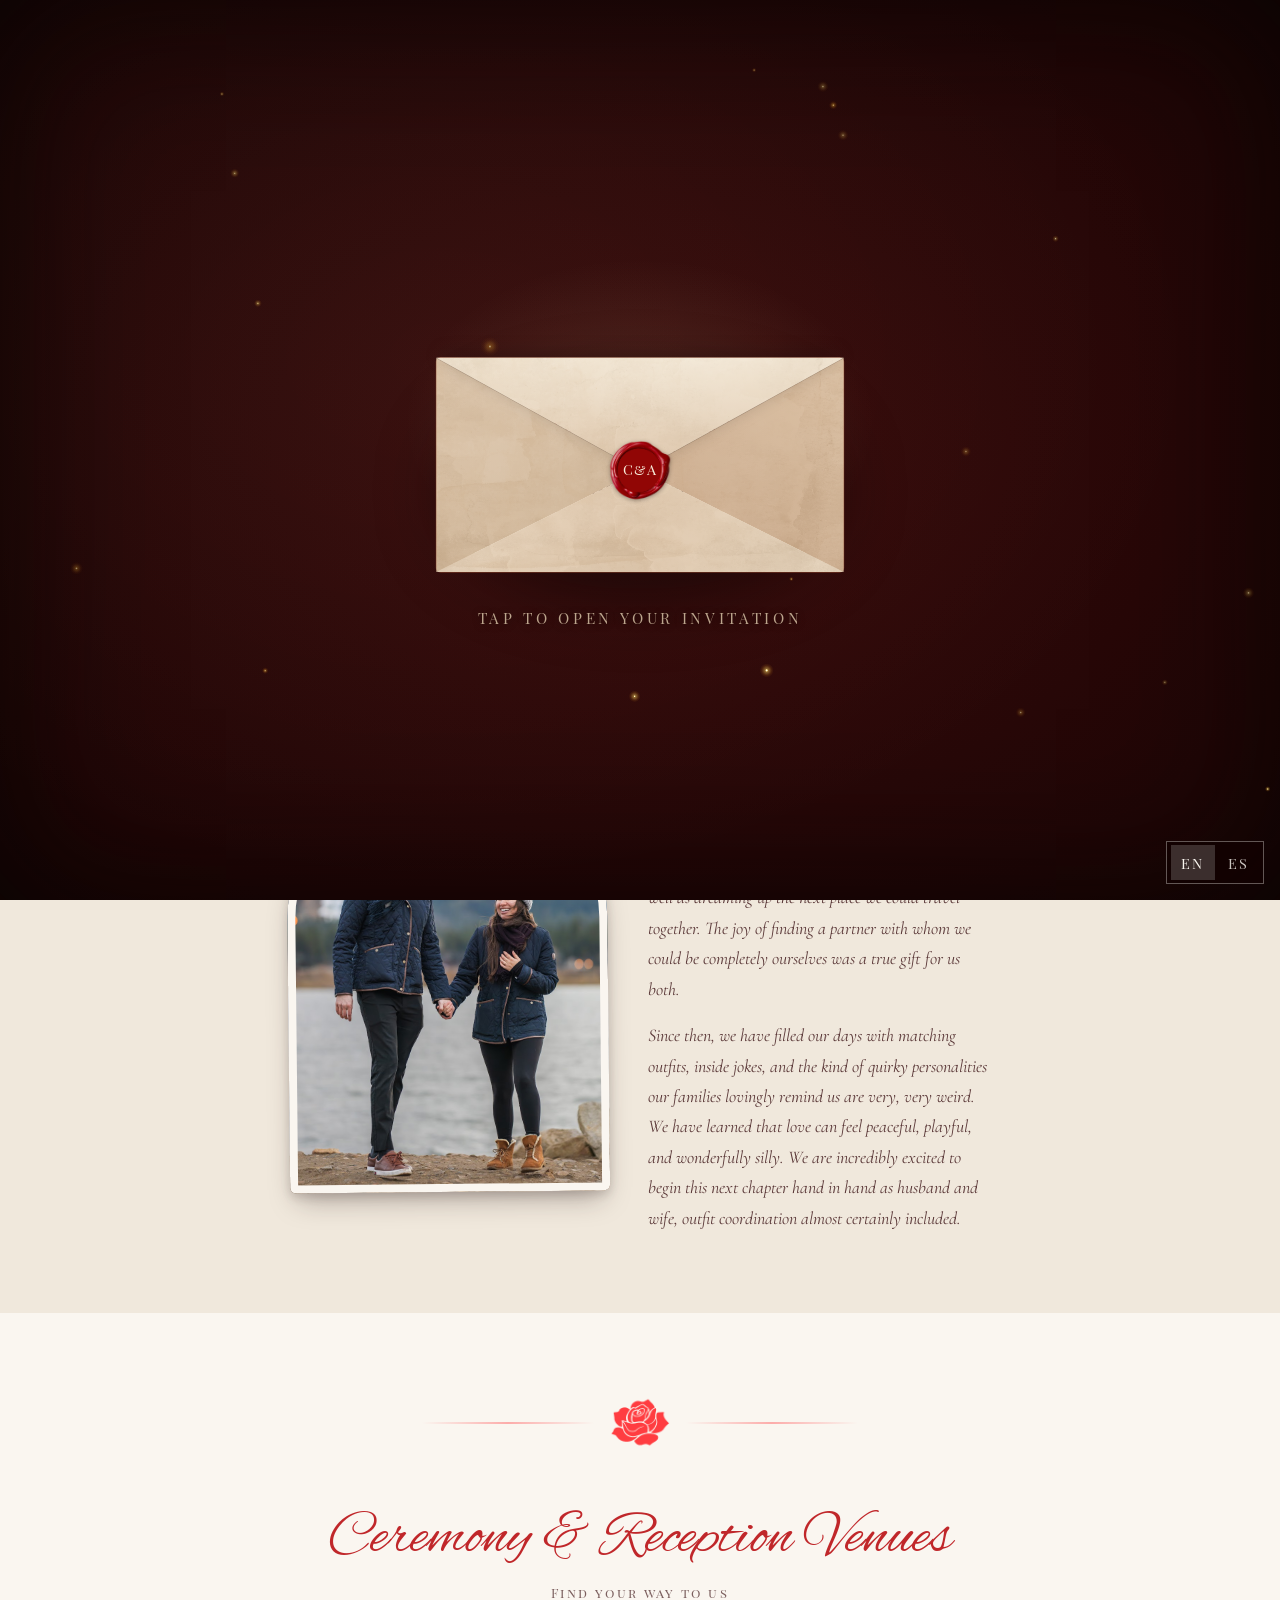
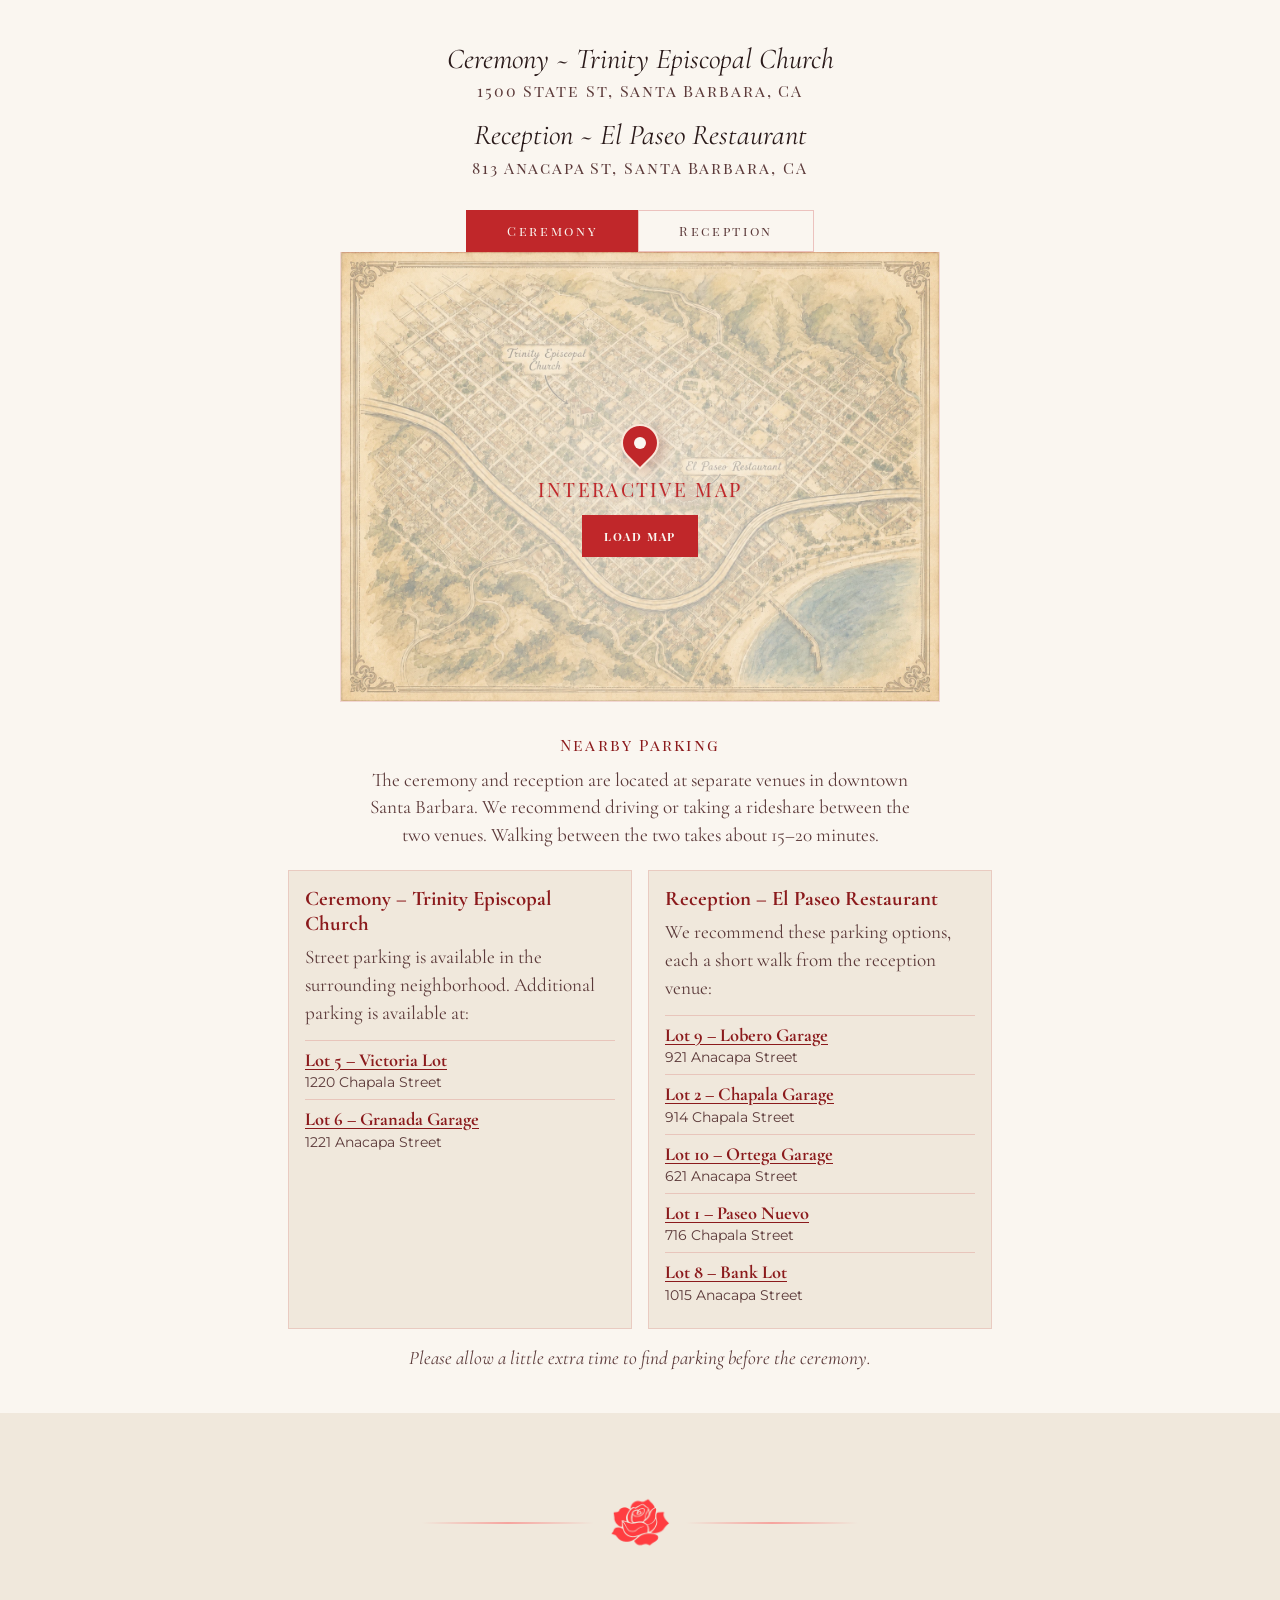
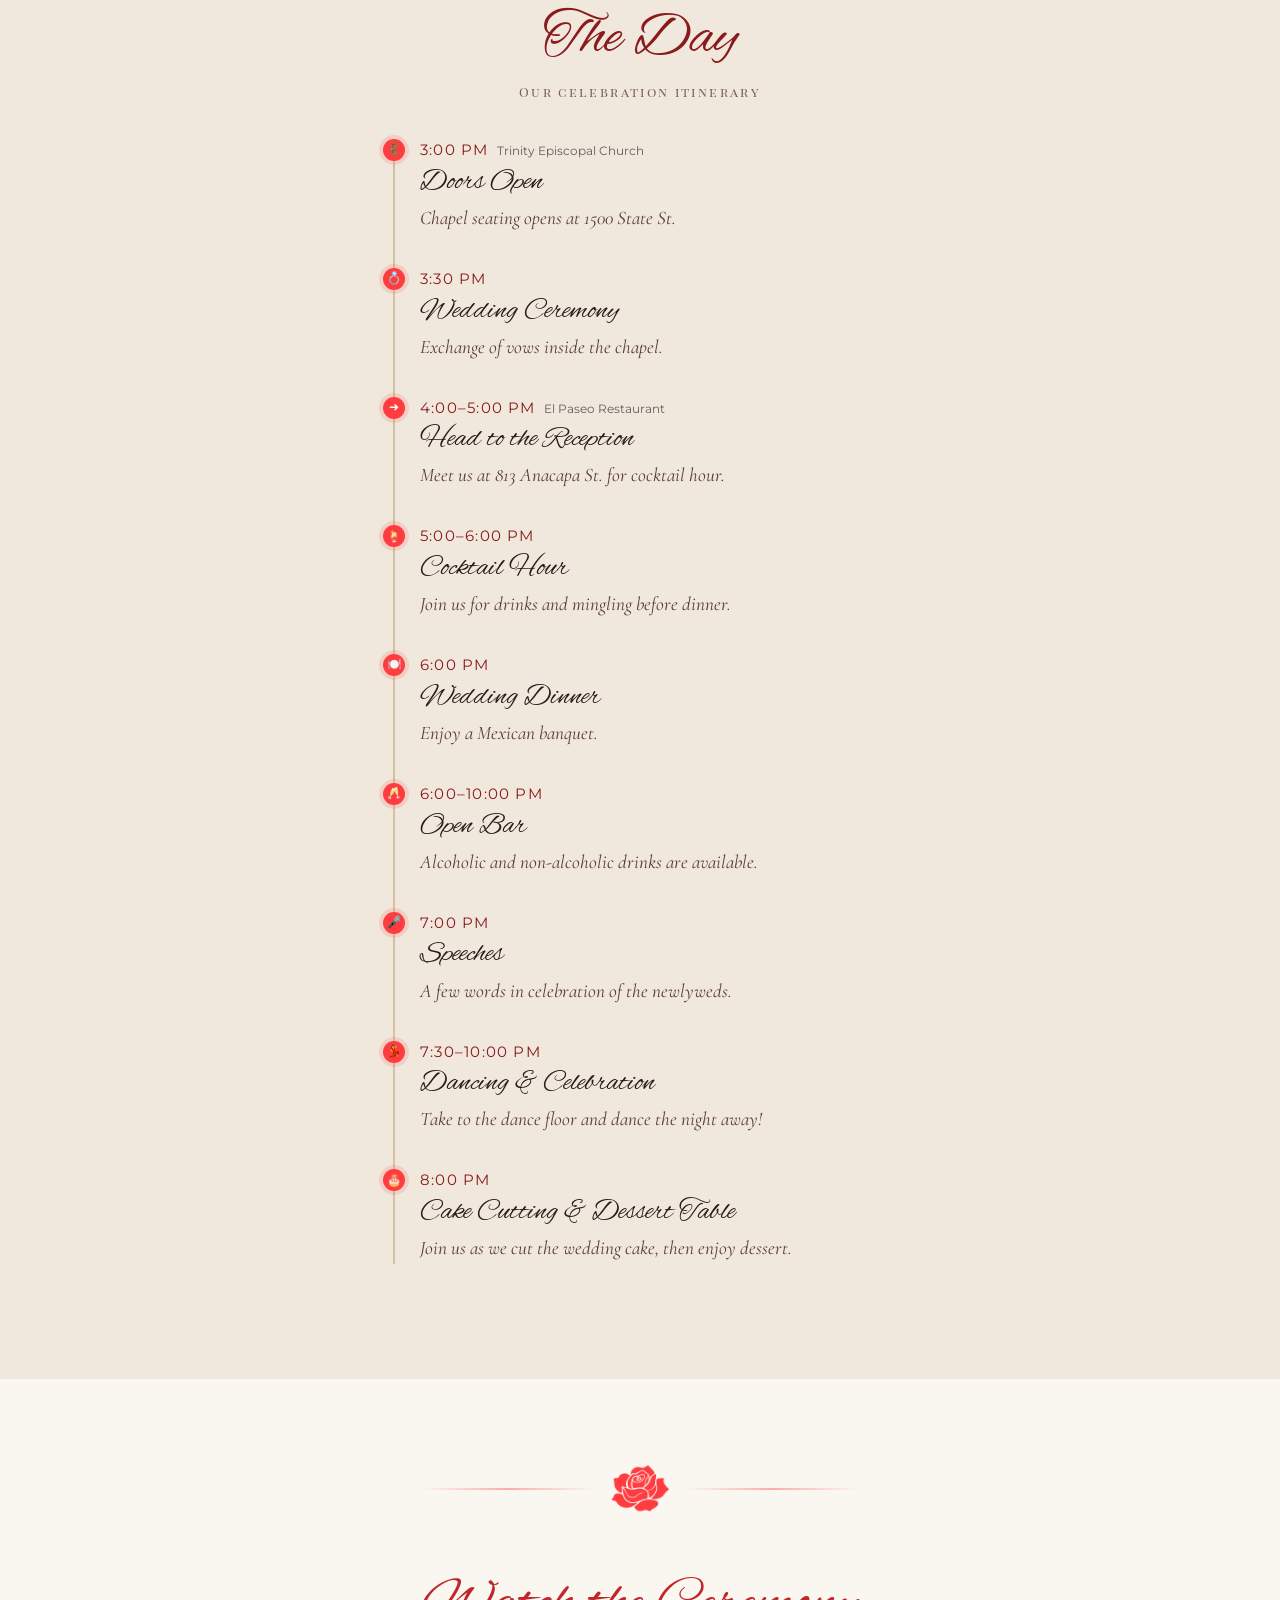
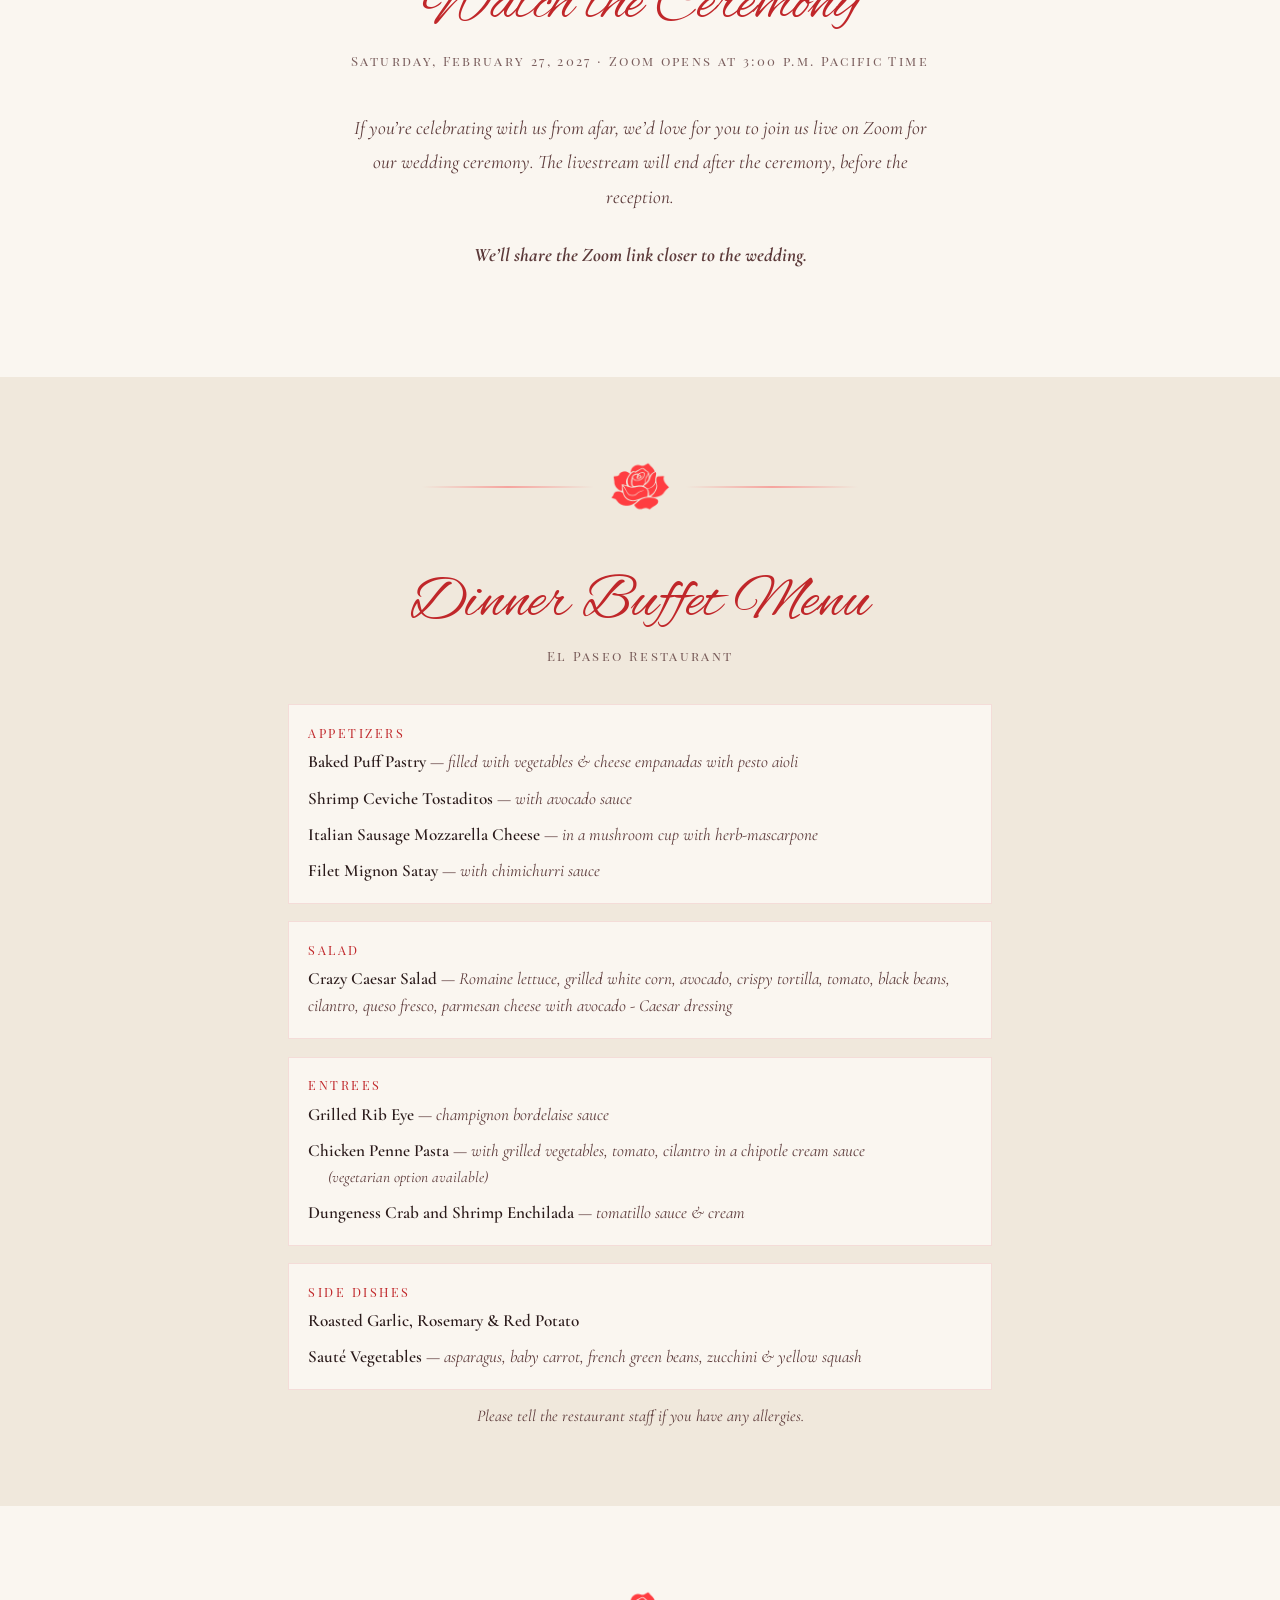
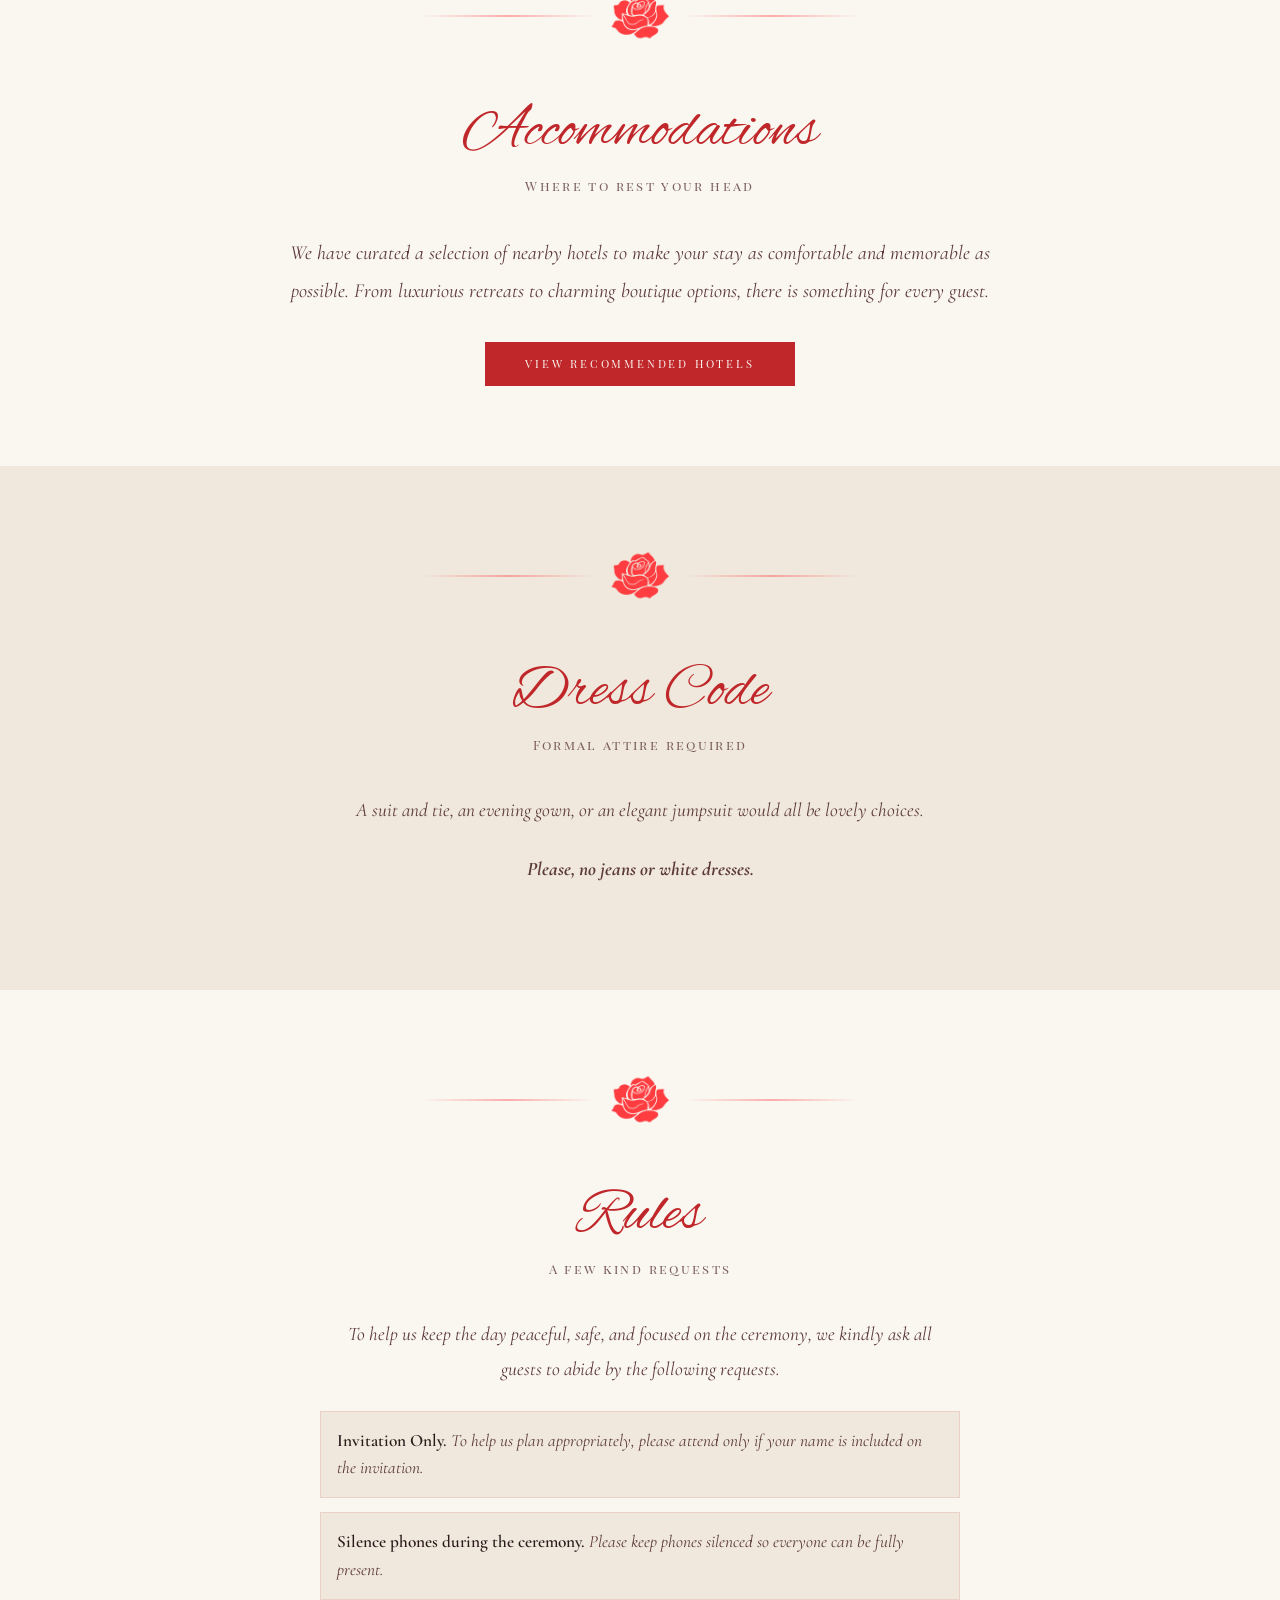
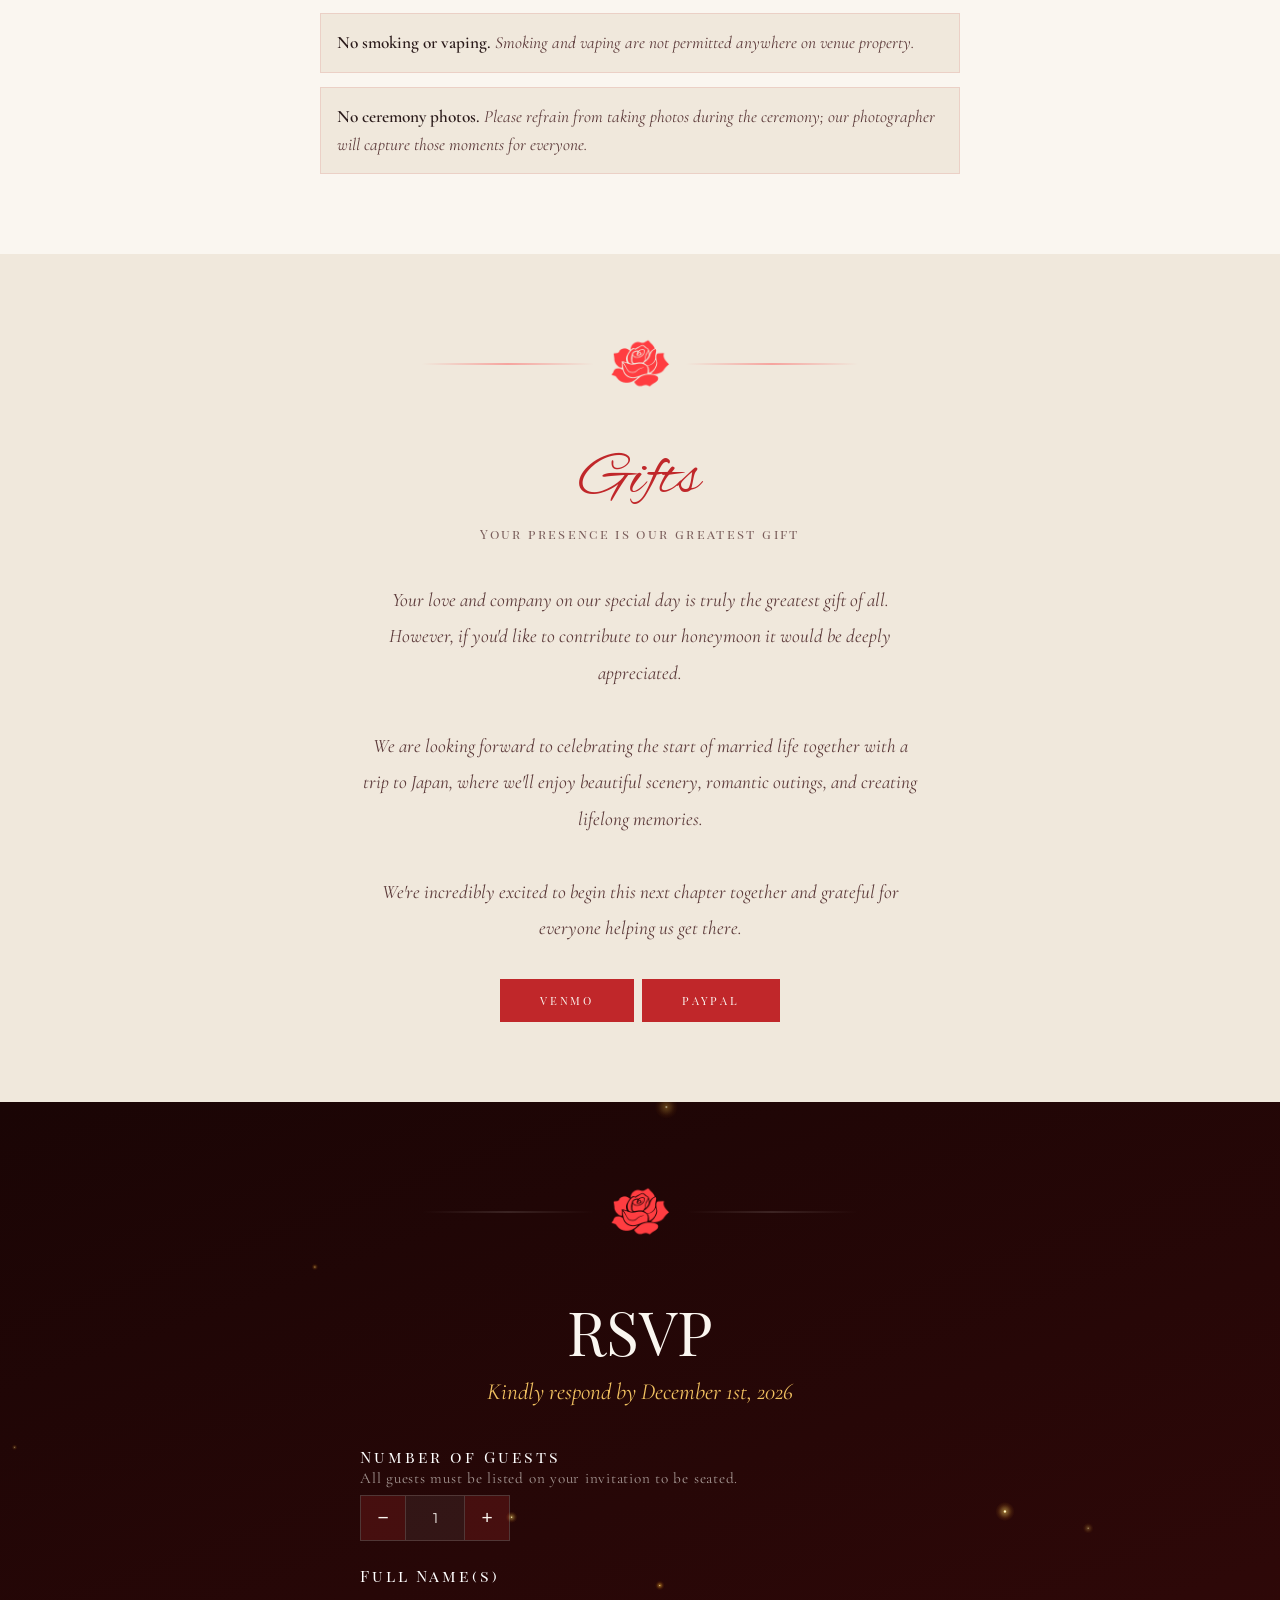
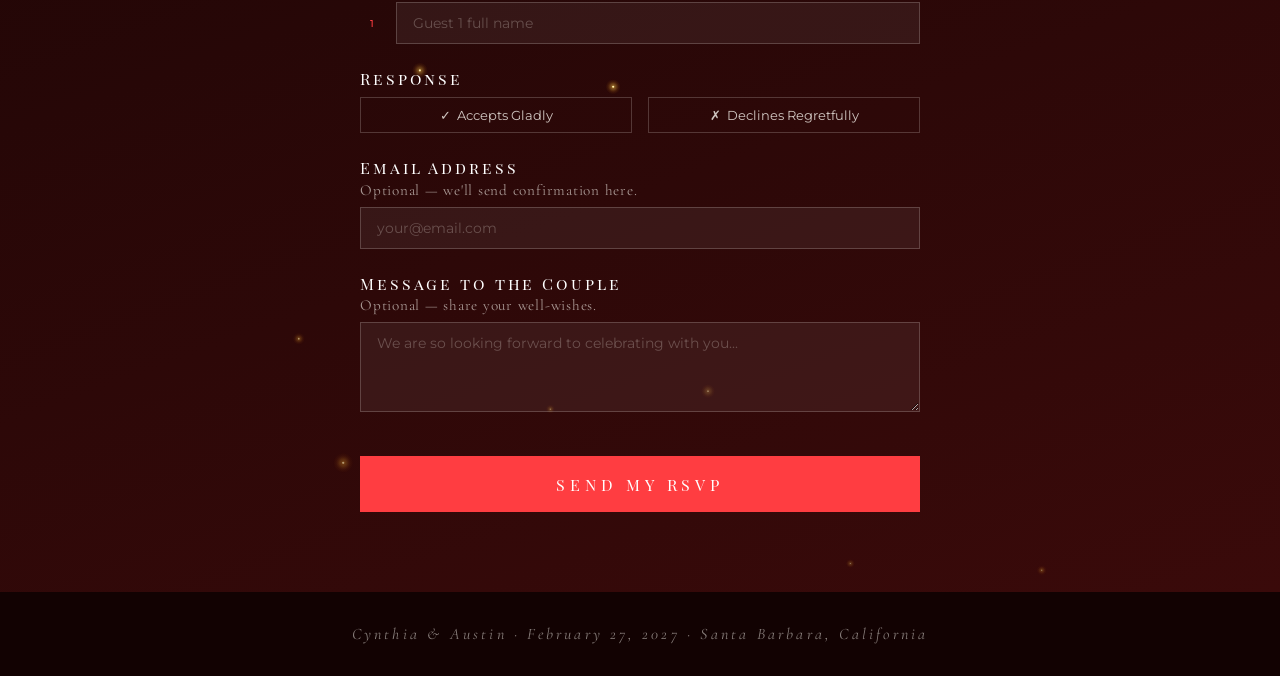
<file: index.html>
<!DOCTYPE html>
<html lang="en">
  <head>
  <meta charset="UTF-8">
  <meta name="viewport" content="width=device-width, initial-scale=1.0">
  <meta name="robots" content="noindex">
  <title>The Wedding of Cynthia & Austin</title>
  <link rel="icon" type="image/png" href="img/rose-icon-red.png">

  <script>
    // Chromium exposes wasDiscarded. Firefox and WebKit do not, so retain the
    // last lifecycle state and scroll position in this tab's session storage.
    (() => {
      const keys = {
        opened: 'weddingInvitationOpened',
        lifecycle: 'weddingInvitationLifecycle',
        scrollY: 'weddingInvitationScrollY',
      };
      let resumingOpenedInvitation = false;
      let resumedScrollY = null;

      try {
        const navigationEntry = performance.getEntriesByType('navigation')[0];
        const navigationType = navigationEntry?.type;
        const wasDiscarded = document.wasDiscarded === true;
        const explicitReload = navigationType === 'reload' && !wasDiscarded;
        const invitationWasOpened = sessionStorage.getItem(keys.opened) === 'true';
        const storedLifecycle = sessionStorage.getItem(keys.lifecycle);

        resumingOpenedInvitation =
          !explicitReload &&
          invitationWasOpened &&
          (wasDiscarded || storedLifecycle === 'hidden');

        if (!resumingOpenedInvitation) {
          sessionStorage.removeItem(keys.opened);
        }

        const savedScrollValue = sessionStorage.getItem(keys.scrollY);
        const savedScrollY = Number(savedScrollValue);
        if (savedScrollValue !== null && Number.isFinite(savedScrollY) && savedScrollY >= 0) {
          resumedScrollY = savedScrollY;
        }
      } catch (_) {}

      window.__resumingOpenedInvitation = resumingOpenedInvitation;
      window.__resumedInvitationScrollY = resumedScrollY;
      window.__weddingInvitationStorageKeys = keys;

      if (resumingOpenedInvitation) {
        document.documentElement.classList.add('resume-opened-invitation');
        document.documentElement.classList.add('invitation-opened');
      }
    })();
  </script>

  <!-- Fonts -->
  <link rel="preconnect" href="https://fonts.googleapis.com">
  <link rel="preconnect" href="https://fonts.gstatic.com" crossorigin>
  <link href="https://fonts.googleapis.com/css2?family=Alex+Brush&family=Cormorant+Garamond:ital,wght@0,300..700;1,300..700&family=Montserrat:ital,wght@0,100..900;1,100..900&family=Playfair+Display+SC:ital,wght@0,400;0,700;0,900;1,400;1,700;1,900&display=swap" rel="stylesheet">

  <!-- Shared styles -->
  <link rel="stylesheet" href="css/styles.css">

  <!-- Page-specific styles -->
  <style>
    /* Keep the document pinned behind the initial fixed overlay. A fixed
       element does not stop its underlying page from scrolling, especially
       with touch/trackpad input. The class is already applied in <head> when
       an opened invitation is being resumed, so those visits remain
       scrollable and can restore their previous position. */
    html:not(.invitation-opened),
    html:not(.invitation-opened) body {
      overflow: hidden;
      overscroll-behavior: none;
    }
    html:not(.invitation-opened) #envelope-screen {
      touch-action: none;
    }

    /* ══════════════════════════════════════
      ENVELOPE SCREEN
    ══════════════════════════════════════ */
    #envelope-screen {
      position: fixed; inset: 0; z-index: 100;
      background:
        radial-gradient(ellipse at center, #3a0a0a 0%, #1a0505 100%);
      display: flex; flex-direction: column;
      align-items: center; justify-content: center;
      cursor: pointer;
      transition: opacity 0.9s ease, visibility 0.9s ease;
      overflow: hidden;
      -webkit-tap-highlight-color: transparent;
    }
    #envelope-screen::before {
      content: '';
      position: absolute;
      inset: 0;
      pointer-events: none;
      background:
        radial-gradient(80% 80% at 35% 40%, rgba(255, 235, 195, 0.04), transparent 75%);
    }
    #envelope-screen::after {
      content: '';
      position: absolute;
      inset: 0;
      pointer-events: none;
      box-shadow: inset 0 0 160px rgba(8, 3, 2, 0.85);
    }
    #envelope-screen.hide { opacity: 0; visibility: hidden; pointer-events: none; }

    .env-hint {
      font-family: 'Playfair Display SC', serif;
      color: rgba(250, 232, 198, 0.7);
      font-size: clamp(0.72rem, 2.3vw, 0.95rem);
      letter-spacing: 0.24em;
      text-transform: uppercase;
      margin-top: 2.2rem;
      text-shadow: 0 1px 8px rgba(0, 0, 0, 0.45);
      animation: pulse 3.2s ease-in-out infinite;
      position: relative;
      z-index: 2;
    }
    @keyframes pulse { 0%,100%{opacity:0.45} 50%{opacity:0.95} }
    #envelope-screen.opening .env-hint {
      animation: none;
      opacity: 0;
      transition: opacity 0.45s ease;
    }

    /* SVG envelope */
    .envelope-wrap {
      position: relative;
      width: clamp(270px, 62vw, 450px);
      aspect-ratio: 420 / 280;
      z-index: 2;
      perspective: 1400px;
    }
    .envelope-wrap::before {
      content: '';
      position: absolute;
      inset: -20px;
      background: radial-gradient(ellipse at center, rgba(241, 207, 157, 0.2) 0%, transparent 68%);
      opacity: 0.7;
      z-index: -1;
    }
    .envelope-wrap::after {
      content: '';
      position: absolute;
      left: 8%; right: 8%;
      bottom: -18px; top: 40%;
      background: rgba(10, 3, 2, 0.65);
      filter: blur(36px);
      border-radius: 50%;
      z-index: -1;
    }

    /* iOS Safari clips transformed SVG children to the root viewBox even with
       overflow: visible. The SVG has 155 units of real headroom above y=0 for
       the pulled-out letter; these dimensions map the original 420x280 art
       back onto the wrapper so the resting envelope layout is unchanged. */
    svg.env {
      position: absolute;
      left: 0;
      top: -55.357142857%;
      width: 100%;
      height: 155.357142857%;
      overflow: visible;
      display: block;
    }

    /* envelope body */
    .env-body { fill: url(#envBodyGrad); filter: url(#roughPaper); }
    .env-side-l { fill: url(#envLeftGrad); filter: url(#roughPaper); }
    .env-side-r { fill: url(#envRightGrad); filter: url(#roughPaper); }
    .env-bottom { fill: url(#envBottomGrad); filter: url(#roughPaper); }
    .env-paper-overlay {
      fill: url(#paperTexture);
      opacity: 0.22;
    }

    /* flap */
    .flap-group {
      transform-origin: 210px 80px;
    }
    /* Static transform is the resting pose; the keyframes override it while
       running and settle on the same value (skipEnvelopeInstantly suppresses
       the animation so the pose applies instantly). Slight overshoot past
       -152° so the paper feels like it has weight. */
    .flap-group.open {
      transform: rotateX(-152deg) translateY(-2px);
      animation: flapFold 1.45s forwards;
    }
    @keyframes flapFold {
      0%   { transform: rotateX(0deg) translateY(0); animation-timing-function: cubic-bezier(0.5, 0.05, 0.55, 0.95); }
      38%  { transform: rotateX(-90deg) translateY(-1px); animation-timing-function: cubic-bezier(0.3, 0.4, 0.35, 1); }
      74%  { transform: rotateX(-159deg) translateY(-2px); animation-timing-function: cubic-bezier(0.4, 0, 0.5, 1); }
      100% { transform: rotateX(-152deg) translateY(-2px); }
    }

    .env-flap {
      fill: url(#envFlapGrad);
      filter: drop-shadow(0 -4px 8px rgba(0,0,0,0.2));
    }
    .env-flap-back {
      fill: #b08f72;
      backface-visibility: visible;
    }
    .flap-front-layer {
      opacity: 1;
    }
    .flap-back-layer {
      opacity: 0;
    }
    .flap-back-static {
      fill: #b08f72;
    }
    .envelope-wrap.past-fold .flap-front-layer { opacity: 0; }
    .envelope-wrap.past-fold .flap-back-layer { opacity: 1; }

    /* wax seal */
    .seal-group {
      transform-box: fill-box;
      transform-origin: center;
      backface-visibility: visible;
    }
    .seal-img {
      filter: drop-shadow(0 1px 2px rgba(0, 0, 0, 0.35));
    }
    .seal-monogram {
      font-family: 'Playfair Display SC', serif;
      font-size: 13.5px;
      fill: #f8ecda;
      letter-spacing: 0.8px;
      text-anchor: middle;
      dominant-baseline: middle;
      pointer-events: none;
    }
    /* On tap the seal pops, cracks free, and falls out of frame; the monogram
       goes with it. seal-gone is the instant version for the skip path. */
    .envelope-wrap.seal-cracked .seal-group {
      animation: sealBreak 0.95s forwards;
    }
    .envelope-wrap.seal-gone .seal-group {
      animation: none;
      opacity: 0;
    }
    @keyframes sealBreak {
      0%   { transform: translateY(0) rotate(0deg) scale(1); opacity: 1; animation-timing-function: cubic-bezier(0.2, 0.7, 0.3, 1.35); }
      30%  { transform: translateY(-3px) rotate(-6deg) scale(1.14); opacity: 1; animation-timing-function: cubic-bezier(0.55, 0, 0.75, 0.4); }
      70%  { transform: translateY(64px) rotate(20deg) scale(1.08); opacity: 0.92; animation-timing-function: cubic-bezier(0.35, 0, 0.7, 0.55); }
      100% { transform: translateY(160px) rotate(44deg) scale(1.04); opacity: 0; }
    }

    /* letter sliding out. -150px lifts the card fully clear of the envelope
       pocket (card bottom y222 → 72, above the front triangles' top edge), so
       the match-cut twin swap happens with no part of the card hidden — the
       swap would otherwise pop the tucked-in lower third in front of the
       envelope in a single frame. */
    .env-letter {
      transform: translateY(55px);
      transition: transform 1.45s cubic-bezier(0.33, 0, 0.22, 1);
    }
    .env-letter.released {
      clip-path: none;
    }
    .env-letter.open {
      transform: translateY(-150px);
    }

    /* Match-cut letter twin: an HTML copy of the SVG letter, positioned over
       it by JS, that zooms toward the viewer until its paper fills the screen.
       All geometry is in --lu (letter units, 1/310th of the letter's on-screen
       width) so it scales with the envelope; the SVG letter's coordinates map
       1:1 onto --lu multiples. */
    .letter-twin {
      position: absolute;
      z-index: 3;
      background: #f9f0e2;
      border-radius: calc(var(--lu) * 3);
      transform-origin: center;
      will-change: transform;
      overflow: hidden;
    }
    /* The scale target only slightly overshoots cover and the paper starts
       fading early, so the transition reaches the hero before the invitation
       does a heavy push-in. */
    .letter-twin.zoom {
      animation: letterZoom 1.45s cubic-bezier(0.5, 0, 0.4, 1) forwards;
    }
    @keyframes letterZoom {
      0%   { transform: scale(1); opacity: 1; }
      38%  { opacity: 1; }
      100% { transform: scale(calc(var(--letter-cover-scale, 8) * 1.08)); opacity: 0; }
    }
    .letter-twin .lt-border {
      position: absolute;
      inset: calc(var(--lu) * 10);
      border: calc(var(--lu) * 0.8) solid rgba(207, 173, 121, 0.7);
    }
    .letter-twin .lt-rule {
      position: absolute;
      left: calc(var(--lu) * 29);
      right: calc(var(--lu) * 29);
      height: calc(var(--lu) * 0.55);
      background: #ceb79a;
    }
    .letter-twin .lt-text {
      position: absolute;
      left: 0;
      width: 100%;
      text-align: center;
      line-height: 1;
      white-space: nowrap;
    }
    .letter-twin .lt-invited {
      top: calc(var(--lu) * 51);
      font-family: 'Cormorant Garamond', serif;
      font-style: italic;
      font-size: calc(var(--lu) * 19);
      color: #8b2a1d;
    }
    .letter-twin .lt-wedding-of {
      top: calc(var(--lu) * 83);
      font-family: 'Playfair Display SC', serif;
      font-size: calc(var(--lu) * 10.5);
      letter-spacing: calc(var(--lu) * 2.2);
      color: #735847;
    }
    .letter-twin .lt-names {
      top: calc(var(--lu) * 103);
      font-family: 'Alex Brush', cursive;
      font-size: calc(var(--lu) * 27);
      color: #2f1b12;
    }
    .letter-twin .lt-divider {
      position: absolute;
      top: calc(var(--lu) * 140);
      left: calc(var(--lu) * 71);
      width: calc(var(--lu) * 168);
      height: calc(var(--lu) * 0.85);
      background: rgba(175, 124, 52, 0.65);
    }
    .letter-twin .lt-date {
      top: calc(var(--lu) * 154);
      font-family: 'Playfair Display SC', serif;
      font-size: calc(var(--lu) * 9.4);
      letter-spacing: calc(var(--lu) * 3.2);
      color: #614837;
    }

    /* Warm light bloom over the envelope→hero crossover. */
    .reveal-flash {
      position: fixed;
      inset: 0;
      z-index: 150;
      pointer-events: none;
      opacity: 0;
      background: radial-gradient(ellipse 90% 75% at 50% 42%,
        rgba(255, 243, 214, 0.98) 0%,
        rgba(255, 219, 156, 0.55) 46%,
        rgba(255, 200, 120, 0) 78%);
    }
    .reveal-flash.on {
      animation: revealFlash 1.35s ease-out forwards;
    }
    @keyframes revealFlash {
      0%   { opacity: 0; }
      16%  { opacity: 1; }
      100% { opacity: 0; }
    }

    /* ══════════════════════════════════════
      HERO SECTION
    ══════════════════════════════════════ */
    #hero-story-transition {
      position: relative;
      height: calc(var(--hero-h, 100svh) * 1.5);
      z-index: 2;
    }
    .hero-story-sticky {
      position: sticky;
      top: 0;
      height: var(--hero-h, 100svh);
      overflow: hidden;
      isolation: isolate;
      background: var(--ivory-dark);
      will-change: opacity;
    }
    #hero {
      position: relative;
      width: 100%; height: var(--hero-h, 100svh);
      display: flex; flex-direction: column;
      align-items: center; justify-content: center;
      overflow: hidden;
      opacity: 0;
      transition: opacity 1.2s ease;
    }
    #hero.visible { opacity: 1; }
    .hero-story-sticky #hero {
      position: absolute;
      inset: 0;
      height: 100%;
      z-index: 1;
    }
    .hero-story-real {
      position: relative;
      z-index: 1;
      margin-top: calc(var(--hero-h, 100svh) * -1);
    }

    .hero-parallax {
      position: absolute;
      inset: 0;
      z-index: 1;
    }

    /* Each layer is oversized so JS parallax never exposes gaps. */
    .hero-layer {
      position: absolute;
      width: 135%;
      height: 135%;
      left: -17.5%;
      top: -17.5%;
      background-repeat: no-repeat;
      transform: translateZ(0);
      /* Stops WebKit re-rasterizing the layer mid-transform (the classic
         iOS/old-Android parallax flicker). No visual change. */
      backface-visibility: hidden;
      -webkit-backface-visibility: hidden;
    }
    /* Promote the layers that move every frame to their own compositor tile.
       Sky is intentionally NOT here: it no longer scroll-parallaxes (scrollMult
       0) and its old filter was removed, so it only animates once at entrance —
       JS demotes it to a 2D transform at rest (frozenAlways) so the largest
       layer never holds a resident tile. Arches are included because they are
       transformed every frame; bare translateZ(0) is treated as a hint, not a
       guarantee, on mobile WebKit. */
    .hero-layer.bushes,
    .hero-layer.church,
    .hero-layer.arch-left,
    .hero-layer.arch-right { will-change: transform; }
    /* Low-power devices: these layers are frozen (no scroll motion) in degraded
       mode, so don't keep them permanently promoted — holding oversized scaled
       tiles resident is what makes weak GPUs drop/mis-place them (the church
       rendering off-centre). Bushes still parallaxes, so it keeps its hint. */
    html.hero-degraded .hero-layer.church,
    html.hero-degraded .hero-layer.arch-left,
    html.hero-degraded .hero-layer.arch-right { will-change: auto; }
    .hero-layer.sky {
      background-position: center top;
      background-size: cover;
      z-index: 0;
      /* Brightness darkening absorbed into .hero-overlay so the compositor
         doesn't run a filter pass on the largest transformed layer. */
    }
    .hero-layer.church {
      background-size: 1024px auto;
      background-position: center bottom;
      z-index: 1;
      /* Same as sky — darkening lives on .hero-overlay now. */
    }
    .hero-layer.arch-left,
    .hero-layer.arch-right {
      width: 58%;
      height: 135%;
      top: -17.5%;
      left: auto;
      right: auto;
      background: none;
      overflow: visible;
      z-index: 3;
    }
    .hero-layer.arch-left { left: -3%; }
    .hero-layer.arch-right { right: -3%; left: auto; }

    .hero-layer.arch-left::before,
    .hero-layer.arch-right::before {
      content: "";
      position: absolute;
      left: 50%;
      top: 50%;
      height: 100%;
      aspect-ratio: 1 / 1;
      transform: translate(-50%, -50%);
      background-repeat: no-repeat;
      background-size: 100% 100%;
      background-position: center center;
    }
    .hero-layer.bushes {
      background-repeat: repeat-x;
      background-size: auto 42vh;
      background-position: center 100%;
      z-index: 4;
      transform-origin: center bottom;
    }
    html.hero-assets-priority .hero-layer.sky,
    html.hero-assets-ready .hero-layer.sky {
      background-image: url('img/sky-clouds.webp');
    }
    html.hero-assets-priority .hero-layer.church,
    html.hero-assets-ready .hero-layer.church {
      background-image: url('img/bg-church.webp');
    }
    html.hero-assets-priority .hero-layer.arch-left::before,
    html.hero-assets-ready .hero-layer.arch-left::before {
      background-image: url('img/garden-arch-left.webp');
    }
    html.hero-assets-priority .hero-layer.arch-right::before,
    html.hero-assets-ready .hero-layer.arch-right::before {
      background-image: url('img/garden-arch-right.webp');
    }
    html.hero-assets-priority .hero-layer.bushes,
    html.hero-assets-ready .hero-layer.bushes {
      background-image: url('img/bushes.webp');
    }

    .hero-overlay {
      position: absolute; inset: 0;
      /* Half the strength of the post-filter-removal gradient — enough to
         keep the white hero text legible without re-darkening the scene. */
      background: linear-gradient(to bottom,
        rgba(9, 2, 2, 0.18) 0%,
        rgba(9, 2, 2, 0.08) 30%,
        rgba(9, 2, 2, 0.15) 60%,
        rgba(9, 2, 2, 0.31) 100%);
      z-index: 2;
    }

    .hero-content {
      position: relative; z-index: 5;
      text-align: center;
      width: min(92vw, 760px);
      padding: 2rem;
      isolation: isolate;
    }
    .hero-content::before {
      content: '';
      position: absolute;
      left: 50%;
      top: 46%;
      width: min(110vw, 780px);
      height: 78%;
      min-height: 340px;
      transform: translate(-50%, -50%);
      border-radius: 50%;
      background:
        radial-gradient(ellipse at center,
          rgba(18, 6, 4, 0.43) 0%,
          rgba(18, 6, 4, 0.31) 34%,
          rgba(18, 6, 4, 0.12) 66%,
          transparent 100%);
      filter: blur(14px);
      opacity: 0.88;
      z-index: -1;
      pointer-events: none;
    }
    .hero-copy-fade {
      opacity: 0;
      transform: translateY(24px);
    }
    #hero.visible .hero-copy-fade {
      animation: fadeUp 0.95s ease 1.25s both;
    }
    @keyframes fadeUp { from{opacity:0;transform:translateY(30px)} to{opacity:1;transform:none} }

    .hero-eyebrow {
      font-family: 'Playfair Display SC', serif;
      font-size: clamp(0.8rem, 2vw, 1.0rem);
      font-weight: 700;
      letter-spacing: 0.2em;
      color: #fff;
      margin-bottom: 0.75rem;
      text-shadow:
        0 1px 2px rgba(0,0,0,0.68),
        0 4px 12px rgba(0,0,0,0.62),
        0 12px 30px rgba(0,0,0,0.48),
        0 0 18px rgba(255,235,198,0.18);
    }

    .hero-wedding-of {
      font-family: 'Playfair Display SC', serif;
      font-size: clamp(1rem, 3vw, 1.4rem);
      font-weight: 700;
      color: #fff;
      display: block;
      margin-bottom: 0.3em;
      letter-spacing: 0.1em;
      text-transform: uppercase;
      text-shadow:
        0 1px 2px rgba(0,0,0,0.68),
        0 4px 12px rgba(0,0,0,0.62),
        0 12px 30px rgba(0,0,0,0.48),
        0 0 18px rgba(255,235,198,0.18);
    }

    .hero-names {
      font-family: 'Alex Brush', cursive;
      font-size: clamp(3rem, 12vw, 7rem);
      font-weight: 300;
      color: var(--ivory);
      line-height: 1;
      text-shadow:
        0 2px 3px rgba(0,0,0,0.72),
        0 6px 18px rgba(0,0,0,0.66),
        0 16px 42px rgba(0,0,0,0.55),
        0 0 22px rgba(255,238,204,0.2);
    }

    .hero-ampersand {
      color: var(--red);
      font-style: italic;
      display: block;
      font-size: clamp(2.5rem, 10vw, 5.5rem);
      margin: 0.1em 0;
    }
    .letter-span {
      display: inline-block;
      opacity: 0;
      transform: translateY(14px);
      transition: opacity 0.42s ease, transform 0.42s ease;
    }
    .letter-span.revealed {
      opacity: 1;
      transform: translateY(0);
    }

    .hero-divider {
      width: 80px; height: 1px;
      background: linear-gradient(to right, transparent, var(--gold), transparent);
      margin: 1.5rem auto;
    }

    .hero-date {
      font-family: 'Cormorant Garamond', serif;
      font-size: clamp(1.1rem, 3.5vw, 1.6rem);
      color: #fff;
      font-weight: 700;
      font-style: italic;
      letter-spacing: 0.05em;
      text-shadow:
        0 1px 2px rgba(0,0,0,0.68),
        0 4px 12px rgba(0,0,0,0.62),
        0 12px 30px rgba(0,0,0,0.48),
        0 0 18px rgba(255,235,198,0.18);
    }

    .hero-location {
      font-family: 'Playfair Display SC', serif;
      font-size: clamp(0.8rem, 2vw, 1.0rem);
      font-weight: 700;
      letter-spacing: 0.3em;
      color: #fff;
      margin-top: 0.75rem;
      text-shadow:
        0 1px 2px rgba(0,0,0,0.68),
        0 4px 12px rgba(0,0,0,0.62),
        0 12px 30px rgba(0,0,0,0.48),
        0 0 18px rgba(255,235,198,0.18);
    }

    .hero-countdown {
      display: grid;
      grid-template-columns: repeat(4, minmax(52px, 1fr));
      gap: clamp(0.3rem, 1vw, 0.55rem);
      width: min(100%, 390px);
      margin: 1.25rem auto 0;
      color: var(--ivory);
      text-shadow:
        0 1px 2px rgba(0,0,0,0.68),
        0 4px 12px rgba(0,0,0,0.62),
        0 12px 30px rgba(0,0,0,0.48),
        0 0 18px rgba(255,235,198,0.18);
    }
    .countdown-unit {
      min-width: 0;
      padding: 0.65rem 0.5rem 0.7rem;
    }
    .countdown-value {
      display: block;
      font-family: 'Playfair Display SC', serif;
      font-size: clamp(2.175rem, 6vw, 3rem);
      font-weight: 700;
      line-height: 1;
      color: #fff;
    }
    .countdown-label {
      display: block;
      margin-top: 0.5rem;
      font-family: 'Cormorant Garamond', serif;
      font-size: clamp(0.78rem, 2.55vw, 1.02rem);
      font-weight: 700;
      letter-spacing: 0.12em;
      color: #fff;
    }

    /* scroll indicator */
    .scroll-hint {
      position: absolute;
      bottom: 2.5rem;
      z-index: 6;
      text-align: center;
      opacity: 0;
      transform: translateY(12px);
      padding: 0.65rem 1.35rem 0.85rem;
      isolation: isolate;
    }
    .scroll-hint::before {
      content: '';
      position: absolute;
      left: 50%;
      top: 52%;
      width: 190%;
      height: 150%;
      transform: translate(-50%, -50%);
      border-radius: 50%;
      background:
        radial-gradient(ellipse at center,
          rgba(18, 6, 4, 0.36) 0%,
          rgba(18, 6, 4, 0.24) 42%,
          rgba(18, 6, 4, 0.08) 72%,
          transparent 100%);
      filter: blur(10px);
      z-index: -1;
      pointer-events: none;
    }
    #hero.visible .scroll-hint {
      animation: fadeUp 0.85s ease 1.65s both;
    }
    .scroll-hint span {
      display: block;
      font-size: 0.9rem;
      letter-spacing: 0.18em;
      text-transform: uppercase;
      color: rgba(250,246,240,0.78);
      margin-bottom: 0.65rem;
      font-weight: 600;
      text-shadow:
        0 1px 2px rgba(0,0,0,0.45),
        0 5px 14px rgba(0,0,0,0.45);
    }
    .scroll-chevrons { display: flex; flex-direction: column; align-items: center; gap: 3px; }
    .scroll-chevrons i {
      display: block; width: 14px; height: 14px;
      border-right: 2px solid rgba(250,246,240,0.58);
      border-bottom: 2px solid rgba(250,246,240,0.58);
      transform: rotate(45deg);
      animation: chevron 1.5s ease-in-out infinite;
    }
    .scroll-chevrons i:nth-child(2) { animation-delay: 0.15s; }
    .scroll-chevrons i:nth-child(3) { animation-delay: 0.3s; }
    @keyframes chevron { 0%,100%{opacity:0.2} 50%{opacity:1} }

    /* hero RSVP CTA */
    .hero-cta {
      display: inline-block;
      margin-top: 1.75rem;
      padding: 1.05rem 3rem;
      font-family: 'Playfair Display SC', serif;
      font-size: 1rem;
      letter-spacing: 0.3em;
      text-transform: uppercase;
      color: var(--ivory);
      background: rgba(192, 39, 42, 0.92);
      border: 1px solid rgba(250, 246, 240, 0.35);
      text-decoration: none;
      backdrop-filter: blur(2px);
      -webkit-backdrop-filter: blur(2px);
      transition: background 0.25s ease, transform 0.2s ease, border-color 0.25s ease;
    }
    .hero-cta:hover {
      background: var(--red-deep);
      border-color: rgba(250, 246, 240, 0.6);
      transform: translateY(-2px);
    }
    .hero-cta:focus-visible {
      outline: 2px solid var(--gold);
      outline-offset: 3px;
    }
    @media (max-width: 480px) {
      .hero-content {
        width: min(94vw, 420px);
        padding: 1.35rem 1rem 1.6rem;
      }
      .hero-content::before {
        width: 118vw;
        height: 86%;
        min-height: 410px;
        background:
          radial-gradient(ellipse at center,
            rgba(18, 6, 4, 0.58) 0%,
            rgba(18, 6, 4, 0.4) 38%,
            rgba(18, 6, 4, 0.18) 70%,
            transparent 100%);
        filter: blur(16px);
        opacity: 0.95;
      }
      .hero-location { letter-spacing: 0.22em; }
      .hero-countdown {
        grid-template-columns: repeat(4, minmax(42px, 1fr));
        gap: 0.25rem;
        width: min(100%, 318px);
        margin-top: 1rem;
      }
      .countdown-unit {
        padding: 0.55rem 0.3rem 0.6rem;
      }
      .countdown-label {
        font-size: 0.75rem;
        letter-spacing: 0.08em;
      }
      .scroll-hint {
        bottom: 1.75rem;
        padding: 0.7rem 1.15rem 0.9rem;
      }
      .scroll-hint::before {
        width: 220%;
        height: 165%;
        background:
          radial-gradient(ellipse at center,
            rgba(18, 6, 4, 0.48) 0%,
            rgba(18, 6, 4, 0.32) 44%,
            rgba(18, 6, 4, 0.12) 74%,
            transparent 100%);
      }
      .hero-cta { font-size: 0.9rem; padding: 0.9rem 2.4rem; margin-top: 1.25rem; letter-spacing: 0.28em; }
    }

    @media (min-width: 769px) and (pointer: fine) {
      body { --hero-h: 100svh; }

      #hero {
        display: grid;
        /* Keep the invitation centered when there is room, and reserve the
           hint's full height in the bottom row on shorter screens. */
        grid-template: minmax(0, 1fr) auto minmax(max-content, 1fr) / minmax(0, 1fr);
        justify-items: center;
      }
      .hero-content { grid-row: 2; }
      .scroll-hint {
        grid-row: 3;
        position: relative;
        bottom: auto;
        align-self: end;
        margin: 0.75rem 0 2.5rem;
        pointer-events: none;
      }

      @media (max-height: 60em) {
        .hero-content { padding-block: 1.25rem; }
        .hero-names { font-size: clamp(3rem, min(12vw, 12svh), 7rem); }
        .hero-ampersand { font-size: clamp(2.5rem, min(10vw, 9svh), 5.5rem); }
        .hero-countdown { margin-top: 0.75rem; }
        .hero-cta { margin-top: 1rem; }
        .scroll-hint { margin-bottom: 1rem; }
      }

      @media (max-height: 48em) {
        /* Let the page scroll through the full invitation on very short screens. */
        #hero-story-transition, .hero-story-sticky { height: auto; }
        .hero-story-sticky, .hero-story-sticky #hero { position: relative; }
        .hero-story-sticky #hero { height: auto; min-height: var(--hero-h); }
        .hero-story-real { margin-top: 0; }
      }
    }

    /* ── OUR STORY ─────────────────────────────────────── */
    .ourstory-layout {
      display: grid;
      grid-template-columns: minmax(220px, 320px) 1fr;
      gap: clamp(1.5rem, 4vw, 2.5rem);
      align-items: center;
      margin-top: 1rem;
    }
    .ourstory-photo-frame {
      position: relative;
      margin: 0;
      border-radius: 50% 50% 6px 6px / 35% 35% 6px 6px;
      overflow: hidden;
      background: var(--ivory);
      padding: 8px;
      box-shadow:
        0 1px 0 rgba(255,255,255,0.5) inset,
        0 14px 28px -8px rgba(42, 26, 26, 0.35),
        0 4px 10px rgba(42, 26, 26, 0.15);
      transform: rotate(-0.6deg);
    }
    .ourstory-photo-frame::after {
      content: '';
      position: absolute;
      inset: 0;
      border-radius: inherit;
      box-shadow: inset 0 0 0 8px var(--ivory);
      pointer-events: none;
      z-index: 1;
    }
    .ourstory-photo {
      display: block;
      width: 100%;
      height: auto;
      aspect-ratio: 3 / 4;
      object-fit: cover;
      object-position: 45% center;
      transform: scale(1.15) translateY(-3%);
      transform-origin: center;
      border-radius: 50% 50% 4px 4px / 35% 35% 4px 4px;
    }
    .ourstory-copy {
      display: flex;
      flex-direction: column;
      gap: 1rem;
    }
    .ourstory-text {
      margin: 0;
      font-size: clamp(1rem, 1.4vw, 1.15rem);
      line-height: 1.7;
      color: var(--text-mid);
      font-style: italic;
    }
    @media (max-width: 720px) {
      .ourstory-layout {
        grid-template-columns: 1fr;
        justify-items: center;
        text-align: center;
      }
      .ourstory-photo-frame {
        max-width: 280px;
        width: 100%;
        transform: none;
      }
      .ourstory-text { text-align: left; }
    }

    @media (max-width: 768px) {
      /* Smaller overscan on the two largest full-bleed layers so their scaled
         backing-store textures stay under older GPUs' max-texture-size. Both
         stay centred (left/top = -(width-100)/2); the reduced margin still
         covers their entrance/scroll travel without exposing edges. */
      .hero-layer.sky,
      .hero-layer.church { width: 124%; height: 124%; left: -12%; top: -12%; }
      .hero-layer.church { background-size: 90vw auto; background-position: center 50%; }
      .hero-layer.arch-left,
      .hero-layer.arch-right {
        width: 64%;
        height: 124%;
        top: -12%;
      }
      .hero-layer.arch-left { left: -9%; }
      .hero-layer.arch-right { right: -9%; }
      .hero-layer.arch-left::before,
      .hero-layer.arch-right::before { height: 92%; }
      .hero-layer.bushes { background-size: auto 34vh; }
    }

    /* ══════════════════════════════════════
      PINNED HERO → OUR STORY TRANSITION
      JS scales this container while the sticky stage holds the viewport, then
      fades the hero into the real Our Story section below.
    ══════════════════════════════════════ */
    html.hero-exit-on .hero-parallax {
      transform-origin: center 42%;
    }
    html.hero-exit-on .hero-layer.arch-left::before {
      transform: translate(calc(-50% - var(--arch-exit-x, 0px)), -50%);
    }
    html.hero-exit-on .hero-layer.arch-right::before {
      transform: translate(calc(-50% + var(--arch-exit-x, 0px)), -50%);
    }

    /* ══════════════════════════════════════
      PETAL CANVAS
    ══════════════════════════════════════ */
    #petalCanvas {
      position: absolute; inset: 0; width: 100%; height: 100%; z-index: 3;
      pointer-events: none;
      mix-blend-mode: screen;
    }
    /* Degraded devices: drop the blend mode (it forces a backdrop-compositing
       pass every frame — a flicker amplifier on weak GPUs, audit item #6).
       The canvas already brightens internally via `lighter`, so the dust
       still glows, just without brightening the layers beneath. */
    html.hero-degraded #petalCanvas { mix-blend-mode: normal; }
    /* Candlelit dust behind the envelope (above the screen's bg, below the
       envelope itself at z2). */
    #envMoteCanvas {
      position: absolute; inset: 0; width: 100%; height: 100%; z-index: 1;
      pointer-events: none;
    }
    /* Sparse dust over the dark RSVP finale. The canvas is positioned, which
       would paint it above the section's static content, so the section is
       lifted onto its own layer. */
    #rsvp-motes-wrap { position: relative; }
    #rsvpMoteCanvas {
      position: absolute; inset: 0; width: 100%; height: 100%;
      pointer-events: none;
    }
    #rsvp-motes-wrap .section { position: relative; z-index: 1; }
    /* ══════════════════════════════════════
      ACCOMMODATIONS
    ══════════════════════════════════════ */
    #accommodations { background: var(--ivory); }

    .accomm-text {
      font-family: 'Cormorant Garamond', serif;
      font-size: clamp(1rem, 3vw, 1.25rem);
      font-style: italic;
      line-height: 1.9;
      color: var(--text-mid);
      text-align: center;
      margin-bottom: 2rem;
    }

    /* ══════════════════════════════════════
      VENUE / MAP
    ══════════════════════════════════════ */
    #venue { background: var(--ivory-dark); }
    #sec-venue { padding-bottom: clamp(1.5rem, 4vw, 2.5rem); }

    .venue-details {
      text-align: center; margin-bottom: 2rem;
    }
    .venue-name {
      font-family: 'Cormorant Garamond', serif;
      font-size: clamp(1.3rem, 4vw, 1.8rem);
      font-style: italic;
      color: var(--text-dark);
      margin-bottom: 0.3rem;
    }
    .venue-addr {
      font-family: 'Playfair Display SC', serif;
      font-size: 1.0rem;
      letter-spacing: 0.12em;
      color: var(--text-mid);
    }

    /* map tabs */
    .map-tabs {
      display: flex;
      justify-content: center;
      gap: 0;
      margin-bottom: 0;
    }
    .map-tab {
      font-family: 'Playfair Display SC', serif;
      font-size: 0.82rem;
      letter-spacing: 0.2em;
      padding: 0.7rem 2.5rem;
      border: 1px solid rgba(192,39,42,0.25);
      background: transparent;
      color: var(--text-mid);
      cursor: pointer;
      transition: all 0.2s ease;
    }
    .map-tab:first-child { border-right: none; }
    .map-tab.active {
      background: var(--red-dark);
      color: var(--ivory);
      border-color: var(--red-dark);
    }
    .map-tab:not(.active):hover {
      background: rgba(192,39,42,0.07);
      color: var(--red-dark);
    }
    .map-frame {
      width: 100%;
      aspect-ratio: 4 / 3;
      border: 1px solid rgba(192,39,42,0.15);
      display: block;
    }
    .map-frame-wrap {
      display: none;
      position: relative;
      width: min(100%, 600px);
      aspect-ratio: 4 / 3;
      margin: 0 auto;
      overflow: hidden;
      background:
        linear-gradient(rgba(250, 246, 240, 0.44), rgba(250, 246, 240, 0.44)),
        url('img/map-sketch.webp') center/cover no-repeat;
      border: 1px solid rgba(192,39,42,0.15);
    }
    .map-frame-wrap.active {
      display: block;
    }
    .map-frame-wrap iframe {
      position: absolute;
      inset: 0;
      width: 100%;
      height: 100%;
      display: block;
      opacity: 0;
    }
    .map-frame-wrap iframe[hidden] { display: none; }
    .map-frame-wrap.map-ready iframe {
      animation: mapReveal 0.65s ease forwards;
    }
    @keyframes mapReveal {
      to { opacity: 1; }
    }
    .map-placeholder {
      position: absolute;
      inset: 0;
      z-index: 2;
      display: grid;
      place-items: center;
      padding: 1.5rem;
      background:
        radial-gradient(circle at center, rgba(250,246,240,0.54), rgba(250,246,240,0.24) 56%, rgba(250,246,240,0.04));
      transition: opacity 0.45s ease, visibility 0.45s ease;
    }
    .map-placeholder.is-loading .map-load-button {
      cursor: wait;
      opacity: 0.72;
    }
    .map-placeholder.is-leaving {
      opacity: 0;
      visibility: hidden;
      pointer-events: none;
    }
    .map-card-copy {
      width: min(84%, 340px);
      padding: 1.2rem 1.3rem;
      display: flex;
      flex-direction: column;
      align-items: center;
      justify-content: center;
      gap: 0.85rem;
      text-align: center;
      transform: translateY(14px);
    }
    .map-marker-icon {
      position: relative;
      width: 38px;
      height: 38px;
      background: var(--red-dark);
      border: 2px solid rgba(255, 248, 233, 0.92);
      border-radius: 50% 50% 50% 0;
      box-shadow: 0 7px 14px rgba(92, 0, 4, 0.22);
      transform: rotate(-45deg);
    }
    .map-marker-icon::after {
      content: '';
      position: absolute;
      width: 12px;
      height: 12px;
      top: 50%;
      left: 50%;
      background: var(--ivory);
      border-radius: 50%;
      transform: translate(-50%, -50%);
    }
    .map-card-title {
      color: var(--red-dark);
      font-family: 'Playfair Display SC', serif;
      font-size: clamp(1rem, 2.2vw, 1.2rem);
      letter-spacing: 0.12em;
      text-shadow: 0 2px 10px rgba(255, 251, 244, 0.95), 0 1px 2px rgba(55, 31, 18, 0.18);
      text-transform: uppercase;
    }
    .map-load-button {
      border: 1px solid var(--red-dark);
      background: var(--red-dark);
      color: var(--ivory);
      cursor: pointer;
      font-family: 'Playfair Display SC', serif;
      font-size: 0.7rem;
      font-weight: 700;
      letter-spacing: 0.14em;
      padding: 0.78rem 1.3rem;
      text-transform: uppercase;
      transition: background 0.2s ease, border-color 0.2s ease, transform 0.2s ease;
    }
    .map-load-button:hover {
      background: var(--red-deep);
      border-color: var(--red-deep);
      transform: translateY(-1px);
    }
    .map-load-button:focus-visible {
      outline: 3px solid var(--gold);
      outline-offset: 4px;
    }
    @media (max-width: 520px) {
      .map-placeholder { padding: 1rem; }
      .map-card-copy { width: min(88%, 300px); padding: 1rem; }
      .map-marker-icon { width: 34px; height: 34px; }
    }
    @media (prefers-reduced-motion: reduce) {
      .map-card-copy,
      .map-frame-wrap.map-ready iframe {
        transition: none;
      }
    }

    /* parking guidance */
    .parking {
      margin-top: 2rem;
    }
    .parking-title {
      margin-bottom: 0.75rem;
      font-size: 1rem;
      font-weight: 400;
      letter-spacing: 0.14em;
      color: var(--red-deep);
      opacity: 1;
    }
    .parking-copy {
      color: var(--text-mid);
      font-family: 'Cormorant Garamond', serif;
      font-size: 1.2rem;
      line-height: 1.45;
    }
    .parking-intro,
    .parking-note {
      max-width: 60ch;
      margin-inline: auto;
      text-align: center;
    }
    .parking-groups {
      display: grid;
      gap: 1rem;
      margin-top: 1.25rem;
    }
    @media (min-width: 640px) {
      .parking-groups { grid-template-columns: repeat(2, minmax(0, 1fr)); }
    }
    .parking-group {
      padding: 1rem;
      border: 1px solid rgba(192,39,42,0.15);
      background: var(--ivory-dark);
    }
    .parking-venue {
      color: var(--red-deep);
      font-family: 'Cormorant Garamond', serif;
      font-size: 1.3rem;
      font-weight: 700;
      line-height: 1.2;
      margin-bottom: 0.45rem;
    }
    .parking-list {
      list-style: none;
      margin-top: 0.75rem;
    }
    .parking-link {
      display: block;
      padding: 0.5rem 0;
      border-top: 1px solid rgba(192,39,42,0.18);
      text-decoration: none;
    }
    .parking-name {
      font-family: 'Cormorant Garamond', serif;
      font-size: 1.15rem;
      font-weight: 700;
      color: var(--red-deep);
      text-decoration: underline;
      text-underline-offset: 0.16em;
    }
    .parking-addr {
      display: block;
      font-family: 'Montserrat', sans-serif;
      font-size: 0.875rem;
      color: var(--text-mid);
      margin-top: 0.15rem;
    }
    .parking-link:hover .parking-name { color: var(--red-dark); }
    .parking-link:focus-visible {
      outline: 2px solid var(--red-deep);
      outline-offset: 3px;
    }
    .parking-note {
      margin-top: 1rem;
      font-style: italic;
    }

    #map-container {
      width: 100%;
      height: clamp(300px, 55vw, 440px);
      border: 1px solid rgba(192,39,42,0.15);
    }

    /* ══════════════════════════════════════
      ITINERARY
    ══════════════════════════════════════ */
    #itinerary { background: var(--ivory); }
    #sec-itinerary .section-title { color: var(--red-deep); }

    .timeline {
      --timeline-gutter: 2.5rem;
      --timeline-axis: 0.875rem;
      position: relative;
      padding-left: var(--timeline-gutter);
      max-width: 520px; margin: 0 auto;
    }
    .timeline::before {
      content: '';
      position: absolute; left: var(--timeline-axis); top: 0; bottom: 0;
      transform: translateX(-50%);
      width: 1px;
      background: #b69a6c;
    }

    .tl-item {
      position: relative; margin-bottom: 2.2rem;
      opacity: 0; transform: translateX(-20px);
      transition: opacity 0.5s ease, transform 0.5s ease;
    }
    .tl-item.in-view { opacity: 1; transform: none; }

    .tl-icon {
      position: absolute; left: calc(var(--timeline-axis) - var(--timeline-gutter)); top: 0.625rem;
      transform: translate(-50%, -50%);
      width: 22px; height: 22px;
      display: grid;
      place-items: center;
      font-size: 0.72rem;
      line-height: 1;
      color: white;
      background: var(--red);
      border-radius: 50%;
      box-shadow: 0 0 0 4px rgba(255,61,65,0.15);
    }

    .tl-meta {
      display: flex;
      align-items: baseline;
      gap: 0.55rem;
      margin-bottom: 0.2rem;
    }
    .tl-time {
      font-family: 'Montserrat', sans-serif;
      font-size: 0.95rem;
      letter-spacing: 0.08em;
      line-height: 1.35;
      color: var(--red-deep);
      white-space: nowrap;
    }
    .tl-location {
      color: #625e59;
      font-size: 0.75rem;
      line-height: 1.35;
    }
    @media (max-width: 480px) {
      .tl-time { font-size: 0.875rem; letter-spacing: 0.04em; }
    }
    .tl-event {
      font-family: 'Alex Brush', cursive;
      font-size: clamp(1.4rem, 3.5vw, 1.8rem);
      color: var(--text-dark);
    }
    .tl-desc {
      font-family: 'Cormorant Garamond', serif;
      font-size: 1.2rem;
      font-style: italic;
      color: var(--text-mid);
      margin-top: 0.2rem;
      line-height: 1.6;
    }

    #sec-zoom .section-sub {
      line-height: 1.6;
    }

    /* ══════════════════════════════════════
      DINNER MENU
    ══════════════════════════════════════ */
    .menu-wrap {
      display: grid;
      gap: 1.1rem;
    }
    .menu-block {
      background: var(--ivory);
      border: 1px solid rgba(192,39,42,0.12);
      padding: 1.15rem 1.2rem;
    }
    .menu-block-title {
      font-family: 'Playfair Display SC', serif;
      font-size: 0.78rem;
      letter-spacing: 0.2em;
      color: var(--red-dark);
      margin-bottom: 0.55rem;
      text-transform: uppercase;
    }
    .menu-list {
      list-style: none;
      display: grid;
      gap: 0.6rem;
      margin: 0;
      padding: 0;
    }
    .menu-item {
      font-family: 'Cormorant Garamond', serif;
      font-size: 1.07rem;
      color: var(--text-mid);
      line-height: 1.55;
      font-style: italic;
    }
    .menu-item strong {
      color: var(--text-dark);
      font-style: normal;
      font-weight: 600;
    }
    .menu-subtext {
      display: block;
      margin: 0.12rem 0 0 1.25rem;
      font-size: 0.96rem;
      color: var(--text-mid);
    }
    .menu-note {
      margin-top: 1rem;
      text-align: center;
      font-family: 'Cormorant Garamond', serif;
      font-style: italic;
      color: var(--text-mid);
      font-size: 1.02rem;
    }

    /* ══════════════════════════════════════
      RULES
    ══════════════════════════════════════ */
    .rules-text {
      font-family: 'Cormorant Garamond', serif;
      font-size: clamp(1rem, 3vw, 1.2rem);
      font-style: italic;
      line-height: 1.8;
      color: var(--text-mid);
      text-align: center;
      margin: 0 auto 1.5rem;
      max-width: 600px;
    }
    .rules-list {
      list-style: none;
      display: grid;
      gap: 0.85rem;
      max-width: 640px;
      margin: 0 auto;
      padding: 0;
    }
    .rules-item {
      border: 1px solid rgba(192,39,42,0.12);
      background: var(--ivory-dark);
      padding: 0.95rem 1rem;
      font-family: 'Cormorant Garamond', serif;
      font-size: 1.08rem;
      line-height: 1.6;
      color: var(--text-mid);
      font-style: italic;
    }
    .rules-item strong {
      color: var(--text-dark);
      font-style: normal;
      font-weight: 600;
    }

    /* ══════════════════════════════════════
      GIFTS
    ══════════════════════════════════════ */
    #gifts { background: var(--ivory-dark); }

    .gifts-text {
      font-family: 'Cormorant Garamond', serif;
      font-size: clamp(1rem, 3vw, 1.2rem);
      font-style: italic;
      line-height: 1.9;
      color: var(--text-mid);
      text-align: center;
      margin-bottom: 2rem;
      max-width: 560px; margin-left: auto; margin-right: auto;
    }
    #giftingGroup {
      display: flex;
      justify-content: center;
      align-items: center;
      gap: 0.5rem;
      flex-wrap: wrap;
    }
    #giftingGroup .btn-primary {
      margin: 0;
    }
    @media (max-width: 480px) {
      #giftingGroup {
        flex-direction: row;
      }
    }

    /* ══════════════════════════════════════
      RSVP
    ══════════════════════════════════════ */
    #rsvp {
      background: linear-gradient(160deg, #1a0505 0%, #3a0a0a 100%);
      color: var(--ivory);
    }
    #rsvp-title { font-family: 'Playfair Display SC', serif; font-style: normal; color: var(--ivory); }
    #rsvp .section-sub { color: rgba(250,246,240,0.5); }

    .rsvp-deadline {
      text-align: center;
      font-family: 'Cormorant Garamond', serif;
      font-size: clamp(1.2rem, 3.125vw, 1.45rem);
      color: var(--gold);
      font-style: italic;
      margin-bottom: 2.5rem;
    }

    .rsvp-form { max-width: 560px; margin: 0 auto; }

    .form-group { margin-bottom: 1.5rem; }

    label.form-label {
      display: block;
      font-family: 'Playfair Display SC', serif;
      font-size: 1.0rem;
      letter-spacing: 0.18em;
      color: #fff;
      margin-bottom: 0.5rem;
    }
    .form-label .form-note {
      display: block;
      font-family: 'Cormorant Garamond', serif;
      font-size: 0.95rem;
      letter-spacing: 0.05em;
      text-transform: none;
      color: rgba(250,246,240,0.6);
      margin-top: 0.15rem;
    }

    input[type=text], input[type=email], input[type=number], textarea, select {
      width: 100%;
      background: rgba(250,246,240,0.06);
      border: 1px solid rgba(250,246,240,0.2);
      color: var(--ivory);
      font-family: 'Montserrat', sans-serif;
      font-size: 0.85rem;
      padding: 0.75rem 1rem;
      outline: none;
      transition: border-color 0.2s;
      -webkit-appearance: none;
      border-radius: 0;
    }
    input[type=number] {
      appearance: textfield;
      -moz-appearance: textfield;
    }
    input[type=number]::-webkit-outer-spin-button,
    input[type=number]::-webkit-inner-spin-button {
      -webkit-appearance: none;
      margin: 0;
    }
    input:focus, textarea:focus { border-color: var(--red); }
    textarea { resize: vertical; min-height: 90px; }
    ::placeholder { color: rgba(250,246,240,0.25); }

    /* number stepper */
    .stepper {
      display: flex;
      align-items: center;
      gap: 0;
      border: 1px solid rgba(250,246,240,0.2);
      width: fit-content;
    }
    .stepper button {
      width: 44px; height: 44px;
      background: rgba(255,61,65,0.15);
      border: none; color: var(--ivory);
      font-size: 1.2rem; cursor: pointer;
      transition: background 0.2s;
    }
    .stepper button:hover { background: rgba(255,61,65,0.35); }
    .stepper input {
      width: 60px; border: none;
      border-left: 1px solid rgba(250,246,240,0.15);
      border-right: 1px solid rgba(250,246,240,0.15);
      text-align: center; height: 44px;
      padding: 0;
    }

    /* dynamic name fields */
    #name-fields { margin-top: 1rem; }
    .name-row { display: flex; gap: 0.75rem; margin-bottom: 0.75rem; align-items: center; }
    .name-row .person-num {
      font-size: 0.65rem; color: var(--red); min-width: 1.5rem;
      text-align: center; font-weight: 500;
    }

    /* radio */
    .radio-group { display: flex; gap: 1rem; flex-wrap: wrap; }
    .radio-label {
      display: flex; align-items: center; gap: 0.5rem;
      cursor: pointer; font-size: 0.8rem;
      color: rgba(250,246,240,0.8);
      padding: 0.6rem 1.2rem;
      border: 1px solid rgba(250,246,240,0.2);
      transition: border-color 0.2s, background 0.2s;
      flex: 1; min-width: 160px; justify-content: center;
    }
    .radio-label input { display: none; }
    .radio-label.selected-accept { border-color: #4caf82; background: rgba(76,175,130,0.1); color: #7de0b0; }
    .radio-label.selected-decline { border-color: rgba(255,61,65,0.5); background: rgba(255,61,65,0.07); color: #ff8a8c; }

    .btn-submit {
      width: 100%;
      background: var(--red);
      color: white;
      border: none;
      padding: 1.1rem;
      font-family: 'Playfair Display SC', serif;
      font-size: 1.0rem;
      letter-spacing: 0.3em;
	  text-transform: uppercase;
      cursor: pointer;
      transition: background 0.25s, transform 0.2s;
      margin-top: 1rem;
    }
    .btn-submit:hover { background: var(--red-dark); transform: translateY(-2px); }

    /* success */
    #rsvp-success {
      display: none; text-align: center; padding: 3rem 1rem;
    }
    #rsvp-success .check {
      font-size: 3rem; margin-bottom: 1rem;
    }
    #rsvp-success h3 {
      font-family: 'Cormorant Garamond', serif;
      font-size: 2rem; color: var(--ivory); font-weight: 300;
      margin-bottom: 0.5rem;
    }
    #rsvp-success p { color: rgba(250,246,240,0.55); font-size: 0.85rem; }

    /* Avoid replaying or briefly flashing the intro after a discarded tab reloads. */
    html.resume-opened-invitation #envelope-screen {
      opacity: 0;
      visibility: hidden;
      pointer-events: none;
      transition: none;
    }
    html.resume-opened-invitation #hero {
      opacity: 1;
      transition: none;
    }
    html.resume-opened-invitation #hero .hero-copy-fade,
    html.resume-opened-invitation #hero .scroll-hint {
      opacity: 1;
      transform: none;
      animation: none;
    }
    html.resume-opened-invitation .letter-span {
      opacity: 1;
      transform: none;
      transition: none;
    }
  </style>
</head>
<body>

<!-- ═══════════════════════════════════
     ENVELOPE SCREEN
═══════════════════════════════════ -->
<div id="envelope-screen" onclick="openEnvelope()">
  <canvas id="envMoteCanvas" aria-hidden="true"></canvas>
  <div class="envelope-wrap" id="envWrap">
    <svg class="env" viewBox="0 -155 420 435" xmlns="http://www.w3.org/2000/svg">
      <defs>
        <filter id="roughPaper" x="-20%" y="-20%" width="140%" height="140%">
          <feTurbulence type="fractalNoise" baseFrequency="0.95" numOctaves="1" seed="8" result="noise"/>
          <feDisplacementMap in="SourceGraphic" in2="noise" scale="1.25"/>
        </filter>

        <linearGradient id="envBodyGrad" x1="0" y1="0" x2="0" y2="1">
          <stop offset="0%" stop-color="#efe3cf"/>
          <stop offset="100%" stop-color="#dec7aa"/>
        </linearGradient>
        <linearGradient id="envLeftGrad" x1="0" y1="0" x2="1" y2="1">
          <stop offset="0%" stop-color="#d8bea0"/>
          <stop offset="100%" stop-color="#c8aa87"/>
        </linearGradient>
        <linearGradient id="envRightGrad" x1="1" y1="0" x2="0" y2="1">
          <stop offset="0%" stop-color="#d3b390"/>
          <stop offset="100%" stop-color="#c19974"/>
        </linearGradient>
        <linearGradient id="envBottomGrad" x1="0" y1="0" x2="1" y2="0">
          <stop offset="0%" stop-color="#e6d1b7"/>
          <stop offset="50%" stop-color="#dcc1a2"/>
          <stop offset="100%" stop-color="#e3ceb2"/>
        </linearGradient>
        <linearGradient id="envFlapGrad" x1="0" y1="0" x2="0" y2="1">
          <stop offset="0%" stop-color="#f1e4cf"/>
          <stop offset="100%" stop-color="#d9bd9d"/>
        </linearGradient>
        <radialGradient id="sealGrad" cx="35%" cy="30%" r="75%">
          <stop offset="0%" stop-color="#d04b45"/>
          <stop offset="70%" stop-color="#8d1b1b"/>
          <stop offset="100%" stop-color="#611111"/>
        </radialGradient>
        <pattern id="paperTexture" patternUnits="userSpaceOnUse" width="420" height="280">
          <image href="img/watercolor-paper.jpg" x="0" y="0" width="420" height="280" preserveAspectRatio="xMidYMid slice"/>
        </pattern>
        <clipPath id="envLetterStartClip">
          <rect x="55" y="28" width="310" height="194" rx="3"/>
        </clipPath>
      </defs>

      <!-- envelope body -->
      <g id="envBack">
        <rect class="env-body" x="20" y="80" width="380" height="200" rx="4"/>
        <rect class="env-paper-overlay" x="20" y="80" width="380" height="200" rx="4"/>
        <rect x="20" y="80" width="380" height="200" rx="4" fill="none" stroke="#9a4e30" stroke-width="1.3" opacity="0.56"/>
        <rect x="24" y="84" width="372" height="192" rx="3" fill="none" stroke="#f0d8b9" stroke-width="0.6" opacity="0.5"/>
      </g>

      <!-- top flap behind the letter after the fold crossover. No seal here:
           the seal cracks off and falls before the flap folds. -->
      <g class="flap-group flap-back-layer" id="envFlapBackGroup">
        <polygon class="flap-back-static" points="20,80 210,185 400,80"/>
        <polygon class="env-paper-overlay" points="20,80 210,185 400,80"/>
      </g>

      <!-- invitation starts inside envelope -->
      <g class="env-letter" id="envLetter" clip-path="url(#envLetterStartClip)">
        <rect x="55" y="28" width="310" height="194" fill="#f9f0e2" rx="3"/>
        <rect x="65" y="38" width="290" height="174" fill="none" stroke="#cfad79" stroke-width="0.8" opacity="0.7"/>
        <line x1="84" y1="86" x2="336" y2="86" stroke="#ceb79a" stroke-width="0.55" opacity="0.45"/>
        <line x1="84" y1="106" x2="336" y2="106" stroke="#ceb79a" stroke-width="0.55" opacity="0.35"/>
        <line x1="84" y1="126" x2="336" y2="126" stroke="#ceb79a" stroke-width="0.55" opacity="0.32"/>
        <text x="210" y="94" text-anchor="middle" font-family="Cormorant Garamond, serif" font-size="19" fill="#8b2a1d" font-style="italic">You are cordially invited</text>
        <text x="210" y="119" text-anchor="middle" font-family="Playfair Display SC, serif" font-size="10.5" fill="#735847" letter-spacing="2.2">to the wedding of</text>
        <text x="210" y="152" text-anchor="middle" font-family="Alex Brush, cursive" font-size="27" fill="#2f1b12">Cynthia &amp; Austin</text>
        <line x1="126" y1="168" x2="294" y2="168" stroke="#af7c34" stroke-width="0.85" opacity="0.65"/>
        <text x="210" y="189" text-anchor="middle" font-family="Playfair Display SC, serif" font-size="9.4" fill="#614837" letter-spacing="3.2">FEBRUARY 27, 2027</text>
      </g>

      <g id="envFront">
        <!-- left triangle -->
        <polygon class="env-side-l" points="20,80 210,185 20,280"/>
        <polygon class="env-paper-overlay" points="20,80 210,185 20,280"/>
        <!-- right triangle -->
        <polygon class="env-side-r" points="400,80 210,185 400,280"/>
        <polygon class="env-paper-overlay" points="400,80 210,185 400,280"/>
        <!-- bottom triangle -->
        <polygon class="env-bottom" points="20,280 210,185 400,280"/>
        <polygon class="env-paper-overlay" points="20,280 210,185 400,280"/>

        <!-- inner envelope lines for depth -->
        <line x1="20" y1="80" x2="210" y2="185" stroke="rgba(57,30,19,0.24)" stroke-width="1.1"/>
        <line x1="400" y1="80" x2="210" y2="185" stroke="rgba(57,30,19,0.24)" stroke-width="1.1"/>

      </g>

      <!-- top flap -->
      <g class="flap-group flap-front-layer" id="envFlapFrontGroup">
        <polygon class="env-flap" id="envFlap" points="20,80 210,185 400,80"/>
        <polygon class="env-paper-overlay" points="20,80 210,185 400,80"/>
      </g>

      <!-- wax seal. A sibling of the flap (not a child) so that when it
           cracks off and falls, the flap folding underneath it doesn't sweep
           it along with the rotateX. -->
      <g class="seal-group" id="sealGroup">
        <circle cx="210" cy="185" r="24" fill="#8a1c1c"/>
        <image class="seal-img" href="img/wax-seal.webp" x="181" y="156" width="58" height="58" preserveAspectRatio="xMidYMid meet"/>
        <text class="seal-monogram" x="210" y="186">C&amp;A</text>
      </g>
    </svg>
  </div>

  <p class="env-hint">Tap to open your invitation</p>
</div>

<!-- ═══════════════════════════════════
     HERO / VENUE SECTION
═══════════════════════════════════ -->
<div id="hero-story-transition">
  <div class="hero-story-sticky">
    <div id="hero">
      <div class="hero-parallax" aria-hidden="true">
        <div class="hero-layer sky" id="pl-sky"></div>
        <div class="hero-layer church" id="pl-church"></div>
        <div class="hero-layer arch-left" id="pl-arch-left"></div>
        <div class="hero-layer arch-right" id="pl-arch-right"></div>
        <div class="hero-layer bushes" id="pl-bushes"></div>
      </div>
      <div class="hero-overlay"></div>
      <canvas id="petalCanvas"></canvas>

      <div class="hero-content" id="pl-hero-content">
        <p class="hero-eyebrow hero-copy-fade">You are cordially invited to</p>
        <span class="hero-wedding-of hero-copy-fade">The Wedding of</span>
        <h1 class="hero-names script">
          <span id="name-cynthia"></span>
          <span class="hero-ampersand" id="name-ampersand"></span>
          <span id="name-austin"></span>
        </h1>
        <p class="hero-date fancy hero-copy-fade">Saturday, February 27th, 2027</p>
        <p class="hero-location caps hero-copy-fade">Santa Barbara, California</p>
        <div class="hero-countdown hero-copy-fade" id="hero-countdown" aria-live="polite">
          <div class="countdown-unit">
            <span class="countdown-value" data-countdown-value="days">0</span>
            <span class="countdown-label" data-countdown-label="days">Days</span>
          </div>
          <div class="countdown-unit">
            <span class="countdown-value" data-countdown-value="hours">0</span>
            <span class="countdown-label" data-countdown-label="hours">Hours</span>
          </div>
          <div class="countdown-unit">
            <span class="countdown-value" data-countdown-value="minutes">0</span>
            <span class="countdown-label" data-countdown-label="minutes">Minutes</span>
          </div>
          <div class="countdown-unit">
            <span class="countdown-value" data-countdown-value="seconds">0</span>
            <span class="countdown-label" data-countdown-label="seconds">Seconds</span>
          </div>
        </div>
        <a href="#sec-rsvp" class="hero-cta hero-copy-fade" id="hero-rsvp-cta">RSVP</a>
      </div>

      <div class="scroll-hint">
        <span>Scroll to continue</span>
        <div class="scroll-chevrons">
          <i></i><i></i><i></i>
        </div>
      </div>
    </div>

  </div>
</div>

<!-- ═══════════════════════════════════
     OUR STORY
═══════════════════════════════════ -->
<div class="section-bg-ivory-dark hero-story-real">
  <div class="section" id="sec-ourstory">
    <div class="section-sep">
      <div class="sep-line"></div>
      <div class="sep-img"></div>
      <div class="sep-line"></div>
    </div>
    <h2 class="section-title fancy">Our Story</h2>

    <div class="ourstory-layout">
      <figure class="ourstory-photo-frame">
        <img src="img/Proposal-18.jpg"
             alt="Cynthia and Austin at the proposal"
             class="ourstory-photo"
             loading="lazy"
             width="1959" height="1306" />
      </figure>
      <div class="ourstory-copy">
        <p class="ourstory-text fancy">
          In the summer of 2023, our story began along the quiet, sun-soaked
          coast of Santa Barbara. Through God's grace, we found each other at
          just the right time. We instantly bonded through our nerdy interests
          of anime, fantasy worlds, theme parks, and classical music, as well as
          dreaming up the next place we could travel together. The joy of finding
          a partner with whom we could be completely ourselves was a true gift
          for us both.
        </p>
        <p class="ourstory-text fancy">
          Since then, we have filled our days with matching outfits, inside
          jokes, and the kind of quirky personalities our families lovingly
          remind us are very, very weird. We have learned that love can feel
          peaceful, playful, and wonderfully silly. We are incredibly excited to
          begin this next chapter hand in hand as husband and wife, outfit
          coordination almost certainly included.
        </p>
      </div>
    </div>
  </div>
</div>

<!-- ═══════════════════════════════════
     VENUE / MAP
═══════════════════════════════════ -->
<div class="section-bg-ivory">
  <div class="section" id="sec-venue">
    <div class="section-sep">
      <div class="sep-line"></div>
      <div class="sep-img"></div>
      <div class="sep-line"></div>
    </div>
    <h2 class="section-title fancy">Ceremony &amp; Reception Venues</h2>
    <p class="section-sub">Find your way to us</p>
    <div class="venue-details">
      <p class="venue-name fancy">Ceremony ~ Trinity Episcopal Church</p>
      <p class="venue-addr">1500 State St, Santa Barbara, CA</p>
      <p class="venue-name fancy" style="margin-top:1rem">Reception ~ El Paseo Restaurant</p>
      <p class="venue-addr">813 Anacapa St, Santa Barbara, CA</p>
    </div>
    <div class="map-tabs">
      <button class="map-tab active" onclick="switchMapTab('wedding', this)">Ceremony</button>
      <button class="map-tab" onclick="switchMapTab('reception', this)">Reception</button>
    </div>

    <div id="map-wedding" class="map-frame-wrap active" title="Google Map of Trinity Episcopal Church">
      <div class="map-placeholder" data-map-index="0">
        <div class="map-card-copy">
          <div class="map-marker-icon" aria-hidden="true"></div>
          <div class="map-card-title">Interactive Map</div>
          <button type="button" class="map-load-button" onclick="loadInteractiveMaps()">Load map</button>
        </div>
      </div>
      <iframe title="Google Map of Trinity Episcopal Church" data-src="https://www.google.com/maps/embed?pb=!1m18!1m12!1m3!1d3106.3457917521864!2d-119.70654053176312!3d34.425271484346574!2m3!1f0!2f0!3f0!3m2!1i1024!2i768!4f13.1!3m3!1m2!1s0x80e914889b2cf9dd%3A0xf6d0e25843e2e6e3!2sTrinity%20Episcopal%20Church!5e0!3m2!1sen!2sus!4v1772444078360!5m2!1sen!2sus" width="600" height="450" style="border:0;" allowfullscreen="" referrerpolicy="no-referrer-when-downgrade" hidden></iframe>
    </div>

    <div id="map-reception" class="map-frame-wrap" title="Google Map of El Paseo Restaurant">
      <div class="map-placeholder" data-map-index="1">
        <div class="map-card-copy">
          <div class="map-marker-icon" aria-hidden="true"></div>
          <div class="map-card-title">Interactive Map</div>
          <button type="button" class="map-load-button" onclick="loadInteractiveMaps()">Load map</button>
        </div>
      </div>
      <iframe title="Google Map of El Paseo Restaurant" data-src="https://www.google.com/maps/embed?pb=!1m18!1m12!1m3!1d4654.400933571741!2d-119.70137990620107!3d34.422736718076784!2m3!1f0!2f0!3f0!3m2!1i1024!2i768!4f13.1!3m3!1m2!1s0x80e914792568f3cb%3A0xf7fc42c2808e0523!2sEl%20Paseo%20Restaurant!5e0!3m2!1sen!2sus!4v1772444115865!5m2!1sen!2sus" width="600" height="450" style="border:0;" allowfullscreen="" referrerpolicy="no-referrer-when-downgrade" hidden></iframe>
    </div>

    <section class="parking" aria-labelledby="parking-title">
      <h3 class="section-sub parking-title" id="parking-title">Nearby Parking</h3>
      <p class="parking-copy parking-intro" id="parking-intro">The ceremony and reception are located at separate venues in downtown Santa Barbara. We recommend driving or taking a rideshare between the two venues. Walking between the two takes about 15–20 minutes.</p>
      <div class="parking-groups">
        <div class="parking-group">
          <h4 class="parking-venue" id="parking-ceremony-title">Ceremony – Trinity Episcopal Church</h4>
          <p class="parking-copy" id="parking-ceremony-copy">Street parking is available in the surrounding neighborhood. Additional parking is available at:</p>
          <ul class="parking-list">
            <li>
              <a class="parking-link" href="https://maps.app.goo.gl/mmrfs7J9JaGqy9gB9" target="_blank" rel="noopener">
                <span class="parking-name">Lot 5 – Victoria Lot</span>
                <span class="parking-addr">1220 Chapala Street</span>
              </a>
            </li>
            <li>
              <a class="parking-link" href="https://www.google.com/maps/place/City+of+Santa+Barbara+Downtown+Parking+Lot+%236+(Granada+Garage)/@34.424553,-119.7040369,709m/data=!3m2!1e3!4b1!4m6!3m5!1s0x80e9147d88032bdf:0xbbfeb1aaba39b79d!8m2!3d34.424553!4d-119.7040369!16s%2Fg%2F1tfpvky4" target="_blank" rel="noopener">
                <span class="parking-name">Lot 6 – Granada Garage</span>
                <span class="parking-addr">1221 Anacapa Street</span>
              </a>
            </li>
          </ul>
        </div>
        <div class="parking-group">
          <h4 class="parking-venue" id="parking-reception-title">Reception – El Paseo Restaurant</h4>
          <p class="parking-copy" id="parking-reception-copy">We recommend these parking options, each a short walk from the reception venue:</p>
          <ul class="parking-list">
            <li>
              <a class="parking-link" href="https://www.google.com/maps/place/Lobero+Garage/@34.4211669,-119.7008268,709m/data=!3m2!1e3!4b1!4m6!3m5!1s0x80e9147eb893a773:0x5bed30d0609683c5!8m2!3d34.4211669!4d-119.7008268!16s%2Fg%2F11f2gsl307" target="_blank" rel="noopener">
                <span class="parking-name">Lot 9 – Lobero Garage</span>
                <span class="parking-addr">921 Anacapa Street</span>
              </a>
            </li>
            <li>
              <a class="parking-link" href="https://maps.app.goo.gl/m72BiqQSVAoHAp8R9" target="_blank" rel="noopener">
                <span class="parking-name">Lot 2 – Chapala Garage</span>
                <span class="parking-addr">914 Chapala Street</span>
              </a>
            </li>
            <li>
              <a class="parking-link" href="https://www.google.com/maps/place/Ortega+Garage/@34.4191094,-119.6968145,709m/data=!3m2!1e3!4b1!4m6!3m5!1s0x80e9147887a83a51:0xbbeee6058d2a11d0!8m2!3d34.4191094!4d-119.6968145!16s%2Fg%2F11gd67kct8" target="_blank" rel="noopener">
                <span class="parking-name">Lot 10 – Ortega Garage</span>
                <span class="parking-addr">621 Anacapa Street</span>
              </a>
            </li>
            <li>
              <a class="parking-link" href="https://maps.app.goo.gl/9xhLY3ika5FMZ5eG9" target="_blank" rel="noopener">
                <span class="parking-name">Lot 1 – Paseo Nuevo</span>
                <span class="parking-addr">716 Chapala Street</span>
              </a>
            </li>
            <li>
              <a class="parking-link" href="https://www.google.com/maps/place/Public+Parking+Lot+8/@34.4229109,-119.7013456,709m/data=!3m2!1e3!4b1!4m6!3m5!1s0x80e9153598183b1f:0x89c0e3f26a29a394!8m2!3d34.4229109!4d-119.7013456!16s%2Fg%2F11ns2hn1mb" target="_blank" rel="noopener">
                <span class="parking-name">Lot 8 – Bank Lot</span>
                <span class="parking-addr">1015 Anacapa Street</span>
              </a>
            </li>
          </ul>
        </div>
      </div>
      <p class="parking-copy parking-note" id="parking-note">Please allow a little extra time to find parking before the ceremony.</p>
    </section>
  </div>
</div>

<!-- ═══════════════════════════════════
     ITINERARY
═══════════════════════════════════ -->
<div class="section-bg-ivory-dark">
  <div class="section" id="sec-itinerary">
    <div class="section-sep">
      <div class="sep-line"></div>
      <div class="sep-img"></div>
      <div class="sep-line"></div>
    </div>
    <h2 class="section-title fancy">The Day</h2>
    <p class="section-sub">Our celebration itinerary</p>

    <div class="timeline" id="timeline">
      <div class="tl-item">
        <span class="tl-icon" aria-hidden="true">🚪</span>
        <p class="tl-meta"><span class="tl-time">3:00 PM</span> <span class="tl-location">Trinity Episcopal Church</span></p>
        <p class="tl-event fancy">Doors Open</p>
        <p class="tl-desc">Chapel seating opens at 1500 State St.</p>
      </div>
      <div class="tl-item">
        <span class="tl-icon" aria-hidden="true">💍</span>
        <p class="tl-meta"><span class="tl-time">3:30 PM</span></p>
        <p class="tl-event fancy">Wedding Ceremony</p>
        <p class="tl-desc">Exchange of vows inside the chapel.</p>
      </div>

      <div class="tl-item">
        <span class="tl-icon" aria-hidden="true">➜</span>
        <p class="tl-meta">
          <span class="tl-time">4:00–5:00 PM</span>
          <span class="tl-location">El Paseo Restaurant</span>
        </p>
        <p class="tl-event fancy">Head to the Reception</p>
        <p class="tl-desc">Meet us at 813 Anacapa St. for cocktail hour.</p>
      </div>
      <div class="tl-item">
        <span class="tl-icon" aria-hidden="true">🍹</span>
        <p class="tl-meta"><span class="tl-time">5:00–6:00 PM</span></p>
        <p class="tl-event fancy">Cocktail Hour</p>
        <p class="tl-desc">Join us for drinks and mingling before dinner.</p>
      </div>
      <div class="tl-item">
        <span class="tl-icon" aria-hidden="true">🍽️</span>
        <p class="tl-meta"><span class="tl-time">6:00 PM</span></p>
        <p class="tl-event fancy">Wedding Dinner</p>
        <p class="tl-desc">Enjoy a Mexican banquet.</p>
      </div>
      <div class="tl-item">
        <span class="tl-icon" aria-hidden="true">🥂</span>
        <p class="tl-meta"><span class="tl-time">6:00–10:00 PM</span></p>
        <p class="tl-event fancy">Open Bar</p>
        <p class="tl-desc">Alcoholic and non-alcoholic drinks are available.</p>
      </div>
      <div class="tl-item">
        <span class="tl-icon" aria-hidden="true">🎤</span>
        <p class="tl-meta"><span class="tl-time">7:00 PM</span></p>
        <p class="tl-event fancy">Speeches</p>
        <p class="tl-desc">A few words in celebration of the newlyweds.</p>
      </div>
      <div class="tl-item">
        <span class="tl-icon" aria-hidden="true">💃</span>
        <p class="tl-meta"><span class="tl-time">7:30–10:00 PM</span></p>
        <p class="tl-event fancy">Dancing & Celebration</p>
        <p class="tl-desc">Take to the dance floor and dance the night away!</p>
      </div>
      <div class="tl-item">
        <span class="tl-icon" aria-hidden="true">🎂</span>
        <p class="tl-meta"><span class="tl-time">8:00 PM</span></p>
        <p class="tl-event fancy">Cake Cutting & Dessert Table</p>
        <p class="tl-desc">Join us as we cut the wedding cake, then enjoy dessert.</p>
      </div>
    </div>
  </div>
</div>

<!-- WATCH THE CEREMONY -->
<div class="section-bg-ivory">
  <section class="section" id="sec-zoom" aria-labelledby="zoom-title">
    <div class="section-sep" aria-hidden="true">
      <div class="sep-line"></div>
      <div class="sep-img"></div>
      <div class="sep-line"></div>
    </div>
    <h2 class="section-title fancy" id="zoom-title">Watch the Ceremony</h2>
    <p class="section-sub">
      <time id="zoom-time" datetime="2027-02-27T15:00:00-08:00">Saturday, February 27, 2027 · Zoom opens at 3:00 p.m. Pacific Time</time>
    </p>
    <p class="rules-text fancy" id="zoom-text">
      If you’re celebrating with us from afar, we’d love for you to join us live on Zoom for our wedding ceremony.
      The livestream will end after the ceremony, before the reception.
    </p>
    <p class="rules-text fancy"><strong id="zoom-link-note">We’ll share the Zoom link closer to the wedding.</strong></p>
  </section>
</div>

<!-- ═══════════════════════════════════
     DINNER MENU
═══════════════════════════════════ -->
<div class="section-bg-ivory-dark">
  <div class="section" id="sec-menu">
    <div class="section-sep">
      <div class="sep-line"></div>
      <div class="sep-img"></div>
      <div class="sep-line"></div>
    </div>
    <h2 class="section-title fancy">Dinner Buffet Menu</h2>
    <p class="section-sub">El Paseo Restaurant</p>

    <div class="menu-wrap">
      <div class="menu-block">
        <p class="menu-block-title">Appetizers</p>
        <ul class="menu-list">
          <li class="menu-item"><strong>Baked Puff Pastry</strong> — filled with vegetables &amp; cheese empanadas with pesto aioli</li>
          <li class="menu-item"><strong>Shrimp Ceviche Tostaditos</strong> — with avocado sauce</li>
          <li class="menu-item"><strong>Italian Sausage Mozzarella Cheese</strong> — in a mushroom cup with herb-mascarpone</li>
          <li class="menu-item"><strong>Filet Mignon Satay</strong> — with chimichurri sauce</li>
        </ul>
      </div>

      <div class="menu-block">
        <p class="menu-block-title">Salad</p>
        <ul class="menu-list">
          <li class="menu-item"><strong>Crazy Caesar Salad</strong> — Romaine lettuce, grilled white corn, avocado, crispy tortilla, tomato, black beans, cilantro, queso fresco, parmesan cheese with avocado - Caesar dressing</li>
        </ul>
      </div>

      <div class="menu-block">
        <p class="menu-block-title">Entrees</p>
        <ul class="menu-list">
          <li class="menu-item"><strong>Grilled Rib Eye</strong> — champignon bordelaise sauce</li>
          <li class="menu-item"><strong>Chicken Penne Pasta</strong> — with grilled vegetables, tomato, cilantro in a chipotle cream sauce<span class="menu-subtext">(vegetarian option available)</span></li>
          <li class="menu-item"><strong>Dungeness Crab and Shrimp Enchilada</strong> — tomatillo sauce &amp; cream</li>
        </ul>
      </div>

      <div class="menu-block">
        <p class="menu-block-title">Side Dishes</p>
        <ul class="menu-list">
          <li class="menu-item"><strong>Roasted Garlic, Rosemary &amp; Red Potato</strong></li>
          <li class="menu-item"><strong>Sauté Vegetables</strong> — asparagus, baby carrot, french green beans, zucchini &amp; yellow squash</li>
        </ul>
      </div>
    </div>
    <p class="menu-note">Please tell the restaurant staff if you have any allergies.</p>
  </div>
</div>

<!-- ═══════════════════════════════════
     ACCOMMODATIONS
═══════════════════════════════════ -->
<div class="section-bg-ivory">
  <div class="section" id="sec-accomm">
    <div class="section-sep">
      <div class="sep-line"></div>
      <div class="sep-img"></div>
      <div class="sep-line"></div>
    </div>
    <h2 class="section-title fancy">Accommodations</h2>
    <p class="section-sub">Where to rest your head</p>
    <p class="accomm-text fancy">
      We have curated a selection of nearby hotels to make your stay as comfortable and memorable as possible.
      From luxurious retreats to charming boutique options, there is something for every guest.
    </p>
    <a href="hotels.html" class="btn-primary">View Recommended Hotels</a>
  </div>
</div>

<!-- ═══════════════════════════════════
     DRESS CODE
═══════════════════════════════════ -->
<div class="section-bg-ivory-dark">
  <section class="section" id="sec-dress-code" aria-labelledby="dress-code-title">
    <div class="section-sep" aria-hidden="true">
      <div class="sep-line"></div>
      <div class="sep-img"></div>
      <div class="sep-line"></div>
    </div>
    <h2 class="section-title fancy" id="dress-code-title">Dress Code</h2>
    <p class="section-sub">Formal attire required</p>
    <p class="rules-text fancy" id="dress-code-examples">
      A suit and tie, an evening gown, or an elegant jumpsuit would all be lovely choices.
    </p>
    <p class="rules-text fancy"><strong id="dress-code-restrictions">Please, no jeans or white dresses.</strong></p>
  </section>
</div>

<!-- ═══════════════════════════════════
     RULES
═══════════════════════════════════ -->
<div class="section-bg-ivory">
  <div class="section" id="sec-rules">
    <div class="section-sep">
      <div class="sep-line"></div>
      <div class="sep-img"></div>
      <div class="sep-line"></div>
    </div>
    <h2 class="section-title fancy">Rules</h2>
    <p class="section-sub">A few kind requests</p>
    <p class="rules-text fancy">
      To help us keep the day peaceful, safe, and focused on the ceremony, we kindly ask all guests to abide by the following requests.
    </p>
    <ul class="rules-list">
      <li class="rules-item"><strong>Invitation Only.</strong> To help us plan appropriately, please attend only if your name is included on the invitation.</li>
      <li class="rules-item"><strong>Silence phones during the ceremony.</strong> Please keep phones silenced so everyone can be fully present.</li>
      <li class="rules-item"><strong>No smoking or vaping.</strong> Smoking and vaping are not permitted anywhere on venue property.</li>
      <li class="rules-item"><strong>No ceremony photos.</strong> Please refrain from taking photos during the ceremony; our photographer will capture those moments for everyone.</li>
    </ul>
  </div>
</div>

<!-- ═══════════════════════════════════
     GIFTS
═══════════════════════════════════ -->
<div class="section-bg-ivory-dark">
  <div class="section" id="sec-gifts">
    <div class="section-sep">
      <div class="sep-line"></div>
      <div class="sep-img"></div>
      <div class="sep-line"></div>
    </div>
    <h2 class="section-title fancy">Gifts</h2>
    <p class="section-sub">Your presence is our greatest gift</p>
    <p class="gifts-text fancy">
      Your love and company on our special day is truly the greatest gift of all. However, if you'd
      like to contribute to our honeymoon it would be deeply appreciated.

      We are looking forward to celebrating the start of married life together with a trip to Japan, where we'll enjoy beautiful scenery, romantic outings, and creating lifelong memories.

      We're incredibly excited to begin this next chapter together and grateful for everyone helping us get there.
    </p>
    <div class="radio-group" id="giftingGroup">
      <a href="https://venmo.com/Austin-Tisor" class="btn-primary">Venmo</a>
      <a href="https://paypal.me/austintisor" class="btn-primary">PayPal</a>
    </div>
  </div>
</div>

<!-- ═══════════════════════════════════
     RSVP
═══════════════════════════════════ -->
<div class="section-bg-dark" id="rsvp-motes-wrap">
  <canvas id="rsvpMoteCanvas" aria-hidden="true"></canvas>
  <div class="section" id="sec-rsvp" style="color: var(--ivory)">
    <div class="section-sep">
      <div class="sep-line" style="background: linear-gradient(to right, transparent, rgba(250,246,240,0.3), transparent)"></div>
      <div class="sep-img"></div>
      <div class="sep-line" style="background: linear-gradient(to right, transparent, rgba(250,246,240,0.3), transparent)"></div>
    </div>
    <h2 class="section-title fancy" id="rsvp-title">RSVP</h2>
    <p class="rsvp-deadline fancy" style="color: #f0c060;">Kindly respond by December 1st, 2026</p>

    <form class="rsvp-form" id="rsvpForm" onsubmit="submitRSVP(event); return false;">

      <!-- Number of guests -->
      <div class="form-group">
        <label class="form-label">
          Number of Guests
          <span class="form-note">All guests must be listed on your invitation to be seated.</span>
        </label>
        <div class="stepper">
          <button type="button" onclick="changeGuests(-1)">−</button>
          <input type="number" id="guestCount" value="1" min="1" max="6" readonly>
          <button type="button" onclick="changeGuests(1)">+</button>
        </div>
      </div>

      <!-- Dynamic name fields -->
      <div class="form-group">
        <label class="form-label">Full Name(s)</label>
        <div id="name-fields"></div>
      </div>

      <!-- Accept / Decline -->
      <div class="form-group">
        <label class="form-label">Response</label>
        <div class="radio-group" id="radioGroup">
          <label class="radio-label" id="lbl-accept" onclick="selectRadio('accept')">
            <input type="radio" name="rsvp" value="accept" id="r-accept">
            <span class="radio-copy">✓ &nbsp;Accepts Gladly</span>
          </label>
          <label class="radio-label" id="lbl-decline" onclick="selectRadio('decline')">
            <input type="radio" name="rsvp" value="decline" id="r-decline">
            <span class="radio-copy">✗ &nbsp;Declines Regretfully</span>
          </label>
        </div>
      </div>

      <!-- Email -->
      <div class="form-group">
        <label class="form-label">
          Email Address
          <span class="form-note">Optional — we'll send confirmation here.</span>
        </label>
        <input type="email" id="rsvpEmail" placeholder="your@email.com" autocomplete="email">
      </div>

      <!-- Message -->
      <div class="form-group">
        <label class="form-label">
          Message to the Couple
          <span class="form-note">Optional — share your well-wishes.</span>
        </label>
        <textarea id="rsvpMessage" placeholder="We are so looking forward to celebrating with you..."></textarea>
      </div>

      <button type="submit" class="btn-submit">Send My RSVP</button>
    </form>

    <div id="rsvp-success">
      <div class="check">🌹</div>
      <h3 class="fancy">Thank you!</h3>
      <p>Your RSVP has been received. We can't wait to celebrate with you.</p>
    </div>
  </div>
</div>

<footer>
  <p>Cynthia &amp; Austin &nbsp;·&nbsp; February 27, 2027 &nbsp;·&nbsp; Santa Barbara, California</p>
</footer>

<audio id="background-music" loop preload="metadata">
  <source src="audio/debussy-arabesque-no-1-piano-short.mp3" type="audio/mpeg">
</audio>

<button type="button"
        class="music-toggle"
        id="music-toggle"
        data-playing="false"
        aria-pressed="false"
        aria-label="Play background music"
        title="Play background music">
  <span class="music-toggle-icon" aria-hidden="true">
    <svg class="music-toggle-note" viewBox="0 0 24 24" focusable="false" aria-hidden="true">
      <path d="M9 18V5l11-2v13" fill="none" stroke="currentColor" stroke-width="2" stroke-linecap="round" stroke-linejoin="round"/>
      <circle cx="6" cy="18" r="3" fill="currentColor"/>
      <circle cx="17" cy="16" r="3" fill="currentColor"/>
    </svg>
    <span class="music-toggle-slash"></span>
  </span>
</button>

<div class="jump-menu" id="jump-menu" data-open="false">
  <button type="button"
          class="jump-menu-trigger"
          id="jump-menu-trigger"
          aria-expanded="false"
          aria-controls="jump-menu-panel"
          aria-label="Jump to section">
    <span class="jump-menu-icon" aria-hidden="true"></span>
  </button>
  <div class="jump-menu-panel" id="jump-menu-panel" role="menu" aria-labelledby="jump-menu-trigger">
    <a role="menuitem" href="#sec-ourstory"  data-jump="ourstory">Our Story</a>
    <a role="menuitem" href="#sec-venue"     data-jump="venue">Venues</a>
    <a role="menuitem" href="#sec-itinerary" data-jump="itinerary">Itinerary</a>
    <a role="menuitem" href="#sec-zoom"      data-jump="zoom">Watch the Ceremony</a>
    <a role="menuitem" href="#sec-menu"      data-jump="menu">Dinner Menu</a>
    <a role="menuitem" href="#sec-accomm"    data-jump="accomm">Accommodations</a>
    <a role="menuitem" href="#sec-dress-code" data-jump="dressCode">Dress Code</a>
    <a role="menuitem" href="#sec-rules"     data-jump="rules">Rules</a>
    <a role="menuitem" href="#sec-gifts"     data-jump="gifts">Gifts</a>
    <a role="menuitem" href="#sec-rsvp"      data-jump="rsvp">RSVP</a>
  </div>
</div>

<div class="language-toggle" id="language-toggle" role="group" aria-label="Language selector">
  <button type="button" class="language-toggle-option" data-lang="en" aria-pressed="true">EN</button>
  <button type="button" class="language-toggle-option" data-lang="es" aria-pressed="false">ES</button>
</div>

<script>
// Lock the hero height to the initial inner height so iOS address-bar
// show/hide (which changes svh) never triggers a relayout of the parallax.
document.documentElement.style.setProperty('--hero-h', window.innerHeight + 'px');

const returningFromHotels = new URLSearchParams(window.location.search).get('from') === 'hotels';
const resumingOpenedInvitation = window.__resumingOpenedInvitation === true;
const resumedInvitationScrollY = window.__resumedInvitationScrollY;
const invitationStorageKeys = window.__weddingInvitationStorageKeys;
const HERO_IMAGE_URLS = [
  'img/sky-clouds.webp',
  'img/bg-church.webp',
  'img/garden-arch-left.webp',
  'img/garden-arch-right.webp',
  'img/bushes.webp',
];

let heroImageElements = [];
let heroImagesReadyPromise = null;

function loadAndDecodeImage(url, priority) {
  return new Promise((resolve) => {
    const img = new Image();
    img.fetchPriority = priority;
    img.decoding = 'async';
    heroImageElements.push(img);
    img.onload = () => {
      if (typeof img.decode === 'function') {
        img.decode().catch(() => {}).finally(resolve);
      } else {
        resolve();
      }
    };
    img.onerror = resolve;
    img.src = url;
  });
}

function prepareHeroImages(priority = 'low') {
  if (heroImagesReadyPromise) {
    if (
      priority === 'high' &&
      !document.documentElement.classList.contains('hero-assets-ready')
    ) {
      heroImageElements.forEach((img) => { img.fetchPriority = 'high'; });
      document.documentElement.classList.add('hero-assets-priority');
    }
    return heroImagesReadyPromise;
  }

  heroImagesReadyPromise = Promise.all(
    HERO_IMAGE_URLS.map((url) => loadAndDecodeImage(url, priority))
  ).finally(() => {
    document.documentElement.classList.remove('hero-assets-priority');
    document.documentElement.classList.add('hero-assets-ready');
  });
  if (priority === 'high') {
    document.documentElement.classList.add('hero-assets-priority');
  }
  return heroImagesReadyPromise;
}

// Give the envelope, seal, paper texture, CSS, and fonts the first pass at the
// network. The hero then warms in the background during the opening animation.
const heroWarmupTimer = setTimeout(() => {
  prepareHeroImages('low');
}, 1000);

if ('scrollRestoration' in history) {
  history.scrollRestoration = 'manual';
}

function clearSectionHash() {
  if (!window.location.hash.startsWith('#sec-')) return;
  history.replaceState(null, '', window.location.pathname + window.location.search);
}

window.addEventListener('load', () => {
  if (returningFromHotels) {
    document.getElementById('sec-accomm')?.scrollIntoView({ behavior: 'instant' });
  } else if (resumingOpenedInvitation && resumedInvitationScrollY !== null) {
    window.scrollTo(0, resumedInvitationScrollY);
  } else if (!resumingOpenedInvitation) {
    window.scrollTo(0, 0);
    clearSectionHash();
  }
});
window.addEventListener('pageshow', () => {
  if (!returningFromHotels && !resumingOpenedInvitation) {
    window.scrollTo(0, 0);
    clearSectionHash();
  }
});

function storeInvitationLifecycle(state) {
  try {
    sessionStorage.setItem(invitationStorageKeys.lifecycle, state);
    sessionStorage.setItem(
      invitationStorageKeys.scrollY,
      String(Math.max(0, window.scrollY || window.pageYOffset || 0))
    );
  } catch (_) {}
}

let invitationLifecycleTerminating = false;

document.addEventListener('visibilitychange', () => {
  if (invitationLifecycleTerminating) return;
  storeInvitationLifecycle(document.visibilityState === 'hidden' ? 'hidden' : 'active');
});

// A regular reload/navigation should not be mistaken for a suspended-tab resume.
window.addEventListener('pagehide', (event) => {
  if (!event.persisted) {
    invitationLifecycleTerminating = true;
    storeInvitationLifecycle('unloading');
  }
});
window.addEventListener('pageshow', () => {
  invitationLifecycleTerminating = false;
  storeInvitationLifecycle('active');
});

// ─────────────────────────────────────
// LANGUAGE TOGGLE (EN/ES)
// ─────────────────────────────────────
const LANGUAGE_STORAGE_KEY = 'preferredLanguage';
const LANGUAGE_RETURN_STORAGE_KEY = 'preferredLanguageFromHotels';
const MUSIC_STORAGE_KEY = 'weddingBackgroundMusic';
let currentLanguage = 'en';
let rsvpSubmitting = false;

const I18N_INDEX = {
  en: {
    languageSelectorLabel: 'Language selector',
    title: 'The Wedding of Cynthia & Austin',
    envHint: 'Tap to open your invitation',
    envCardLine1: 'You are cordially invited',
    envCardLine2: 'to the wedding of',
    heroEyebrow: 'You are cordially invited to',
    heroWeddingOf: 'The Wedding of',
    heroDate: 'Saturday, February 27th, 2027',
    heroLocation: 'Santa Barbara, California',
    scrollHint: 'Scroll to continue',
    musicPlayLabel: 'Play background music',
    musicPauseLabel: 'Pause background music',
    countdownUnits: {
      days: { one: 'Day', other: 'Days' },
      hours: { one: 'Hour', other: 'Hours' },
      minutes: { one: 'Minute', other: 'Minutes' },
      seconds: { one: 'Second', other: 'Seconds' },
    },
    heroCta: 'RSVP',
    jumpMenu: {
      aria: 'Jump to section',
      ourstory: 'Our Story',
      accomm: 'Accommodations',
      venue: 'Venues',
      itinerary: 'Itinerary',
      zoom: 'Watch the Ceremony',
      menu: 'Dinner Menu',
      dressCode: 'Dress Code',
      rules: 'Rules',
      gifts: 'Gifts',
      rsvp: 'RSVP',
    },
    ourstoryTitle: 'Our Story',
    ourstoryText: [
      'In the summer of 2023, our story began along the quiet, sun-soaked coast of Santa Barbara. Through God\'s grace, we found each other at just the right time. We instantly bonded through our nerdy interests of anime, fantasy worlds, theme parks, and classical music, as well as dreaming up the next place we could travel together. The joy of finding a partner with whom we could be completely ourselves was a true gift for us both.',
      'Since then, we have filled our days with matching outfits, inside jokes, and the kind of quirky personalities our families lovingly remind us are very, very weird. We have learned that love can feel peaceful, playful, and wonderfully silly. We are incredibly excited to begin this next chapter hand in hand as husband and wife, outfit coordination almost certainly included.',
    ],
    ourstoryPhotoAlt: 'Cynthia and Austin at the proposal',
    accommodationsTitle: 'Accommodations',
    accommodationsSub: 'Where to rest your head',
    accommodationsText: 'We have curated a selection of nearby hotels to make your stay as comfortable and memorable as possible. From luxurious retreats to charming boutique options, there is something for every guest.',
    accommodationsCta: 'View Recommended Hotels',
    dressCodeTitle: 'Dress Code',
    dressCodeSub: 'Formal attire required',
    dressCodeExamples: 'A suit and tie, an evening gown, or an elegant jumpsuit would all be lovely choices.',
    dressCodeRestrictions: 'Please, no jeans or white dresses.',
    rulesTitle: 'Rules',
    rulesSub: 'A few kind requests',
    rulesText: 'To help us keep the day peaceful, safe, and focused on the ceremony, we kindly ask all guests to abide by the following requests.',
    rulesItems: [
      '<strong>Invitation Only.</strong> To help us plan appropriately, please attend only if your name is included on the invitation.',
      '<strong>Silence phones during the ceremony.</strong> Please keep phones silenced so everyone can be fully present.',
      '<strong>No smoking or vaping.</strong> Smoking and vaping are not permitted anywhere on venue property.',
      '<strong>No ceremony photos.</strong> Please refrain from taking photos during the ceremony; our photographer will capture those moments for everyone.',
    ],
    venuesTitle: 'Ceremony & Reception Venues',
    venuesSub: 'Find your way to us',
    venueNames: ['Ceremony ~ Trinity Episcopal Church', 'Reception ~ El Paseo Restaurant'],
    mapTabs: ['Ceremony', 'Reception'],
    mapTitle: 'Interactive Map',
    mapLoad: 'Load map',
    mapLoading: 'Loading map…',
    parkingTitle: 'Nearby Parking',
    parkingIntro: 'The ceremony and reception are located at separate venues in downtown Santa Barbara. We recommend driving or taking a rideshare between the two venues. Walking between the two takes about 15–20 minutes.',
    parkingCeremonyTitle: 'Ceremony – Trinity Episcopal Church',
    parkingCeremonyCopy: 'Street parking is available in the surrounding neighborhood. Additional parking is available at:',
    parkingReceptionTitle: 'Reception – El Paseo Restaurant',
    parkingReceptionCopy: 'We recommend these parking options, each a short walk from the reception venue:',
    parkingNames: ['Lot 5 – Victoria Lot', 'Lot 6 – Granada Garage', 'Lot 9 – Lobero Garage', 'Lot 2 – Chapala Garage', 'Lot 10 – Ortega Garage', 'Lot 1 – Paseo Nuevo', 'Lot 8 – Bank Lot'],
    parkingNote: 'Please allow a little extra time to find parking before the ceremony.',
    dayTitle: 'The Day',
    daySub: 'Our celebration itinerary',
    timelineEvents: ['Doors Open', 'Wedding Ceremony', 'Head to the Reception', 'Cocktail Hour', 'Wedding Dinner', 'Open Bar', 'Speeches', 'Dancing & Celebration', 'Cake Cutting & Dessert Table'],
    timelineDescs: [
      'Chapel seating opens at 1500 State St.',
      'Exchange of vows inside the chapel.',
      'Meet us at 813 Anacapa St. for cocktail hour.',
      'Join us for drinks and mingling before dinner.',
      'Enjoy a Mexican banquet.',
      'Alcoholic and non-alcoholic drinks are available.',
      'A few words in celebration of the newlyweds.',
      'Take to the dance floor and dance the night away!',
      'Join us as we cut the wedding cake, then enjoy dessert.',
    ],
    zoomTitle: 'Watch the Ceremony',
    zoomTime: 'Saturday, February 27, 2027 · Zoom opens at 3:00 p.m. Pacific Time',
    zoomText: 'If you’re celebrating with us from afar, we’d love for you to join us live on Zoom for our wedding ceremony. The livestream will end after the ceremony, before the reception.',
    zoomLinkNote: 'We’ll share the Zoom link closer to the wedding.',
    menuTitle: 'Dinner Buffet Menu',
    menuSub: 'El Paseo Restaurant',
    menuBlocks: ['Appetizers', 'Salad', 'Entrees', 'Side Dishes'],
    menuItems: [
      '<strong>Baked Puff Pastry</strong> — filled with vegetables &amp; cheese empanadas with pesto aioli',
      '<strong>Shrimp Ceviche Tostaditos</strong> — with avocado sauce',
      '<strong>Italian Sausage Mozzarella Cheese</strong> — in a mushroom cup with herb-mascarpone',
      '<strong>Filet Mignon Satay</strong> — with chimichurri sauce',
      '<strong>Crazy Caesar Salad</strong> — Romaine lettuce, grilled white corn, avocado, crispy tortilla, tomato, black beans, cilantro, queso fresco, parmesan cheese with avocado - Caesar dressing',
      '<strong>Grilled Rib Eye</strong> — champignon bordelaise sauce',
      '<strong>Chicken Penne Pasta</strong> — with grilled vegetables, tomato, cilantro in a chipotle cream sauce<span class="menu-subtext">(vegetarian option available)</span>',
      '<strong>Dungeness Crab and Shrimp Enchilada</strong> — tomatillo sauce &amp; cream',
      '<strong>Roasted Garlic, Rosemary &amp; Red Potato</strong>',
      '<strong>Sauté Vegetables</strong> — asparagus, baby carrot, french green beans, zucchini &amp; yellow squash',
    ],
    menuNote: 'Please tell the restaurant staff if you have any allergies.',
    giftsTitle: 'Gifts',
    giftsSub: 'Your presence is our greatest gift',
    giftsText: "Your love and company on our special day is truly the greatest gift of all. However, if you'd like to contribute to our honeymoon it would be deeply appreciated.\n\nWe are looking forward to celebrating the start of married life together with a trip to Japan, where we'll enjoy beautiful scenery, romantic outings, and creating lifelong memories.\n\nWe're incredibly excited to begin this next chapter together and grateful for everyone helping us get there.",
    rsvpTitle: 'RSVP',
    rsvpDeadline: 'Kindly respond by December 1st, 2026',
    rsvpGuestLabel: 'Number of Guests',
    rsvpGuestNote: 'All guests must be listed on your invitation to be seated.',
    rsvpNamesLabel: 'Full Name(s)',
    rsvpResponseLabel: 'Response',
    rsvpAccept: 'Accepts Gladly',
    rsvpDecline: 'Declines Regretfully',
    rsvpEmailLabel: 'Email Address',
    rsvpEmailNote: "Optional — we'll send confirmation here.",
    rsvpMessageLabel: 'Message to the Couple',
    rsvpMessageNote: 'Optional — share your well-wishes.',
    rsvpEmailPlaceholder: 'your@email.com',
    rsvpMessagePlaceholder: 'We are so looking forward to celebrating with you...',
    rsvpSubmit: 'Send My RSVP',
    rsvpSending: 'Sending…',
    rsvpSuccessTitle: 'Thank you!',
    rsvpSuccessText: "Your RSVP has been received. We can't wait to celebrate with you.",
    footer: 'Cynthia & Austin · February 27, 2027 · Santa Barbara, California',
    guestPlaceholder: 'Guest {n} full name',
    selectResponseAlert: 'Please select Accept or Decline.',
    submitErrorAlert: 'Something went wrong. Please try again or contact us directly.',
  },
  es: {
    languageSelectorLabel: 'Selector de idioma',
    title: 'La boda de Cynthia y Austin',
    envHint: 'Toca para abrir tu invitación',
    envCardLine1: 'Estás cordialmente invitado(a)',
    envCardLine2: 'a la boda de',
    heroEyebrow: 'Estás cordialmente invitado(a) a',
    heroWeddingOf: 'La boda de',
    heroDate: 'Sábado, 27 de febrero de 2027',
    heroLocation: 'Santa Bárbara, California',
    scrollHint: 'Desliza para continuar',
    musicPlayLabel: 'Reproducir música de fondo',
    musicPauseLabel: 'Pausar música de fondo',
    countdownUnits: {
      days: { one: 'Día', other: 'Días' },
      hours: { one: 'Hora', other: 'Horas' },
      minutes: { one: 'Min', other: 'Min' },
      seconds: { one: 'Seg', other: 'Seg' },
    },
    heroCta: 'Confirmar Asistencia',
    jumpMenu: {
      aria: 'Saltar a una sección',
      ourstory: 'Nuestra Historia',
      accomm: 'Hospedaje',
      venue: 'Lugares',
      itinerary: 'Itinerario',
      zoom: 'Ver la ceremonia',
      menu: 'Menú',
      dressCode: 'Código de vestimenta',
      rules: 'Reglas',
      gifts: 'Regalos',
      rsvp: 'Confirmación',
    },
    ourstoryTitle: 'Nuestra Historia',
    ourstoryText: [
      'En el verano de 2023, nuestra historia comenzó junto a la costa tranquila y soleada de Santa Bárbara. Por la gracia de Dios, nos encontramos justo en el momento indicado. Nos unimos al instante por nuestros intereses nerds: el anime, los mundos de fantasía, los parques temáticos y la música clásica, además de soñar con el próximo lugar al que podríamos viajar juntos. La alegría de encontrar a una persona con quien podíamos ser completamente nosotros mismos fue un verdadero regalo para ambos.',
      'Desde entonces, hemos llenado nuestros días con atuendos combinados, bromas internas y esas personalidades peculiares que nuestras familias nos recuerdan con cariño que son muy, muy raras. Hemos aprendido que el amor puede sentirse tranquilo, juguetón y maravillosamente divertido. Estamos increíblemente emocionados de comenzar este nuevo capítulo tomados de la mano como esposo y esposa, casi con toda seguridad combinando nuestros atuendos.',
    ],
    ourstoryPhotoAlt: 'Cynthia y Austin en la propuesta',
    accommodationsTitle: 'Hospedaje',
    accommodationsSub: 'Dónde descansar',
    accommodationsText: 'Hemos seleccionado una lista de hoteles cercanos para que tu estancia sea lo más cómoda y memorable posible. Desde retiros de lujo hasta opciones boutique con encanto, hay algo para cada invitado.',
    accommodationsCta: 'Ver hoteles recomendados',
    dressCodeTitle: 'Código de vestimenta',
    dressCodeSub: 'Se requiere vestimenta formal',
    dressCodeExamples: 'Un traje con corbata, un vestido de noche o un enterizo elegante son buenas opciones.',
    dressCodeRestrictions: 'Por favor, no usen jeans ni vestidos blancos.',
    rulesTitle: 'Reglas',
    rulesSub: 'Algunas peticiones amables',
    rulesText: 'Para ayudarnos a mantener el día tranquilo, seguro y enfocado en la ceremonia, les pedimos amablemente a todos los invitados que respeten las siguientes peticiones.',
    rulesItems: [
      '<strong>Solo por invitación.</strong> Para ayudarnos a planificar adecuadamente, por favor asista solo si su nombre está incluido en la invitación.',
      '<strong>Silencien sus teléfonos durante la ceremonia.</strong> Por favor, mantengan sus teléfonos en silencio para que todos puedan estar plenamente presentes.',
      '<strong>No fumar ni vapear.</strong> No se permite fumar ni vapear en ninguna parte de la propiedad del lugar.',
      '<strong>No tomar fotos durante la ceremonia.</strong> Por favor, eviten tomar fotos durante la ceremonia; nuestro fotógrafo capturará esos momentos para todos.',
    ],
    venuesTitle: 'Ceremonia y recepción',
    venuesSub: 'Cómo llegar',
    venueNames: ['Ceremonia ~ Iglesia Episcopal Trinity', 'Recepción ~ Restaurante El Paseo'],
    mapTabs: ['Ceremonia', 'Recepción'],
    mapTitle: 'Mapa interactivo',
    mapLoad: 'Cargar mapa',
    mapLoading: 'Cargando mapa…',
    parkingTitle: 'Estacionamiento cercano',
    parkingIntro: 'La ceremonia y la recepción se celebrarán en lugares distintos en el centro de Santa Bárbara. Recomendamos ir en auto o usar un servicio de transporte por aplicación para trasladarse entre ambos lugares. El trayecto a pie toma unos 15–20 minutos.',
    parkingCeremonyTitle: 'Ceremonia – Iglesia Episcopal Trinity',
    parkingCeremonyCopy: 'Hay estacionamiento en las calles cercanas. También pueden estacionar en:',
    parkingReceptionTitle: 'Recepción – Restaurante El Paseo',
    parkingReceptionCopy: 'Recomendamos estas opciones de estacionamiento, todas a pocos minutos a pie del lugar de la recepción:',
    parkingNames: ['Lote 5 – Estacionamiento Victoria', 'Lote 6 – Garaje Granada', 'Lote 9 – Garaje Lobero', 'Lote 2 – Garaje Chapala', 'Lote 10 – Garaje Ortega', 'Lote 1 – Paseo Nuevo', 'Lote 8 – Estacionamiento del Banco'],
    parkingNote: 'Por favor, calculen un poco más de tiempo para encontrar estacionamiento antes de la ceremonia.',
    dayTitle: 'El día',
    daySub: 'Itinerario de la celebración',
    timelineEvents: ['Apertura de puertas', 'Ceremonia de boda', 'Traslado a la recepción', 'Hora del cóctel', 'Cena de boda', 'Barra libre', 'Discursos', 'Baile y celebración', 'Corte del pastel y mesa de postres'],
    timelineDescs: [
      'La capilla abre sus puertas en 1500 State St.',
      'Intercambio de votos dentro de la capilla.',
      'Nos vemos en 813 Anacapa St. para la hora del cóctel.',
      'Únete a nosotros para tomar una copa y convivir antes de la cena.',
      'Disfruten de un banquete mexicano.',
      'Habrá bebidas alcohólicas y sin alcohol.',
      'Unas palabras para celebrar a los recién casados.',
      '¡Sal a la pista y baila toda la noche!',
      'Acompáñennos al corte del pastel de boda y disfruten del postre.',
    ],
    zoomTitle: 'Ver la ceremonia',
    zoomTime: 'Sábado, 27 de febrero de 2027 · Zoom abre a las 3:00 p. m. (hora del Pacífico)',
    zoomText: 'Si nos acompañan desde lejos, nos encantaría que vieran nuestra ceremonia de boda en vivo por Zoom. La transmisión terminará al concluir la ceremonia, antes de la recepción.',
    zoomLinkNote: 'Compartiremos el enlace de Zoom cuando se acerque la boda.',
    menuTitle: 'Menú buffet de cena',
    menuSub: 'Restaurante El Paseo',
    menuBlocks: ['Entradas', 'Ensalada', 'Platos fuertes', 'Guarniciones'],
    menuItems: [
      '<strong>Hojaldre horneado</strong> — empanaditas rellenas de vegetales y queso con alioli de pesto',
      '<strong>Tostaditos de ceviche de camarón</strong> — con salsa de aguacate',
      '<strong>Salchicha italiana con queso mozzarella</strong> — en copa de champiñón con mascarpone a las hierbas',
      '<strong>Satay de filete mignon</strong> — con salsa chimichurri',
      '<strong>Ensalada César especial</strong> — lechuga romana, elote blanco asado, aguacate, tortilla crujiente, tomate, frijol negro, cilantro, queso fresco y parmesano con aderezo César de aguacate',
      '<strong>Rib eye a la parrilla</strong> — con salsa bordelesa de champiñones',
      '<strong>Pasta penne con pollo</strong> — con vegetales asados, tomate y cilantro en salsa cremosa de chipotle<span class="menu-subtext">(opción vegetariana disponible)</span>',
      '<strong>Enchilada de cangrejo Dungeness y camarón</strong> — con salsa de tomatillo y crema',
      '<strong>Papa roja asada con ajo y romero</strong>',
      '<strong>Vegetales salteados</strong> — espárragos, zanahoria baby, ejotes franceses, calabacita verde y amarilla',
    ],
    menuNote: 'Por favor, informa al personal del restaurante si tienes alguna alergia.',
    giftsTitle: 'Regalos',
    giftsSub: 'Tu presencia es nuestro mejor regalo',
    giftsText: 'Tu amor y compañía en nuestro día especial es, de verdad, el regalo más grande. Sin embargo, si te gustaría contribuir a nuestra luna de miel, lo agradeceríamos profundamente.\n\nEsperamos con ilusión celebrar el comienzo de nuestra vida de casados con un viaje a Japón, donde disfrutaremos de hermosos paisajes, paseos románticos y crearemos recuerdos para toda la vida.\n\nEstamos muy emocionados de comenzar juntos este próximo capítulo, y agradecidos con todos los que nos ayudan a llegar ahí.',
    rsvpTitle: 'Confirmación',
    rsvpDeadline: 'Por favor responde antes del 1 de diciembre de 2026',
    rsvpGuestLabel: 'Número de invitados',
    rsvpGuestNote: 'Todos los invitados deben estar incluidos en su invitación para poder sentarse.',
    rsvpNamesLabel: 'Nombre(s) completo(s)',
    rsvpResponseLabel: 'Respuesta',
    rsvpAccept: 'Acepta con gusto',
    rsvpDecline: 'Declina con pesar',
    rsvpEmailLabel: 'Correo electrónico',
    rsvpEmailNote: 'Opcional — te enviaremos la confirmación aquí.',
    rsvpMessageLabel: 'Mensaje para la pareja',
    rsvpMessageNote: 'Opcional — comparte tus buenos deseos.',
    rsvpEmailPlaceholder: 'tu@correo.com',
    rsvpMessagePlaceholder: 'Tenemos muchas ganas de celebrar con ustedes...',
    rsvpSubmit: 'Enviar confirmación',
    rsvpSending: 'Enviando…',
    rsvpSuccessTitle: '¡Gracias!',
    rsvpSuccessText: 'Recibimos tu confirmación. Estamos emocionados por celebrar contigo.',
    footer: 'Cynthia y Austin · 27 de febrero de 2027 · Santa Bárbara, California',
    guestPlaceholder: 'Nombre completo del invitado {n}',
    selectResponseAlert: 'Por favor selecciona Acepta o Declina.',
    submitErrorAlert: 'Algo salió mal. Inténtalo de nuevo o contáctanos directamente.',
  },
};

function setText(selector, value) {
  const el = document.querySelector(selector);
  if (el) el.textContent = value;
}

function setParagraphs(selector, paragraphs, className) {
  const el = document.querySelector(selector);
  if (!el) return;

  const values = Array.isArray(paragraphs) ? paragraphs : [paragraphs];
  el.replaceChildren();
  values.forEach((value) => {
    const p = document.createElement('p');
    p.className = className;
    p.textContent = value;
    el.appendChild(p);
  });
}

function applyIndexTranslations(lang) {
  const copy = I18N_INDEX[lang] || I18N_INDEX.en;

  document.title = copy.title;
  setText('.env-hint', copy.envHint);
  setText('.hero-eyebrow', copy.heroEyebrow);
  setText('.hero-wedding-of', copy.heroWeddingOf);
  setText('.hero-date', copy.heroDate);
  setText('.hero-location', copy.heroLocation);
  setText('.scroll-hint span', copy.scrollHint);
  setText('#hero-rsvp-cta', copy.heroCta);
  if (copy.countdownUnits) {
    Object.entries(copy.countdownUnits).forEach(([key, forms]) => {
      const value = Number(document.querySelector(`[data-countdown-value="${key}"]`)?.textContent);
      setText(`[data-countdown-label="${key}"]`, value === 1 ? forms.one : forms.other);
    });
  }

  if (copy.jumpMenu) {
    const jumpTrigger = document.getElementById('jump-menu-trigger');
    if (jumpTrigger) jumpTrigger.setAttribute('aria-label', copy.jumpMenu.aria);
    document.querySelectorAll('#jump-menu-panel a[data-jump]').forEach((a) => {
      const key = a.dataset.jump;
      if (copy.jumpMenu[key]) a.textContent = copy.jumpMenu[key];
    });
  }
  updateMusicToggleCopy();

  const envCardLines = document.querySelectorAll('#envLetter text');
  if (envCardLines[0]) envCardLines[0].textContent = copy.envCardLine1;
  if (envCardLines[1]) envCardLines[1].textContent = copy.envCardLine2;

  setText('#sec-ourstory .section-title', copy.ourstoryTitle);
  setParagraphs('#sec-ourstory .ourstory-copy', copy.ourstoryText, 'ourstory-text fancy');
  const ourstoryImg = document.querySelector('#sec-ourstory .ourstory-photo');
  if (ourstoryImg && copy.ourstoryPhotoAlt) ourstoryImg.setAttribute('alt', copy.ourstoryPhotoAlt);

  setText('#sec-accomm .section-title', copy.accommodationsTitle);
  setText('#sec-accomm .section-sub', copy.accommodationsSub);
  setText('#sec-accomm .accomm-text', copy.accommodationsText);
  setText('#sec-accomm .btn-primary', copy.accommodationsCta);

  setText('#dress-code-title', copy.dressCodeTitle);
  setText('#sec-dress-code .section-sub', copy.dressCodeSub);
  setText('#dress-code-examples', copy.dressCodeExamples);
  setText('#dress-code-restrictions', copy.dressCodeRestrictions);

  setText('#sec-rules .section-title', copy.rulesTitle);
  setText('#sec-rules .section-sub', copy.rulesSub);
  setText('#sec-rules .rules-text', copy.rulesText);
  const rulesItems = document.querySelectorAll('#sec-rules .rules-item');
  rulesItems.forEach((el, i) => { if (copy.rulesItems[i]) el.innerHTML = copy.rulesItems[i]; });

  setText('#sec-venue .section-title', copy.venuesTitle);
  setText('#sec-venue .section-sub', copy.venuesSub);
  const venueNames = document.querySelectorAll('#sec-venue .venue-name');
  venueNames.forEach((el, i) => { if (copy.venueNames[i]) el.textContent = copy.venueNames[i]; });
  const mapTabs = document.querySelectorAll('#sec-venue .map-tab');
  mapTabs.forEach((el, i) => { if (copy.mapTabs[i]) el.textContent = copy.mapTabs[i]; });
  document.querySelectorAll('#sec-venue .map-placeholder').forEach((placeholder) => {
    const title = placeholder.querySelector('.map-card-title');
    const button = placeholder.querySelector('.map-load-button');
    if (title) title.textContent = copy.mapTitle;
    if (button && !button.disabled) button.textContent = copy.mapLoad;
  });
  setText('#parking-title', copy.parkingTitle);
  setText('#parking-intro', copy.parkingIntro);
  setText('#parking-ceremony-title', copy.parkingCeremonyTitle);
  setText('#parking-ceremony-copy', copy.parkingCeremonyCopy);
  setText('#parking-reception-title', copy.parkingReceptionTitle);
  setText('#parking-reception-copy', copy.parkingReceptionCopy);
  const parkingNames = document.querySelectorAll('#sec-venue .parking-name');
  parkingNames.forEach((el, i) => { if (copy.parkingNames[i]) el.textContent = copy.parkingNames[i]; });
  setText('#parking-note', copy.parkingNote);

  setText('#sec-itinerary .section-title', copy.dayTitle);
  setText('#sec-itinerary .section-sub', copy.daySub);
  const timelineEvents = document.querySelectorAll('#sec-itinerary .tl-event');
  timelineEvents.forEach((el, i) => { if (copy.timelineEvents[i]) el.textContent = copy.timelineEvents[i]; });
  const timelineDescs = document.querySelectorAll('#sec-itinerary .tl-desc');
  timelineDescs.forEach((el, i) => { if (copy.timelineDescs[i]) el.textContent = copy.timelineDescs[i]; });

  setText('#zoom-title', copy.zoomTitle);
  setText('#zoom-time', copy.zoomTime);
  setText('#zoom-text', copy.zoomText);
  setText('#zoom-link-note', copy.zoomLinkNote);

  setText('#sec-menu .section-title', copy.menuTitle);
  setText('#sec-menu .section-sub', copy.menuSub);
  const menuBlockTitles = document.querySelectorAll('#sec-menu .menu-block-title');
  menuBlockTitles.forEach((el, i) => { if (copy.menuBlocks[i]) el.textContent = copy.menuBlocks[i]; });
  const menuItems = document.querySelectorAll('#sec-menu .menu-item');
  menuItems.forEach((el, i) => { if (copy.menuItems[i]) el.innerHTML = copy.menuItems[i]; });
  setText('#sec-menu .menu-note', copy.menuNote);

  setText('#sec-gifts .section-title', copy.giftsTitle);
  setText('#sec-gifts .section-sub', copy.giftsSub);
  const giftsText = document.querySelector('#sec-gifts .gifts-text');
  if (giftsText) {
    giftsText.innerHTML = '';
    copy.giftsText.split('\n\n').forEach((paragraph, i) => {
      if (i) giftsText.appendChild(document.createElement('br'));
      if (i) giftsText.appendChild(document.createElement('br'));
      giftsText.appendChild(document.createTextNode(paragraph));
    });
  }

  setText('#sec-rsvp #rsvp-title', copy.rsvpTitle);
  setText('#sec-rsvp .rsvp-deadline', copy.rsvpDeadline);
  const formGroups = document.querySelectorAll('#rsvpForm .form-group');
  if (formGroups[0]) {
    const label = formGroups[0].querySelector('.form-label');
    if (label) label.innerHTML = `${copy.rsvpGuestLabel}<span class="form-note">${copy.rsvpGuestNote}</span>`;
  }
  if (formGroups[1]) {
    const label = formGroups[1].querySelector('.form-label');
    if (label) label.textContent = copy.rsvpNamesLabel;
  }
  if (formGroups[2]) {
    const label = formGroups[2].querySelector('.form-label');
    if (label) label.textContent = copy.rsvpResponseLabel;
  }
  if (formGroups[3]) {
    const label = formGroups[3].querySelector('.form-label');
    if (label) label.innerHTML = `${copy.rsvpEmailLabel}<span class="form-note">${copy.rsvpEmailNote}</span>`;
  }
  if (formGroups[4]) {
    const label = formGroups[4].querySelector('.form-label');
    if (label) label.innerHTML = `${copy.rsvpMessageLabel}<span class="form-note">${copy.rsvpMessageNote}</span>`;
  }

  const acceptCopy = document.querySelector('#lbl-accept .radio-copy');
  if (acceptCopy) acceptCopy.innerHTML = `✓ &nbsp;${copy.rsvpAccept}`;
  const declineCopy = document.querySelector('#lbl-decline .radio-copy');
  if (declineCopy) declineCopy.innerHTML = `✗ &nbsp;${copy.rsvpDecline}`;

  const email = document.getElementById('rsvpEmail');
  if (email) email.placeholder = copy.rsvpEmailPlaceholder;
  const message = document.getElementById('rsvpMessage');
  if (message) message.placeholder = copy.rsvpMessagePlaceholder;
  const submitBtn = document.querySelector('.btn-submit');
  if (submitBtn) submitBtn.textContent = rsvpSubmitting ? copy.rsvpSending : copy.rsvpSubmit;
  setText('#rsvp-success h3', copy.rsvpSuccessTitle);
  setText('#rsvp-success p', copy.rsvpSuccessText);

  const footerText = document.querySelector('footer p');
  if (footerText) footerText.textContent = copy.footer;
}

function applyLanguage(lang) {
  const normalized = lang === 'es' ? 'es' : 'en';
  const toggle = document.getElementById('language-toggle');
  const currentUrl = new URL(window.location.href);

  currentLanguage = normalized;
  document.documentElement.lang = normalized;
  document.documentElement.dataset.language = normalized;

  if (normalized === 'es') {
    currentUrl.searchParams.set('lang', 'es');
  } else {
    currentUrl.searchParams.delete('lang');
  }
  history.replaceState(null, '', currentUrl.pathname + currentUrl.search + currentUrl.hash);

  applyIndexTranslations(normalized);
  const guestCount = parseInt(document.getElementById('guestCount')?.value || '1', 10);
  renderNameFields(Number.isNaN(guestCount) ? 1 : guestCount);

  if (!toggle) return;
  toggle.setAttribute('aria-label', (I18N_INDEX[normalized] || I18N_INDEX.en).languageSelectorLabel);

  const options = toggle.querySelectorAll('.language-toggle-option');
  options.forEach((option) => {
    const isActive = option.dataset.lang === normalized;
    option.classList.toggle('active', isActive);
    option.setAttribute('aria-pressed', String(isActive));
  });

  document.querySelectorAll('a[href]').forEach(link => {
    const href = link.getAttribute('href');
    if (!href || href.startsWith('http') || href.startsWith('#')) return;
    const [base, query] = href.split('?');
    const params = new URLSearchParams(query || '');
    if (normalized === 'es') { params.set('lang', 'es'); } else { params.delete('lang'); }
    const qs = params.toString();
    link.href = qs ? `${base}?${qs}` : base;
  });
}

function initLanguageToggle() {
  const toggle = document.getElementById('language-toggle');
  let startingLanguage = 'en';
  let savedLanguage = null;
  let returnLanguage = null;
  const navigationEntry = performance.getEntriesByType?.('navigation')?.[0];
  const isHistoryNavigation = navigationEntry?.type === 'back_forward';

  try {
    savedLanguage = localStorage.getItem(LANGUAGE_STORAGE_KEY);
    if (savedLanguage === 'es' || savedLanguage === 'en') startingLanguage = savedLanguage;
    returnLanguage = sessionStorage.getItem(LANGUAGE_RETURN_STORAGE_KEY);
    sessionStorage.removeItem(LANGUAGE_RETURN_STORAGE_KEY);
  } catch (err) {
    console.warn('Language preference could not be read from localStorage.', err);
  }

  const urlLang = new URLSearchParams(window.location.search).get('lang');
  if (returnLanguage === 'es' || returnLanguage === 'en') {
    startingLanguage = returnLanguage;
    try { localStorage.setItem(LANGUAGE_STORAGE_KEY, returnLanguage); } catch (_) {}
  } else if (!isHistoryNavigation && urlLang === 'es') {
    startingLanguage = 'es';
    try { localStorage.setItem(LANGUAGE_STORAGE_KEY, 'es'); } catch (_) {}
  } else if (!isHistoryNavigation && urlLang === 'en') {
    startingLanguage = 'en';
    try { localStorage.setItem(LANGUAGE_STORAGE_KEY, 'en'); } catch (_) {}
  }

  applyLanguage(startingLanguage);
  if (!toggle) return;

  toggle.addEventListener('click', (event) => {
    const option = event.target.closest('.language-toggle-option');
    if (!option) return;

    const nextLanguage = option.dataset.lang === 'es' ? 'es' : 'en';
    applyLanguage(nextLanguage);
    try {
      localStorage.setItem(LANGUAGE_STORAGE_KEY, nextLanguage);
    } catch (err) {
      console.warn('Language preference could not be saved to localStorage.', err);
    }
  });
}

// ─────────────────────────────────────
// BACKGROUND MUSIC
// ─────────────────────────────────────
function getStoredBackgroundMusicPreference() {
  try {
    return localStorage.getItem(MUSIC_STORAGE_KEY);
  } catch (_) {
    return null;
  }
}

function setStoredBackgroundMusicPreference(value) {
  try {
    localStorage.setItem(MUSIC_STORAGE_KEY, value);
  } catch (_) {}
}

function updateMusicToggleCopy() {
  const button = document.getElementById('music-toggle');
  if (!button) return;

  const copy = I18N_INDEX[currentLanguage] || I18N_INDEX.en;
  const isPlaying = button.dataset.playing === 'true';
  const label = isPlaying ? copy.musicPauseLabel : copy.musicPlayLabel;
  button.setAttribute('aria-label', label);
  button.setAttribute('title', label);
}

function syncMusicToggle() {
  const audio = document.getElementById('background-music');
  const button = document.getElementById('music-toggle');
  if (!audio || !button) return;

  const isPlaying = !audio.paused && !audio.ended;
  button.dataset.playing = isPlaying ? 'true' : 'false';
  button.setAttribute('aria-pressed', String(isPlaying));
  updateMusicToggleCopy();
}

function playBackgroundMusic({ persistPreference = false } = {}) {
  const audio = document.getElementById('background-music');
  if (!audio) return Promise.resolve(false);

  audio.volume = 0.38;
  let playAttempt;
  try {
    playAttempt = audio.play();
  } catch (err) {
    syncMusicToggle();
    console.warn('Background music playback was blocked or failed.', err);
    return Promise.resolve(false);
  }

  if (playAttempt === undefined) {
    syncMusicToggle();
    if (persistPreference) setStoredBackgroundMusicPreference('on');
    return Promise.resolve(true);
  }

  return playAttempt
    .then(() => {
      syncMusicToggle();
      if (persistPreference) setStoredBackgroundMusicPreference('on');
      return true;
    })
    .catch((err) => {
      syncMusicToggle();
      console.warn('Background music playback was blocked or failed.', err);
      return false;
    });
}

function pauseBackgroundMusic({ persistPreference = false } = {}) {
  const audio = document.getElementById('background-music');
  if (!audio) return;

  audio.pause();
  syncMusicToggle();
  if (persistPreference) setStoredBackgroundMusicPreference('off');
}

function primeBackgroundMusicFromEnvelopeTap() {
  if (getStoredBackgroundMusicPreference() === 'off') return;
  playBackgroundMusic({ persistPreference: true });
}

function initBackgroundMusic() {
  const audio = document.getElementById('background-music');
  const button = document.getElementById('music-toggle');
  if (!audio || !button) return;

  audio.volume = 0.38;
  syncMusicToggle();

  button.addEventListener('click', (event) => {
    event.stopPropagation();
    if (audio.paused || audio.ended) {
      playBackgroundMusic({ persistPreference: true });
    } else {
      pauseBackgroundMusic({ persistPreference: true });
    }
  });

  audio.addEventListener('play', syncMusicToggle);
  audio.addEventListener('pause', syncMusicToggle);
  audio.addEventListener('ended', syncMusicToggle);
  audio.addEventListener('error', syncMusicToggle);
}

const HERO_COUNTDOWN_TARGET_MS = new Date('2027-02-27T15:00:00-08:00').getTime();
let heroCountdownTimer = null;

function updateHeroCountdown() {
  const countdown = document.getElementById('hero-countdown');
  if (!countdown) return;

  const remaining = Math.max(0, HERO_COUNTDOWN_TARGET_MS - Date.now());
  const totalSeconds = Math.floor(remaining / 1000);
  const days = Math.floor(totalSeconds / 86400);
  const hours = Math.floor((totalSeconds % 86400) / 3600);
  const minutes = Math.floor((totalSeconds % 3600) / 60);
  const seconds = totalSeconds % 60;
  const values = { days, hours, minutes, seconds };

  Object.entries(values).forEach(([key, value]) => {
    const el = countdown.querySelector(`[data-countdown-value="${key}"]`);
    if (el) el.textContent = String(value);

    const forms = (I18N_INDEX[currentLanguage] || I18N_INDEX.en).countdownUnits[key];
    const label = countdown.querySelector(`[data-countdown-label="${key}"]`);
    if (label) label.textContent = value === 1 ? forms.one : forms.other;
  });

  if (remaining === 0 && heroCountdownTimer) {
    clearInterval(heroCountdownTimer);
    heroCountdownTimer = null;
  }
}

function startHeroCountdown() {
  updateHeroCountdown();
  if (!heroCountdownTimer) {
    heroCountdownTimer = setInterval(updateHeroCountdown, 1000);
  }
}

initBackgroundMusic();
initLanguageToggle();
startHeroCountdown();

window.addEventListener('pageshow', (event) => {
  if (!event.persisted) return;

  try {
    const returnLanguage = sessionStorage.getItem(LANGUAGE_RETURN_STORAGE_KEY);
    if (returnLanguage === 'es' || returnLanguage === 'en') {
      sessionStorage.removeItem(LANGUAGE_RETURN_STORAGE_KEY);
      localStorage.setItem(LANGUAGE_STORAGE_KEY, returnLanguage);
      applyLanguage(returnLanguage);
      return;
    }

    const savedLanguage = localStorage.getItem(LANGUAGE_STORAGE_KEY);
    if (savedLanguage === 'es' || savedLanguage === 'en') applyLanguage(savedLanguage);
  } catch (err) {
    console.warn('Language preference could not be refreshed from localStorage.', err);
  }
});

// ─────────────────────────────────────
// JUMP MENU (section navigator)
// ─────────────────────────────────────
(function initJumpMenu () {
  const menu    = document.getElementById('jump-menu');
  const trigger = document.getElementById('jump-menu-trigger');
  const panel   = document.getElementById('jump-menu-panel');
  if (!menu || !trigger || !panel) return;

  const setOpen = (open) => {
    menu.dataset.open = open ? 'true' : 'false';
    trigger.setAttribute('aria-expanded', open ? 'true' : 'false');
    if (open) {
      requestAnimationFrame(() => {
        void panel.offsetHeight;
        panel.querySelectorAll('a').forEach((link) => { void link.offsetHeight; });
      });
    }
  };

  trigger.addEventListener('click', (e) => {
    e.stopPropagation();
    setOpen(menu.dataset.open !== 'true');
  });

  panel.addEventListener('click', (e) => {
    if (e.target.closest('a')) setOpen(false);
  });

  document.addEventListener('click', (e) => {
    if (!menu.contains(e.target) && menu.dataset.open === 'true') setOpen(false);
  });

  document.addEventListener('keydown', (e) => {
    if (e.key === 'Escape' && menu.dataset.open === 'true') {
      setOpen(false);
      trigger.focus();
    }
  });
})();

// ─────────────────────────────────────
// HERO LETTERING REVEAL
// ─────────────────────────────────────
function buildLetterSpans(containerId, text) {
  const el = document.getElementById(containerId);
  if (!el) return;
  el.innerHTML = '';
  [...text].forEach((char) => {
    const span = document.createElement('span');
    span.className = 'letter-span';
    span.textContent = char === ' ' ? '\u00A0' : char;
    el.appendChild(span);
  });
}

function revealLetters(containerId, startDelay) {
  const letters = document.getElementById(containerId)?.querySelectorAll('.letter-span') || [];
  letters.forEach((letter, index) => {
    setTimeout(() => {
      letter.classList.add('revealed');
    }, startDelay + (index * 55));
  });
}

buildLetterSpans('name-cynthia', 'Cynthia');
buildLetterSpans('name-ampersand', '&');
buildLetterSpans('name-austin', 'Austin');

// ─────────────────────────────────────
// HERO PARALLAX
// ─────────────────────────────────────
(function () {
  // frozenAlways: never scroll-parallaxes in any path (scrollMult 0 already,
  //   but this also drives the demote-to-2D-at-rest below).
  // freezeWhenDegraded: drop scroll-driven motion on low-power devices (the
  //   church/arches that flicker or mis-allocate their tiles there).
  // recoverable: eligible for the idle repaint that recovers a dropped/mis-
  //   placed compositor tile after scroll stops.
  // mobileEntranceScale: smaller resting scale on ≤768px so the backing-store
  //   texture stays under older GPUs' max-texture-size.
  const LAYERS = [
    // Clouds (backmost): no parallax in any path — they scroll with the page
    // (scrollMult 0). frozenAlways demotes them to a 2D resting transform so the
    // largest layer never holds a permanent compositor tile.
    { el: null, id: 'pl-sky', scrollMult: 0, entranceY: -18, entranceScale: 1.18, mobileEntranceScale: 1.12, frozenAlways: true, recoverable: true },
    { el: null, id: 'pl-church', scrollMult: -0.24, mobileScrollMult: -0.16, entranceY: -44, entranceScale: 1.34, mobileEntranceScale: 1.2, freezeWhenDegraded: true, recoverable: true },
    { el: null, id: 'pl-arch-left', scrollMult: -0.34, closedXSign: 1, entranceY: -16, startScale: 0.86, entranceScale: 1.06, isArch: true, freezeWhenDegraded: true, recoverable: true },
    { el: null, id: 'pl-arch-right', scrollMult: -0.34, closedXSign: -1, entranceY: -16, startScale: 0.86, entranceScale: 1.06, isArch: true, freezeWhenDegraded: true, recoverable: true },
    { el: null, id: 'pl-bushes', scrollMult: -0.75, mobileScrollMult: -0.5, entranceScale: 2.05 },
  ];
  const HERO_CONTENT = {
    el: null,
    id: 'pl-hero-content',
    scrollMult: -0.22,
    entranceY: -12,
  };

  function easeOutCubic(t) {
    return 1 - Math.pow(1 - t, 3);
  }

  const ENTRANCE_DURATION = 2600;
  const MAX_SCENE_SCROLL_Y = 180;
  // Exponential smoothing factor per 16.7ms frame: each frame the painted
  // scrollY closes ~14% of its distance to the real one. Turns mechanical 1:1
  // tracking into fluid motion and absorbs small input jumps (URL bar,
  // rubber-band) instead of painting them verbatim.
  const SCROLL_LERP = 0.14;
  // NOTE (item 5 post-mortem): pointer/ambient motion on these layers was
  // tried and retired — composited layers pixel-snap their translations, so
  // sub-pixel-per-frame motion renders as visible 1px staircase steps. The
  // pointer-reactive motion lives on the mote canvas instead (fractional
  // canvas coordinates don't snap).
  let entranceStart = null;
  let entranceDone = false;
  let raf = null;
  let paused = false;
  let initialized = false;
  let lastScrollY = -1;
  let prevTickTs = 0;
  let scrollDirty = false;
  // Cached so tick() never reads window.innerWidth on the hot path.
  let cachedViewportWidth = 0;
  let isMobileCached = false;
  // Cached so px() snaps to device-pixel boundaries on DPR=3 displays where
  // 0.5 CSS px is still a fractional device pixel.
  let cachedDpr = 1;

  // While the iOS URL bar is sliding in/out the browser reports rapid scrollY
  // deltas that don't correspond to real user-driven scroll. We freeze the
  // parallax at its last value for the duration of that animation.
  let urlBarSettling = false;
  let urlBarTimer = null;
  let lastVisualHeight = 0;

  // (The old freeze-end "catch-up" tween is gone: the scroll lerp above eases
  // from the frozen position to the live value on its own.)

  // Low-power degraded mode: freezes the heavy background layers and drops
  // their permanent compositor promotion (via the html.hero-degraded class),
  // so weak GPUs never have to hold/raster oversized scaled tiles.
  let degraded = false;
  // Touch device (mobile-class GPU). Gates the idle tile-recovery, which targets
  // a mobile-only failure — desktop never drops these tiles, so we keep its
  // forced-reflow/will-change cycles off PCs entirely.
  let coarsePointer = false;

  // Idle tile-recovery. Old mobile GPUs occasionally drop or mis-place a
  // composited tile; because tick() stops painting the instant scroll settles,
  // there is no follow-up frame to repair it (this is what leaves the church
  // stuck off-screen/off-centre). A short while after scroll stops we force the
  // recoverable layers to re-rasterise. Bounded so we don't burn battery.
  const RECOVERY_DELAY = 300;
  const RECOVERY_FRAMES = 2;
  const MAX_RECOVERY_ROUNDS = 2;
  let recoveryFramesLeft = 0;
  let recoveryRounds = 0;
  let recoveryTimer = null;

  function detectDegraded() {
    // Coarse pointer gates everything: this is a touch/mobile-GPU fix, so a
    // desktop is never degraded — not even with reduced-motion enabled or a low
    // core count. On touch devices we then degrade for reduced-motion or weak
    // hardware. deviceMemory is absent on iOS Safari, so hardwareConcurrency is
    // the usable age proxy there (≤4 cores ≈ older iPhone/Android).
    const reduceMotion = window.matchMedia('(prefers-reduced-motion: reduce)').matches;
    const cores = navigator.hardwareConcurrency || 8;
    const mem = navigator.deviceMemory || 8;
    return coarsePointer && (reduceMotion || cores <= 4 || mem <= 4);
  }

  function forceTileRecovery() {
    // Cycle will-change auto→transform→(CSS) with forced reflows between. Going
    // through both values guarantees at least one genuine style change whatever
    // the layer's resting value is (sky rests at auto, church/arches at
    // transform), forcing a repaint of current/correct content over any dropped
    // or mis-placed tile. Restoring to '' hands back to CSS, so a demoted layer
    // is never left re-promoted.
    LAYERS.forEach((layer) => {
      if (!layer.el || !layer.recoverable) return;
      const s = layer.el.style;
      s.willChange = 'auto';
      void layer.el.offsetHeight;
      s.willChange = 'transform';
      void layer.el.offsetHeight;
      s.willChange = '';
      void layer.el.offsetHeight;
    });
  }

  function scheduleIdleRecovery() {
    // Touch devices only — the dropped/mis-placed-tile failure is mobile-GPU
    // specific, so desktop never pays the forced-reflow/will-change cycles.
    // (Includes degraded devices, which are a subset of coarse-pointer.)
    if (!coarsePointer) return;
    if (recoveryRounds >= MAX_RECOVERY_ROUNDS || recoveryTimer) return;
    recoveryTimer = setTimeout(() => {
      recoveryTimer = null;
      recoveryRounds++;
      forceTileRecovery();
      recoveryFramesLeft = RECOVERY_FRAMES;
      scheduleRaf();
    }, RECOVERY_DELAY);
  }

  function cancelIdleRecovery() {
    recoveryRounds = 0;
    recoveryFramesLeft = 0;
    if (recoveryTimer) { clearTimeout(recoveryTimer); recoveryTimer = null; }
  }

  // Round translation values to the nearest device pixel so the compositor
  // doesn't have to re-snap (and re-antialias) layers on every frame.
  function px(v) { return Math.round(v * cachedDpr) / cachedDpr; }

  function getScrollY() {
    // Clamp to non-negative so iOS rubber-band overscroll (which produces
    // negative scrollY at the top of the page) doesn't drive layers backwards.
    const y = window.scrollY || window.pageYOffset || 0;
    return y > 0 ? y : 0;
  }

  // Soft cap: hard-clamping at MAX_SCENE_SCROLL_Y caused a visible jolt when
  // scrolling back up across the threshold. Easing asymptotically toward the
  // cap means the parallax slowly stalls instead of freezing instantly.
  function applyScrollCap(y) {
    const knee = MAX_SCENE_SCROLL_Y * 0.65;
    if (y <= knee) return y;
    const over = y - knee;
    const range = MAX_SCENE_SCROLL_Y - knee;
    return knee + range * (over / (over + range));
  }

  function getArchClosedX(sign) {
    const magnitude = Math.max(66, Math.min(190, cachedViewportWidth * 0.09));
    return magnitude * sign;
  }

  function getBushEntranceY() {
    const magnitude = Math.max(8, Math.min(18, 22 - (cachedViewportWidth * 0.015)));
    return magnitude;
  }

  function bindLayerElements() {
    LAYERS.forEach((layer) => {
      layer.el = document.getElementById(layer.id);
    });
    HERO_CONTENT.el = document.getElementById(HERO_CONTENT.id);
  }

  function setInitialTransforms() {
    updateViewportCache();
    bindLayerElements();

    LAYERS.forEach((layer) => {
      if (!layer.el) return;

      if (layer.isArch) {
        const closedX = px(getArchClosedX(layer.closedXSign || 0));
        const startScale = layer.startScale || 1;
        layer.el.style.transform = `translate3d(${closedX}px, 0, 0) scale(${startScale})`;
      } else {
        layer.el.style.transform = 'translate3d(0, 0, 0) scale(1)';
      }
    });

    if (HERO_CONTENT.el) {
      HERO_CONTENT.el.style.transform = 'translate3d(0, 0, 0)';
    }
  }

  function tick(ts) {
    if (!entranceStart) entranceStart = ts;
    const elapsed = ts - entranceStart;
    const t = entranceDone ? 1 : Math.min(1, elapsed / ENTRANCE_DURATION);
    const te = easeOutCubic(t);

    if (t >= 1) entranceDone = true;

    // Clamped so a resume after a long RAF gap (tab switch, idle stop) can't
    // produce an oversized lerp step.
    const dt = prevTickTs ? Math.min(48, ts - prevTickTs) : 16.7;
    prevTickTs = ts;

    // Hold the parallax at its previous position while the URL bar is mid-
    // animation — the scroll deltas it generates are not user-intended. When
    // the freeze lifts, the lerp eases back to the live value on its own.
    const targetScrollY = applyScrollCap(getScrollY());
    let scrollY;
    if (urlBarSettling && lastScrollY >= 0) {
      scrollY = lastScrollY;
    } else if (lastScrollY < 0) {
      scrollY = targetScrollY;
    } else {
      // Frame-rate-compensated exponential ease toward the real position.
      const k = 1 - Math.pow(1 - SCROLL_LERP, dt / 16.7);
      scrollY = lastScrollY + (targetScrollY - lastScrollY) * k;
      // Snap once within a tenth of a pixel so the loop can go idle.
      if (Math.abs(targetScrollY - scrollY) < 0.1) scrollY = targetScrollY;
    }
    const scrollChanged = scrollY !== lastScrollY;
    // Still easing toward the target (never true during a freeze — the frozen
    // position is intentional, and the scroll listener re-wakes the loop).
    const settling = !urlBarSettling && scrollY !== targetScrollY;
    lastScrollY = scrollY;
    // Shared so atmosphere effects can paint from the same scrollY in the same frame.
    window.__heroScrollY = scrollY;
    scrollDirty = false;

    // Real scroll cancels any pending/in-progress recovery — the live frames
    // are already repainting, and we want a fresh recovery budget after this.
    if (scrollChanged) cancelIdleRecovery();

    // Skip paint if entrance is done and scroll hasn't moved (and the lerp
    // isn't still settling — that must keep advancing while input is idle).
    // Recovery frames are an exception: they repaint while scroll is idle.
    if (entranceDone && !scrollChanged && !settling) {
      if (recoveryFramesLeft > 0) {
        recoveryFramesLeft--;
      } else {
        raf = null;
        scheduleIdleRecovery();
        return;
      }
    }

    LAYERS.forEach((layer) => {
      if (!layer.el) return;

      if (layer.isArch) {
        const closedX = px(getArchClosedX(layer.closedXSign || 0) * (1 - te));
        const baseY = px((layer.entranceY || 0) * te);
        const startScale = layer.startScale || 1;
        const endScale = layer.entranceScale || 1;
        const baseS = startScale + ((endScale - startScale) * te);
        const frozen = layer.frozenAlways || (degraded && layer.freezeWhenDegraded);
        const scrollDriftY = px(scrollY * (frozen ? 0 : layer.scrollMult));
        // Once a frozen layer's entrance settles, drop to a 2D transform (no
        // translateZ) so it isn't force-promoted: lets will-change:auto demote
        // it and stops weak GPUs holding an oversized scaled tile. 3D during
        // entrance keeps that one-time animation GPU-smooth.
        layer.el.style.transform = (frozen && entranceDone)
          ? `translate(${closedX}px, ${baseY + scrollDriftY}px) scale(${baseS})`
          : `translate3d(${closedX}px, ${baseY + scrollDriftY}px, 0) scale(${baseS})`;
      } else {
        const entranceY = layer.id === 'pl-bushes' ? getBushEntranceY() : (layer.entranceY || 0);
        const baseY = px(entranceY * te);
        const targetScale = (isMobileCached && layer.mobileEntranceScale !== undefined)
          ? layer.mobileEntranceScale : (layer.entranceScale || 1);
        const baseS = 1 + (targetScale - 1) * te;
        const frozen = layer.frozenAlways || (degraded && layer.freezeWhenDegraded);
        let mult = (isMobileCached && layer.mobileScrollMult !== undefined) ? layer.mobileScrollMult : layer.scrollMult;
        if (frozen) mult = 0;
        const scrollYOffset = px(scrollY * mult);
        // See arch branch: drop to a 2D transform once entrance settles so frozen
        // layers (incl. clouds on every device) demote and free their tile.
        layer.el.style.transform = (frozen && entranceDone)
          ? `translate(0, ${baseY + scrollYOffset}px) scale(${baseS})`
          : `translate3d(0, ${baseY + scrollYOffset}px, 0) scale(${baseS})`;
      }
    });

    if (HERO_CONTENT.el) {
      const contentY = px((HERO_CONTENT.entranceY * te) + (scrollY * HERO_CONTENT.scrollMult));
      HERO_CONTENT.el.style.transform = `translate3d(0, ${contentY}px, 0)`;
    }

    raf = (entranceDone && !settling && recoveryFramesLeft <= 0) ? null : requestAnimationFrame(tick);
  }

  function scheduleRaf() {
    if (!raf && !paused) {
      // Fresh dt baseline so the first lerp step after an idle stop isn't
      // scaled up by the stale timestamp gap.
      prevTickTs = 0;
      raf = requestAnimationFrame(tick);
    }
  }

  function resume() {
    if (paused) {
      paused = false;
      scheduleRaf();
    }
  }

  function pause() {
    if (!paused) {
      paused = true;
      if (raf) { cancelAnimationFrame(raf); raf = null; }
    }
  }

  function updateViewportCache() {
    cachedViewportWidth = window.innerWidth || document.documentElement.clientWidth || 0;
    isMobileCached = cachedViewportWidth <= 768;
    cachedDpr = window.devicePixelRatio || 1;
  }

  window.initHeroParallax = function () {
    if (initialized) return;
    initialized = true;

    updateViewportCache();

    // Decide the low-power path once and tag the document so CSS can drop the
    // permanent compositor promotion on the heavy layers (see html.hero-degraded).
    coarsePointer = window.matchMedia('(pointer: coarse)').matches;
    degraded = detectDegraded();
    document.documentElement.classList.toggle('hero-degraded', degraded);

    bindLayerElements();

    // Keep viewport cache fresh so tick() never reads window.innerWidth.
    window.addEventListener('resize', updateViewportCache, { passive: true });

    // Watch the visual viewport for URL-bar slide animations. While the height
    // is changing we freeze parallax updates so the scene doesn't lurch with
    // the bar; once it settles for ~220ms we resume.
    if (window.visualViewport) {
      lastVisualHeight = window.visualViewport.height;
      window.visualViewport.addEventListener('resize', () => {
        const h = window.visualViewport.height;
        if (Math.abs(h - lastVisualHeight) > 4) {
          urlBarSettling = true;
          if (urlBarTimer) clearTimeout(urlBarTimer);
          urlBarTimer = setTimeout(() => {
            urlBarSettling = false;
            // The lerp eases from the frozen position to the live value.
            scheduleRaf();
          }, 220);
        }
        lastVisualHeight = h;
      }, { passive: true });
    }

    // Drive scroll updates via a passive scroll listener so the RAF only
    // runs when there is actually something to paint.
    window.addEventListener('scroll', () => {
      if (!scrollDirty) {
        scrollDirty = true;
        scheduleRaf();
      }
    }, { passive: true });

    raf = requestAnimationFrame(tick);

    const heroEl = document.getElementById('hero');
    if (!heroEl) return;

    const obs = new IntersectionObserver((entries) => {
      if (entries[0].isIntersecting) {
        resume();
      } else {
        pause();
      }
    }, { threshold: 0, rootMargin: '150px' });
    obs.observe(heroEl);
  };

  window.prepareHeroParallaxInitialState = function () {
    if (!initialized) setInitialTransforms();
  };
})();

window.prepareHeroParallaxInitialState?.();

// ─────────────────────────────────────
// PINNED HERO → OUR STORY TRANSITION
// The hero wrapper is a short sticky stage. While it holds the viewport, this
// scrubber scales the garden and fades the hero into the real Our Story section
// that follows immediately in normal document flow.
// ─────────────────────────────────────
(function initHeroExit() {
  const docEl = document.documentElement;
  let wrapper = null, sticky = null, hero = null, scene = null, content = null, hint = null, storySection = null;
  let enabled = null;   // null = not yet decidable (hero not revealed)
  let scrollDistance = 0, lastApplied = -1;
  let raf = null;
  let scaleAmp = 0.24, spreadPx = 78;

  function clamp01(v) {
    return Math.min(1, Math.max(0, v));
  }

  function smoothstep(edge0, edge1, value) {
    const t = clamp01((value - edge0) / (edge1 - edge0));
    return t * t * (3 - 2 * t);
  }

  function measure() {
    scrollDistance = Math.max(
      0,
      wrapper.offsetHeight - (sticky.offsetHeight || window.innerHeight || 1)
    );
    docEl.classList.toggle('hero-exit-on', scrollDistance > 0);
  }

  // Decided lazily on the first scroll after the hero is revealed, because the
  // hero-degraded class is only set when the parallax initializes.
  function decideEnabled() {
    wrapper = document.getElementById('hero-story-transition');
    sticky = wrapper?.querySelector('.hero-story-sticky');
    hero = document.getElementById('hero');
    if (!wrapper || !sticky || !hero || !hero.classList.contains('visible')) return null;
    scene = hero.querySelector('.hero-parallax');
    content = document.getElementById('pl-hero-content');
    hint = hero.querySelector('.scroll-hint');
    storySection = document.getElementById('sec-ourstory');
    if (!scene || !content) return false;
    if (window.matchMedia('(pointer: coarse)').matches) {
      scaleAmp = docEl.classList.contains('hero-degraded') ? 0.08 : 0.12;
      spreadPx = docEl.classList.contains('hero-degraded') ? 18 : 34;
    }
    measure();
    window.addEventListener('resize', () => {
      measure();
      schedule();
    }, { passive: true });
    storySection?.classList.add('in-view');
    return true;
  }

  function apply(p) {
    const pe = 1 - Math.pow(1 - p, 3); // front-loaded push while the hero fills the viewport
    const contentOpacity = 1 - smoothstep(0.02, 0.42, p);
    const heroOpacity = 1 - smoothstep(0.45, 0.96, p);

    scene.style.transform = pe > 0.0001 ? `scale(${(1 + scaleAmp * pe).toFixed(4)})` : '';
    hero.style.setProperty('--arch-exit-x', `${(spreadPx * pe).toFixed(2)}px`);
    content.style.opacity = contentOpacity.toFixed(3);
    if (hint) hint.style.opacity = contentOpacity.toFixed(3);
    sticky.style.opacity = heroOpacity.toFixed(3);
  }

  function frame() {
    raf = null;
    const p = scrollDistance > 0 ? clamp01(-wrapper.getBoundingClientRect().top / scrollDistance) : 0;
    if (Math.abs(p - lastApplied) > 0.001) {
      apply(p);
      lastApplied = p;
    }
  }

  function schedule() {
    if (enabled === null) enabled = decideEnabled();
    if (enabled && !raf) raf = requestAnimationFrame(frame);
  }

  window.addEventListener('scroll', () => {
    schedule();
  }, { passive: true });
})();

// ─────────────────────────────────────
// ENVELOPE OPEN
// ─────────────────────────────────────
let envelopeOpened = false;

function rememberEnvelopeOpened() {
  try {
    sessionStorage.setItem(invitationStorageKeys.opened, 'true');
    sessionStorage.setItem(invitationStorageKeys.lifecycle, 'active');
  } catch (_) {}
}

function scrollToHeroInstantly() {
  const root = document.documentElement;
  const previousScrollBehavior = root.style.scrollBehavior;
  root.style.scrollBehavior = 'auto';
  window.scrollTo(0, 0);
  root.style.scrollBehavior = previousScrollBehavior;
}

// Builds an HTML copy of the SVG letter, positioned exactly over it, for the
// match cut. A composited div transform is used for the zoom instead of
// scaling the SVG group because HTML transforms rasterize predictably on
// mobile WebKit. Geometry: the SVG letter rect is 310 units wide, so
// --lu = onScreenWidth / 310 maps SVG coordinates 1:1 onto CSS calc() sizes.
function buildLetterTwin() {
  const letter = document.getElementById('envLetter');
  const rect = letter.getBoundingClientRect();
  const twin = document.createElement('div');
  twin.className = 'letter-twin';
  twin.style.left = `${rect.left}px`;
  twin.style.top = `${rect.top}px`;
  twin.style.width = `${rect.width}px`;
  twin.style.height = `${rect.height}px`;
  twin.style.setProperty('--lu', `${rect.width / 310}px`);

  // Scale needed for the twin (scaling from its own centre) to cover the
  // whole viewport, plus a small margin.
  const cx = rect.left + rect.width / 2;
  const cy = rect.top + rect.height / 2;
  const vw = window.innerWidth;
  const vh = window.innerHeight;
  const coverScale = Math.max(
    (2 * Math.max(cx, vw - cx)) / rect.width,
    (2 * Math.max(cy, vh - cy)) / rect.height
  ) * 1.06;
  twin.style.setProperty('--letter-cover-scale', coverScale.toFixed(3));

  // Copy the SVG letter's current text so EN/ES translations carry over.
  const [invited, weddingOf, names, date] = [...letter.querySelectorAll('text')]
    .map((t) => t.textContent);
  twin.innerHTML = `
    <div class="lt-border"></div>
    <div class="lt-rule" style="top: calc(var(--lu) * 58); opacity: 0.45;"></div>
    <div class="lt-rule" style="top: calc(var(--lu) * 78); opacity: 0.35;"></div>
    <div class="lt-rule" style="top: calc(var(--lu) * 98); opacity: 0.32;"></div>
    <div class="lt-text lt-invited">${invited}</div>
    <div class="lt-text lt-wedding-of">${weddingOf}</div>
    <div class="lt-text lt-names">${names}</div>
    <div class="lt-divider"></div>
    <div class="lt-text lt-date">${date}</div>
  `;
  return twin;
}

function openEnvelope() {
  if (envelopeOpened) return;
  envelopeOpened = true;
  // A restored hash/scroll position can exist before the load/pageshow reset.
  // Pin the viewport now and again when the scroll lock is released so the
  // opening always lands on the hero rather than a later section.
  scrollToHeroInstantly();
  rememberEnvelopeOpened();
  primeBackgroundMusicFromEnvelopeTap();
  clearTimeout(heroWarmupTimer);
  prepareHeroImages('high');

  const envWrap = document.getElementById('envWrap');
  const flapFrontGroup = document.getElementById('envFlapFrontGroup');
  const flapBackGroup = document.getElementById('envFlapBackGroup');
  const letter = document.getElementById('envLetter');
  const screen = document.getElementById('envelope-screen');
  const hero = document.getElementById('hero');

  // Opening timeline (ms after tap). Each beat starts as the previous one is
  // finishing, so the sequence reads as one continuous motion, not steps.
  const FLAP_START = 650;               // flap folds while the seal is still falling
  const PAST_FOLD = FLAP_START + 550;   // flapFold crosses -90° at its 38% keyframe
  const LETTER_OUT = FLAP_START + 700;  // letter emerges behind the folded-back flap
  const MATCH_CUT = LETTER_OUT + 1160;  // start the zoom just before the slower pull fully settles
  const REVEAL_DELAY = 520;             // hero begins as the gentler letterZoom starts fading

  // 1. The wax seal cracks off and falls; the tap hint fades.
  screen.classList.add('opening');
  envWrap.classList.add('seal-cracked');

  // 2. Flap folds up.
  setTimeout(() => {
    flapFrontGroup.classList.add('open');
    flapBackGroup.classList.add('open');
  }, FLAP_START);

  // 3. At the 90-degree fold point, swap to the back flap layer.
  setTimeout(() => { envWrap.classList.add('past-fold'); }, PAST_FOLD);

  // 4. Pull the letter out from the pocket.
  setTimeout(() => {
    letter.classList.add('released');
    letter.removeAttribute('clip-path');
    letter.getBoundingClientRect();
    requestAnimationFrame(() => { letter.classList.add('open'); });
  }, LETTER_OUT);

  // 5. Match cut: the twin zooms toward the viewer until its paper fills the
  // viewport, then the hero fades in through a warm flash of light — the
  // invitation "becomes" the scene.
  setTimeout(() => {
    const twin = buildLetterTwin();
    screen.appendChild(twin);
    letter.style.opacity = '0';
    requestAnimationFrame(() => twin.classList.add('zoom'));

    const flash = document.createElement('div');
    flash.className = 'reveal-flash';
    document.body.appendChild(flash);

    // Reveal as the twin approaches full cover — or once the hero images have
    // decoded, whichever is later — so the hero never flashes in half-loaded.
    const coverAt = performance.now() + REVEAL_DELAY;
    prepareHeroImages('high').finally(() => {
      setTimeout(() => {
        flash.classList.add('on');
        screen.classList.add('hide');
        // Fade the envelope graphic faster than the screen, so its open-flap
        // silhouette doesn't ghost through the thinning letter paper.
        envWrap.style.transition = 'opacity 0.3s ease';
        envWrap.style.opacity = '0';
        hero.classList.add('visible');
        scrollToHeroInstantly();
        document.documentElement.classList.add('invitation-opened');
        scrollToHeroInstantly();
        initHeroParallax();
        startGoldenMotes();
        revealLetters('name-cynthia', 250);
        revealLetters('name-ampersand', 650);
        revealLetters('name-austin', 820);
        setTimeout(() => { twin.remove(); flash.remove(); stopEnvelopeMotes(); }, 1700);
      }, Math.max(0, coverAt - performance.now()));
    });
  }, MATCH_CUT);
}

// ─────────────────────────────────────
// GOLDEN MOTES
// ─────────────────────────────────────
// Pointer target shared by any mote field with pointerParallax on. The dust
// (not the scene layers) carries the mouse response: composited layers pixel-
// snap their translations, so slow sub-pixel motion steps visibly — canvas
// motes are drawn at fractional coordinates every frame and stay smooth.
const MOTE_POINTER_X = 52;    // px at screen edge for a depth of -1
const MOTE_POINTER_Y = 26;
const MOTE_POINTER_LERP = 0.06;
let motePointerTgtX = 0, motePointerTgtY = 0;
let motePointerBound = false;

function bindMotePointer() {
  if (motePointerBound) return;
  motePointerBound = true;
  window.addEventListener('mousemove', (e) => {
    motePointerTgtX = (e.clientX / (window.innerWidth || 1)) * 2 - 1;
    motePointerTgtY = (e.clientY / (window.innerHeight || 1)) * 2 - 1;
  }, { passive: true });
}

// Shared golden-dust engine. Each field owns a canvas, mote set and RAF loop;
// opts tune density/brightness per surface. depthParallax gives every mote a
// per-depth scroll offset driven from window.__heroScrollY, so the dust sits
// at its own distance between the parallax layers and moves in lockstep with
// them (foreground motes drift faster than the far church). pointerParallax
// adds a mouse-driven offset through the same depths.
function createMoteField(canvas, opts = {}) {
  const ctx = canvas.getContext('2d');
  const areaPerMote = opts.areaPerMote || 30000;
  const minCount = opts.minCount !== undefined ? opts.minCount : 36;
  const dim = opts.dim || 1;
  const depthParallax = !!opts.depthParallax;
  const pointerParallax = !!opts.pointerParallax;
  let pointerCurX = 0, pointerCurY = 0;
  if (pointerParallax) bindMotePointer();
  const goldPalettes = [
    [255, 248, 196, 255, 196, 66, 218, 133, 20],
    [255, 252, 218, 255, 213, 92, 232, 155, 35],
    [255, 244, 176, 255, 181, 45, 196, 105, 12],
  ];
  let W, H, dpr, motes = [], raf;
  let isRunning = false;

  function resize() {
    const newW = canvas.offsetWidth;
    const newH = canvas.offsetHeight;
    const newDpr = Math.min(window.devicePixelRatio || 1, 2);

    // Bail if nothing actually changed. iOS Safari fires a window `resize` on
    // every address-bar show/hide during scroll; without this guard each one
    // would rebuild the mote field and make the motes teleport.
    if (newW === W && newH === H && newDpr === dpr) return;

    const prevW = W, prevH = H;
    W = newW;
    H = newH;
    dpr = newDpr;
    canvas.width = Math.round(W * dpr);
    canvas.height = Math.round(H * dpr);
    ctx.setTransform(dpr, 0, 0, dpr, 0, 0);

    if (motes.length && prevW && prevH) {
      // Genuine size change (e.g. rotation): rescale existing motes so they
      // keep their relative positions instead of jumping to fresh randoms.
      const sx = W / prevW, sy = H / prevH;
      motes.forEach((mote) => { mote.x *= sx; mote.y *= sy; });
    } else {
      motes = createMotes();
    }
  }
  window.addEventListener('resize', resize);
  // Canvas boxes can also resize without the window (e.g. the RSVP section's
  // form → success swap changes the wrapper height).
  if (window.ResizeObserver) new ResizeObserver(resize).observe(canvas);

  function createMote() {
    const isHeroMote = Math.random() < 0.16;

    return {
      x: Math.random() * W,
      y: Math.random() * H,
      // Scroll-depth multiplier (used when depthParallax is on). Bigger/
      // brighter motes read as closer, so they ride nearer the bushes
      // (-0.75/-0.5) while small dust hangs back near the church (-0.24).
      depth: isHeroMote ? -(0.35 + Math.random() * 0.4) : -(0.08 + Math.random() * 0.18),
      r: isHeroMote ? 0.95 + Math.random() * 1.15 : 0.38 + Math.random() * 0.95,
      glow: isHeroMote ? 7.2 + Math.random() * 2.2 : 5.2 + Math.random() * 1.8,
      intensity: isHeroMote ? 1.22 : 1,
      palette: goldPalettes[Math.floor(Math.random() * goldPalettes.length)],
      vx: (-0.05 + Math.random() * 0.1) * (isHeroMote ? 0.07 : 0.1),
      vy: (-0.04 - Math.random() * 0.16) * (isHeroMote ? 0.07 : 0.1),
      twinkleSpeed: (isHeroMote ? 0.0011 : 0.0015) + Math.random() * 0.0024,
      twinkleOffset: Math.random() * Math.PI * 2,
      glint: isHeroMote && Math.random() < 0.72,
    };
  }

  function createMotes() {
    const count = Math.max(minCount, Math.round((W * H) / areaPerMote));
    return Array.from({ length: count }, createMote);
  }

  resize();

  function drawMote(mote, ts, offX, offY) {
    const x = mote.x + offX;
    const y = mote.y + offY;
    const wave = (Math.sin((ts * mote.twinkleSpeed) + mote.twinkleOffset) + 1) * 0.5;
    const pulse = Math.pow(wave, 2.4);
    const alpha = Math.min(1, (0.46 + pulse * 0.54) * mote.intensity) * dim;
    const glowRadius = mote.r * mote.glow * (0.86 + pulse * 0.28);
    const [coreR, coreG, coreB, midR, midG, midB, edgeR, edgeG, edgeB] = mote.palette;
    const gradient = ctx.createRadialGradient(x, y, 0, x, y, glowRadius);
    gradient.addColorStop(0, `rgba(${coreR}, ${coreG}, ${coreB}, ${alpha})`);
    gradient.addColorStop(0.12, `rgba(${midR}, ${midG}, ${midB}, ${alpha * 0.96})`);
    gradient.addColorStop(0.38, `rgba(${midR}, ${midG}, ${midB}, ${alpha * 0.62})`);
    gradient.addColorStop(0.72, `rgba(${edgeR}, ${edgeG}, ${edgeB}, ${alpha * 0.22})`);
    gradient.addColorStop(1, `rgba(${edgeR}, ${edgeG}, ${edgeB}, 0)`);

    ctx.save();
    ctx.globalCompositeOperation = 'lighter';
    ctx.fillStyle = gradient;
    ctx.beginPath();
    ctx.arc(x, y, glowRadius, 0, Math.PI * 2);
    ctx.fill();

    ctx.fillStyle = `rgba(255, 252, 222, ${Math.min(1, alpha * 1.12)})`;
    ctx.beginPath();
    ctx.arc(x, y, Math.max(0.55, mote.r * (0.72 + pulse * 0.2)), 0, Math.PI * 2);
    ctx.fill();

    if (mote.glint && pulse > 0.48) {
      const glintAlpha = (pulse - 0.48) * 1.35 * dim;
      const glintLength = glowRadius * (0.7 + pulse * 0.45);
      const glintGradient = ctx.createLinearGradient(
        x - glintLength, y, x + glintLength, y
      );
      glintGradient.addColorStop(0, 'rgba(255, 190, 55, 0)');
      glintGradient.addColorStop(0.5, `rgba(255, 235, 145, ${glintAlpha})`);
      glintGradient.addColorStop(1, 'rgba(255, 190, 55, 0)');
      ctx.strokeStyle = glintGradient;
      ctx.lineWidth = 0.55;
      ctx.beginPath();
      ctx.moveTo(x - glintLength, y);
      ctx.lineTo(x + glintLength, y);
      ctx.moveTo(x, y - glintLength * 0.72);
      ctx.lineTo(x, y + glintLength * 0.72);
      ctx.stroke();
    }
    ctx.restore();
  }

  function stepMote(mote, dt) {
    mote.x += mote.vx * dt;
    mote.y += mote.vy * dt;

    if (mote.y < -24 || mote.x < -24 || mote.x > W + 24) {
      Object.assign(mote, createMote(), { y: H + (Math.random() * H * 0.18) });
    }
  }

  let prevTs = 0;
  function animate(ts) {
    ctx.clearRect(0, 0, W, H);
    const dt = prevTs ? Math.min(40, ts - prevTs) : 16;
    prevTs = ts;
    // Same smoothed scrollY the parallax layers painted this frame.
    const scrollBase = depthParallax ? (window.__heroScrollY || 0) : 0;

    if (pointerParallax) {
      const pk = 1 - Math.pow(1 - MOTE_POINTER_LERP, dt / 16.7);
      pointerCurX += (motePointerTgtX - pointerCurX) * pk;
      pointerCurY += (motePointerTgtY - pointerCurY) * pk;
    }

    motes.forEach((mote) => {
      stepMote(mote, dt);
      const offX = pointerParallax ? pointerCurX * mote.depth * MOTE_POINTER_X : 0;
      const offY = scrollBase * mote.depth
        + (pointerParallax ? pointerCurY * mote.depth * MOTE_POINTER_Y : 0);
      drawMote(mote, ts, offX, offY);
    });

    raf = requestAnimationFrame(animate);
  }
  function startLoop() {
    if (isRunning) return;
    isRunning = true;
    prevTs = 0;
    raf = requestAnimationFrame(animate);
  }
  function stopLoop() {
    if (!isRunning) return;
    isRunning = false;
    cancelAnimationFrame(raf);
  }

  return { start: startLoop, stop: stopLoop };
}

// Starts a field and ties its run state to an element's visibility.
function startObservedMoteField(canvas, watchEl, opts) {
  const field = createMoteField(canvas, opts);
  const obs = new IntersectionObserver((entries) => {
    if (entries[0].isIntersecting) field.start();
    else field.stop();
  }, { threshold: 0 });
  obs.observe(watchEl);
  return field;
}

function startGoldenMotes() {
  // Guard against a second init (mirrors initHeroParallax). The envelopeOpened
  // flag already makes the two call paths mutually exclusive, but without this
  // a stray double-call would stack a second RAF loop, resize listener and
  // IntersectionObserver, none of which are ever torn down.
  if (startGoldenMotes._started) return;
  startGoldenMotes._started = true;

  const heroEl = document.getElementById('hero');
  const field = startObservedMoteField(
    document.getElementById('petalCanvas'), heroEl, {
      depthParallax: true,
      // Fine pointers only — touch devices have no hover position to track.
      pointerParallax: !window.matchMedia('(pointer: coarse)').matches,
    }
  );
  field.start();
}

// Dim candlelit dust on the envelope screen, so the hero's atmosphere is
// already present before the seal breaks and carries across the opening.
let envelopeMoteField = null;

function startEnvelopeMotes() {
  if (envelopeOpened) return; // skip path never shows the envelope screen
  const canvas = document.getElementById('envMoteCanvas');
  if (!canvas) return;
  envelopeMoteField = createMoteField(canvas, {
    areaPerMote: 52000,
    minCount: 20,
    dim: 0.55,
    // Same pointer response as the hero dust, so the candlelit screen is
    // already alive in your hands before the seal breaks.
    pointerParallax: !window.matchMedia('(pointer: coarse)').matches,
  });
  envelopeMoteField.start();
}

function stopEnvelopeMotes() {
  if (envelopeMoteField) { envelopeMoteField.stop(); envelopeMoteField = null; }
}

// Sparse motes over the dark RSVP finale — the site ends in the same
// candlelight it began in. Visibility-gated so it costs nothing until the
// guest reaches the bottom of the page.
function startRsvpMotes() {
  const canvas = document.getElementById('rsvpMoteCanvas');
  if (!canvas) return;
  startObservedMoteField(canvas, canvas.parentElement, { areaPerMote: 90000, minCount: 10, dim: 0.5 });
}

// ─────────────────────────────────────
// MAP TAB SWITCHER
// ─────────────────────────────────────
function switchMapTab(tab, btn) {
  document.querySelectorAll('.map-frame-wrap').forEach(el => el.classList.remove('active'));
  document.querySelectorAll('.map-tab').forEach(el => el.classList.remove('active'));
  document.getElementById('map-' + tab).classList.add('active');
  btn.classList.add('active');
}

function loadInteractiveMaps() {
  const copy = I18N_INDEX[currentLanguage] || I18N_INDEX.en;
  const frames = document.querySelectorAll('.map-frame-wrap iframe[data-src]');
  const placeholders = document.querySelectorAll('.map-placeholder');

  placeholders.forEach((placeholder) => {
    placeholder.setAttribute('aria-busy', 'true');
    placeholder.classList.add('is-loading');
    const button = placeholder.querySelector('.map-load-button');
    if (!button) return;
    button.disabled = true;
    button.textContent = copy.mapLoading;
  });

  frames.forEach((iframe) => {
    if (iframe.hasAttribute('src')) return;

    const placeholder = iframe.closest('.map-frame-wrap')?.querySelector('.map-placeholder');
    iframe.addEventListener('load', () => {
      iframe.hidden = false;
      iframe.closest('.map-frame-wrap')?.classList.add('map-ready');
      placeholder?.classList.add('is-leaving');
      setTimeout(() => placeholder?.remove(), 500);
    }, { once: true });
    iframe.src = iframe.dataset.src;
  });
}

// ─────────────────────────────────────
// SCROLL REVEAL
// ─────────────────────────────────────
const revealEls = document.querySelectorAll('.section, .tl-item');
const revealObs = new IntersectionObserver((entries) => {
  entries.forEach((e, i) => {
    if (e.isIntersecting) {
      // stagger timeline items
      const delay = e.target.classList.contains('tl-item') ? 
        Array.from(document.querySelectorAll('.tl-item')).indexOf(e.target) * 80 : 0;
      setTimeout(() => e.target.classList.add('in-view'), delay);
      revealObs.unobserve(e.target);
    }
  });
}, { threshold: 0.1 });
revealEls.forEach(el => revealObs.observe(el));

// ─────────────────────────────────────
// GUEST COUNT + DYNAMIC NAME FIELDS
// ─────────────────────────────────────
function changeGuests(delta) {
  const input = document.getElementById('guestCount');
  const val = Math.max(1, Math.min(6, parseInt(input.value) + delta));
  input.value = val;
  renderNameFields(val);
}

function renderNameFields(n) {
  const container = document.getElementById('name-fields');
  const copy = I18N_INDEX[currentLanguage] || I18N_INDEX.en;
  container.innerHTML = '';
  for (let i = 1; i <= n; i++) {
    const row = document.createElement('div');
    row.className = 'name-row';
    const placeholder = copy.guestPlaceholder.replace('{n}', i);
    row.innerHTML = `
      <span class="person-num">${i}</span>
      <input type="text" name="guest_name_${i}" placeholder="${placeholder}" required>
    `;
    container.appendChild(row);
  }
}
const guestCountInput = document.getElementById('guestCount');
if (guestCountInput) guestCountInput.value = 1;
renderNameFields(1);

// ─────────────────────────────────────
// RADIO BUTTONS
// ─────────────────────────────────────
function selectRadio(val) {
  document.getElementById('r-accept').checked = val === 'accept';
  document.getElementById('r-decline').checked = val === 'decline';
  document.getElementById('lbl-accept').className = 'radio-label' + (val === 'accept' ? ' selected-accept' : '');
  document.getElementById('lbl-decline').className = 'radio-label' + (val === 'decline' ? ' selected-decline' : '');
}

// ─────────────────────────────────────
// RSVP SUBMIT
// ─────────────────────────────────────

// !! Paste your Apps Script Web App URL here after deploying !!
const APPS_SCRIPT_URL = "https://script.google.com/macros/s/AKfycbxQxlWFp-B-g8b-Tn6DaGv0DASdEFyIoQBjW8D5PAaq6hROoGIUiNVFmqesOaQwUhL2/exec";

async function submitRSVP(e) {
  e.preventDefault();
  const copy = I18N_INDEX[currentLanguage] || I18N_INDEX.en;

  const resp = document.querySelector('input[name="rsvp"]:checked');
  if (!resp) { alert(copy.selectResponseAlert); return; }

  // Collect guest names
  const count = parseInt(document.getElementById('guestCount').value);
  const guestNames = [];
  for (let i = 1; i <= count; i++) {
    const f = document.querySelector(`input[name="guest_name_${i}"]`);
    guestNames.push(f ? f.value.trim() : '');
  }

  const payload = {
    response:   resp.value,
    guestCount: count,
    guestNames: guestNames,
    email:      document.getElementById('rsvpEmail').value.trim(),
    message:    document.getElementById('rsvpMessage').value.trim(),
  };

  // Show loading state
  const btn = document.querySelector('.btn-submit');
  rsvpSubmitting = true;
  btn.textContent = copy.rsvpSending;
  btn.disabled = true;

  try {
    // Apps Script requires no-cors due to CORS restrictions on Web Apps.
    // We send the request and optimistically show success — the script
    // will still write to the sheet even though we can't read the response.
    await fetch(APPS_SCRIPT_URL, {
      method:  'POST',
      mode:    'no-cors',
      headers: { 'Content-Type': 'application/json' },
      body:    JSON.stringify(payload),
    });

    // Show success (optimistic — fetch with no-cors is fire-and-forget)
    document.getElementById('rsvpForm').style.display = 'none';
    document.getElementById('rsvp-success').style.display = 'block';

  } catch (err) {
    rsvpSubmitting = false;
    btn.textContent = copy.rsvpSubmit;
    btn.disabled = false;
    alert(copy.submitErrorAlert);
    console.error('RSVP submission error:', err);
  }
}

// ─────────────────────────────────────
// SKIP ENVELOPE (return from hotels)
// ─────────────────────────────────────
function skipEnvelopeInstantly() {
  if (envelopeOpened) return;
  envelopeOpened = true;
  rememberEnvelopeOpened();
  clearTimeout(heroWarmupTimer);
  prepareHeroImages('high');

  const envWrap   = document.getElementById('envWrap');
  const flapFront = document.getElementById('envFlapFrontGroup');
  const flapBack  = document.getElementById('envFlapBackGroup');
  const letter    = document.getElementById('envLetter');
  const screen    = document.getElementById('envelope-screen');
  const hero      = document.getElementById('hero');

  // Suppress transitions and keyframe animations so state changes are instant
  // (the .open flap pose and .seal-gone rule provide the static end states).
  [envWrap, flapFront, flapBack, letter].forEach(el => {
    if (el) { el.style.transition = 'none'; el.style.animation = 'none'; }
  });
  if (screen) { screen.style.transition = 'none'; screen.style.opacity = '0'; screen.style.visibility = 'hidden'; screen.style.pointerEvents = 'none'; }
  if (hero)   { hero.style.transition = 'none'; hero.classList.add('visible'); }
  document.documentElement.classList.add('invitation-opened');

  flapFront && flapFront.classList.add('open');
  flapBack  && flapBack.classList.add('open');
  envWrap   && envWrap.classList.add('past-fold');
  envWrap   && envWrap.classList.add('seal-gone');
  if (letter) { letter.classList.add('released'); letter.removeAttribute('clip-path'); letter.classList.add('open'); }

  initHeroParallax();
  startGoldenMotes();
  revealLetters('name-cynthia', 0);
  revealLetters('name-ampersand', 0);
  revealLetters('name-austin', 0);
}

if (returningFromHotels || resumingOpenedInvitation) {
  skipEnvelopeInstantly();
  if (returningFromHotels) {
    // Strip ?from=hotels so a page refresh restarts the envelope animation
    const cleanUrl = new URL(window.location.href);
    cleanUrl.searchParams.delete('from');
    const qs = cleanUrl.searchParams.toString();
    history.replaceState(null, '', cleanUrl.pathname + (qs ? '?' + qs : '') + cleanUrl.hash);
  }
}

// After the skip check, so the envelope field is never started on a path
// where the envelope screen is already hidden.
startEnvelopeMotes();
startRsvpMotes();
</script>
</body>
</html>
</file>
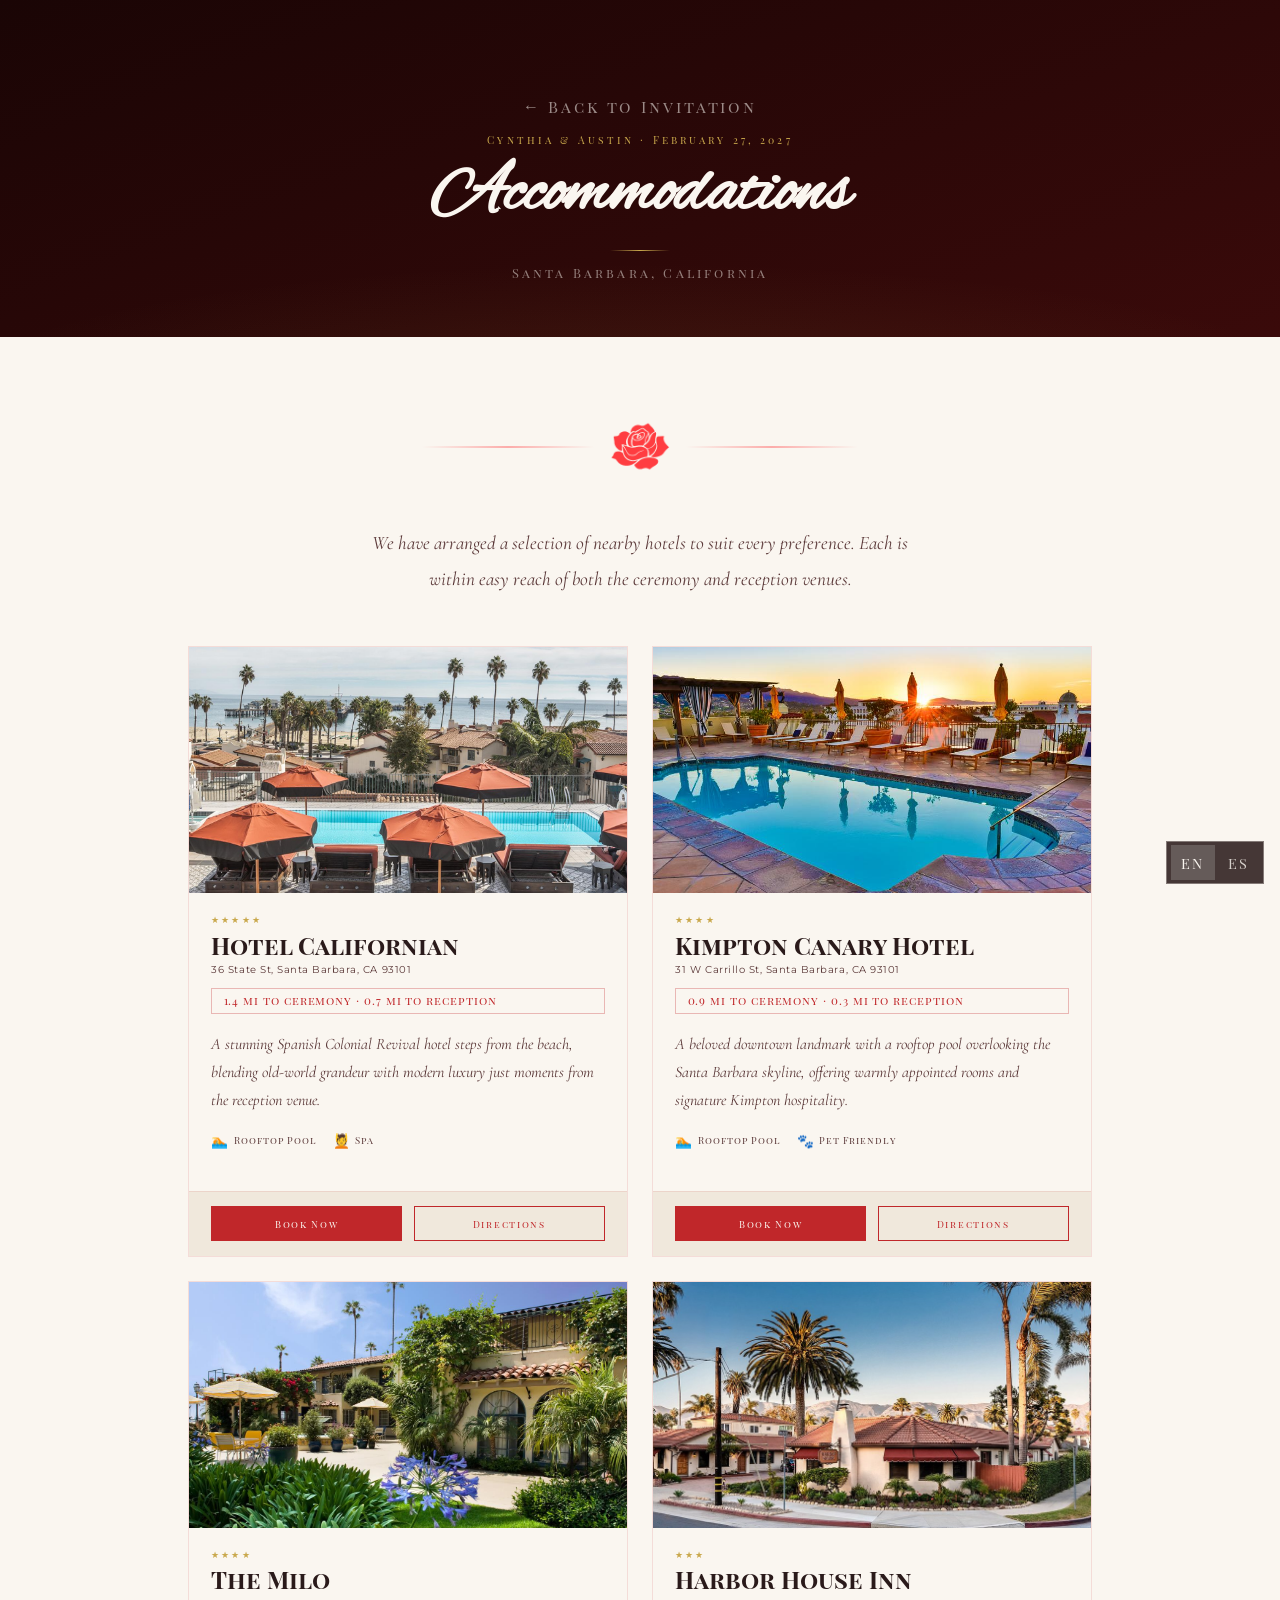
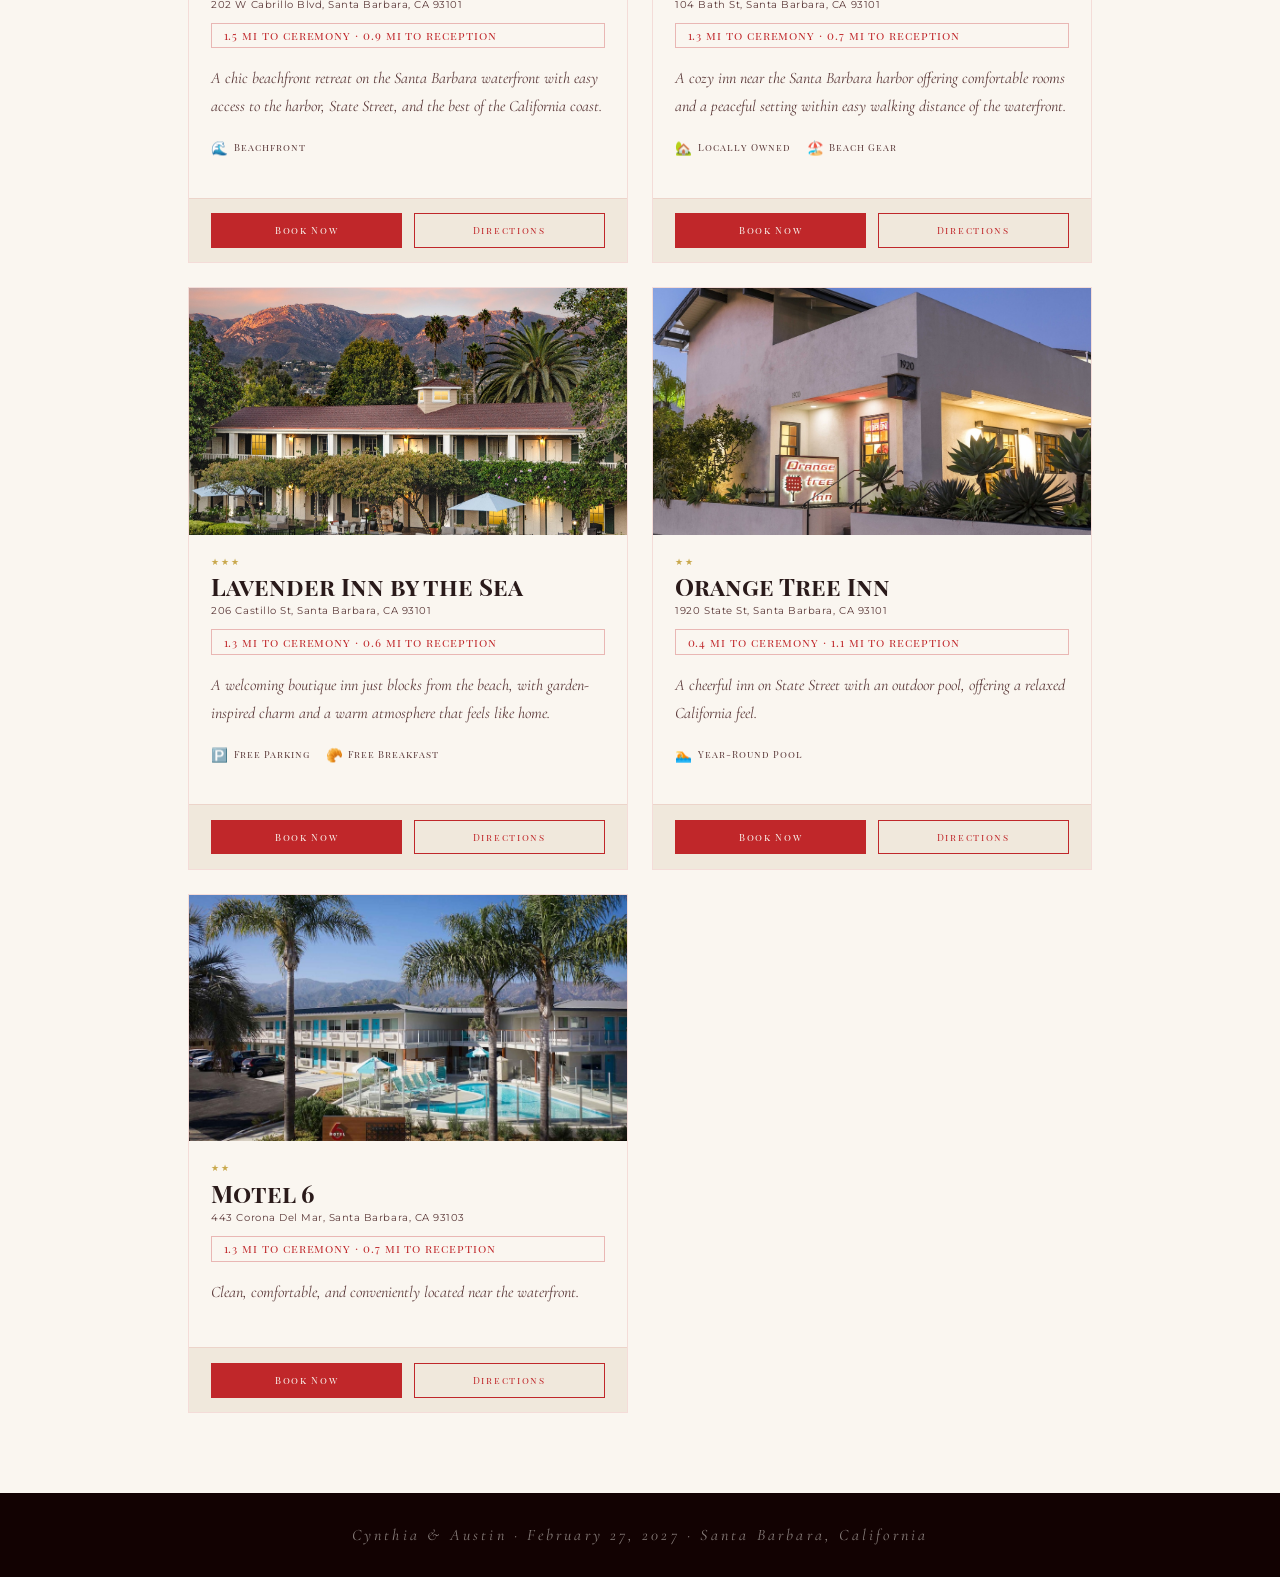
<file: hotels.html>
<!DOCTYPE html>
<html lang="en">
<head>
  <meta charset="UTF-8">
  <meta name="viewport" content="width=device-width, initial-scale=1.0">
  <meta name="robots" content="noindex">
  <title>Accommodations — Cynthia & Austin</title>
  <link rel="icon" type="image/png" href="img/rose-icon-red.png">

  <!-- Fonts -->
  <link rel="preconnect" href="https://fonts.googleapis.com">
  <link rel="preconnect" href="https://fonts.gstatic.com" crossorigin>
  <link href="https://fonts.googleapis.com/css2?family=Alex+Brush&family=Cormorant+Garamond:ital,wght@0,300..700;1,300..700&family=Montserrat:ital,wght@0,100..900;1,100..900&family=Playfair+Display+SC:ital,wght@0,400;0,700;0,900;1,400;1,700;1,900&display=swap" rel="stylesheet">

  <!-- Shared styles -->
  <link rel="stylesheet" href="css/styles.css">

  <!-- Page-specific styles -->
  <style>
    /* ── HOTEL GRID ─────────────────────────────────────── */
    .hotels-grid {
      display: grid;
      grid-template-columns: repeat(auto-fill, minmax(min(100%, 340px), 1fr));
      gap: 1.5rem;
      margin-top: 0.5rem;
    }

    .hotel-card {
      background: var(--ivory);
      border: 1px solid rgba(192,39,42,0.12);
      display: flex;
      flex-direction: column;
      transition: transform 0.2s ease, box-shadow 0.2s ease;
    }
    .hotel-card:hover {
      transform: translateY(-3px);
      box-shadow: 0 8px 30px rgba(192,39,42,0.1);
    }

    .hotel-card-img {
      width: 100%;
      aspect-ratio: 16/9;
      object-fit: cover;
      display: block;
      background: var(--ivory-dark); /* fallback while img loads */
    }

    .hotel-card-body {
      padding: 1.25rem 1.4rem 1.5rem;
      flex: 1;
      display: flex;
      flex-direction: column;
    }

    .hotel-tier {
      font-family: 'Playfair Display SC', serif;
      font-size: 0.58rem;
      letter-spacing: 0.22em;
      color: var(--gold);
      margin-bottom: 0.4rem;
    }

    .hotel-name {
      font-family: 'Playfair Display SC', serif;
      font-size: clamp(1.3rem, 4vw, 1.5rem);
      color: var(--text-dark);
      line-height: 1.1;
      margin-bottom: 0.3rem;
    }

    .hotel-addr {
      font-family: 'Montserrat', sans-serif;
      font-size: 0.65rem;
      color: var(--text-mid);
      letter-spacing: 0.05em;
      margin-bottom: 0.75rem;
    }

    .hotel-desc {
      font-family: 'Cormorant Garamond', serif;
      font-size: 1rem;
      font-style: italic;
      color: var(--text-mid);
      line-height: 1.75;
      flex: 1;
      margin-bottom: 1.1rem;
    }

    .hotel-meta {
      display: flex;
      gap: 1rem;
      margin-bottom: 1.1rem;
      flex-wrap: wrap;
    }
    .hotel-meta-item {
      font-family: 'Playfair Display SC', serif;
      font-size: 0.6rem;
      letter-spacing: 0.1em;
      color: var(--text-mid);
      display: flex;
      align-items: center;
      gap: 0.3rem;
    }
    .hotel-meta-item span { font-size: 0.85rem; }

    .hotel-distance {
      display: inline-block;
      font-family: 'Playfair Display SC', serif;
      font-size: 0.72rem;
      letter-spacing: 0.08em;
      color: var(--red-dark);
      border: 1px solid rgba(192,39,42,0.3);
      padding: 0.28rem 0.7rem;
      margin-bottom: 1rem;
    }

    .hotel-card-footer {
      display: flex;
      gap: 0.75rem;
      padding: 0.9rem 1.4rem;
      border-top: 1px solid rgba(192,39,42,0.1);
      background: var(--ivory-dark);
    }

    .btn-hotel {
      flex: 1;
      text-align: center;
      font-family: 'Playfair Display SC', serif;
      font-size: 0.6rem;
      letter-spacing: 0.18em;
      padding: 0.65rem 0.5rem;
      text-decoration: none;
      transition: background 0.2s, color 0.2s;
      border: 1px solid var(--red-dark);
    }
    .btn-hotel-primary {
      background: var(--red-dark);
      color: var(--ivory);
    }
    .btn-hotel-primary:hover { background: var(--red-deep); }
    .btn-hotel-secondary {
      background: transparent;
      color: var(--red-dark);
    }
    .btn-hotel-secondary:hover {
      background: rgba(192,39,42,0.07);
    }

    /* ── INTRO TEXT ─────────────────────────────────────── */
    .hotels-intro {
      font-family: 'Cormorant Garamond', serif;
      font-size: clamp(1rem, 3vw, 1.2rem);
      font-style: italic;
      line-height: 1.9;
      color: var(--text-mid);
      text-align: center;
      max-width: 580px;
      margin: 0 auto 3rem;
    }

    /* ── SECTION OVERRIDE for this page ────────────────── */
    /* Hotels section gets a wider max-width for the grid */
    #sec-hotels { max-width: 1000px; }
  </style>
</head>
<body>

  <!-- ── PAGE HEADER ──────────────────────────────────── -->
  <div class="page-header">
    <a class="nav-back" href="index.html?from=hotels">Back to Invitation</a>
    <p class="page-header-eyebrow">Cynthia &amp; Austin · February 27, 2027</p>
    <h1 class="page-header-title">Accommodations</h1>
    <div class="page-header-divider"></div>
    <p class="page-header-sub">Santa Barbara, California</p>
  </div>

  <!-- ── HOTELS SECTION ───────────────────────────────── -->
  <div class="section-bg-ivory">
    <div class="section in-view" id="sec-hotels">

      <div class="section-sep">
        <div class="sep-line"></div>
        <div class="sep-img"></div>
        <div class="sep-line"></div>
      </div>

      <p class="hotels-intro">
        We have arranged a selection of nearby hotels to suit every preference.
        Each is within easy reach of both the ceremony and reception venues.
      </p>

      <div class="hotels-grid">

        <!-- HOTEL CARD 1 — Hotel Californian -->
        <div class="hotel-card">
          <img class="hotel-card-img" src="img/hotels/hotel-californian.jpg" alt="Hotel Californian" loading="lazy">
          <div class="hotel-card-body">
            <p class="hotel-tier">★★★★★</p>
            <h2 class="hotel-name">Hotel Californian</h2>
            <p class="hotel-addr">36 State St, Santa Barbara, CA 93101</p>
            <p class="hotel-distance">1.4 mi to ceremony · 0.7 mi to reception</p>
            <p class="hotel-desc">
              A stunning Spanish Colonial Revival hotel steps from the beach, blending old-world
              grandeur with modern luxury just moments from the reception venue.
            </p>
            <div class="hotel-meta">
              <div class="hotel-meta-item"><span>🏊</span> Rooftop Pool</div>
              <div class="hotel-meta-item"><span>💆</span> Spa</div>
            </div>
          </div>
          <div class="hotel-card-footer">
            <a class="btn-hotel btn-hotel-primary" href="https://www.hotelcalifornian.com" target="_blank" rel="noopener noreferrer">Book Now</a>
            <a class="btn-hotel btn-hotel-secondary" href="https://www.google.com/maps/dir/?api=1&destination=36+State+St,Santa+Barbara,CA" target="_blank" rel="noopener noreferrer">Directions</a>
          </div>
        </div>

        <!-- HOTEL CARD 2 — Kimpton Canary -->
        <div class="hotel-card">
          <img class="hotel-card-img" src="img/hotels/kimpton-canary-hotel.jpg" alt="Kimpton Canary Hotel" loading="lazy">
          <div class="hotel-card-body">
            <p class="hotel-tier">★★★★</p>
            <h2 class="hotel-name">Kimpton Canary Hotel</h2>
            <p class="hotel-addr">31 W Carrillo St, Santa Barbara, CA 93101</p>
            <p class="hotel-distance">0.9 mi to ceremony · 0.3 mi to reception</p>
            <p class="hotel-desc">
              A beloved downtown landmark with a rooftop pool overlooking the Santa Barbara skyline,
              offering warmly appointed rooms and signature Kimpton hospitality.
            </p>
            <div class="hotel-meta">
              <div class="hotel-meta-item"><span>🏊</span> Rooftop Pool</div>
              <div class="hotel-meta-item"><span>🐾</span> Pet Friendly</div>
            </div>
          </div>
          <div class="hotel-card-footer">
            <a class="btn-hotel btn-hotel-primary" href="https://www.canarysantabarbara.com" target="_blank" rel="noopener noreferrer">Book Now</a>
            <a class="btn-hotel btn-hotel-secondary" href="https://www.google.com/maps/dir/?api=1&destination=31+W+Carrillo+St,Santa+Barbara,CA" target="_blank" rel="noopener noreferrer">Directions</a>
          </div>
        </div>

        <!-- HOTEL CARD 3 — The Milo -->
        <div class="hotel-card">
          <img class="hotel-card-img" src="img/hotels/hotel-milo.jpg" alt="The Milo" loading="lazy">
          <div class="hotel-card-body">
            <p class="hotel-tier">★★★★</p>
            <h2 class="hotel-name">The Milo</h2>
            <p class="hotel-addr">202 W Cabrillo Blvd, Santa Barbara, CA 93101</p>
            <p class="hotel-distance">1.5 mi to ceremony · 0.9 mi to reception</p>
            <p class="hotel-desc">
              A chic beachfront retreat on the Santa Barbara waterfront with easy access to
              the harbor, State Street, and the best of the California coast.
            </p>
            <div class="hotel-meta">
              <div class="hotel-meta-item"><span>🌊</span> Beachfront</div>
            </div>
          </div>
          <div class="hotel-card-footer">
            <a class="btn-hotel btn-hotel-primary" href="https://www.themilo.com/" target="_blank" rel="noopener noreferrer">Book Now</a>
            <a class="btn-hotel btn-hotel-secondary" href="https://www.google.com/maps/dir/?api=1&destination=202+W+Cabrillo+Blvd,Santa+Barbara,CA" target="_blank" rel="noopener noreferrer">Directions</a>
          </div>
        </div>

        <!-- HOTEL CARD 4 — Harbor House Inn -->
        <div class="hotel-card">
          <img class="hotel-card-img" src="img/hotels/harbor-house-inn.jpg" alt="Harbor House Inn" loading="lazy">
          <div class="hotel-card-body">
            <p class="hotel-tier">★★★</p>
            <h2 class="hotel-name">Harbor House Inn</h2>
            <p class="hotel-addr">104 Bath St, Santa Barbara, CA 93101</p>
            <p class="hotel-distance">1.3 mi to ceremony · 0.7 mi to reception</p>
            <p class="hotel-desc">
              A cozy inn near the Santa Barbara harbor offering comfortable rooms and a
              peaceful setting within easy walking distance of the waterfront.
            </p>
            <div class="hotel-meta">
              <div class="hotel-meta-item"><span>🏡</span> Locally Owned</div>
              <div class="hotel-meta-item"><span>🏖️</span> Beach Gear</div>
            </div>
          </div>
          <div class="hotel-card-footer">
            <a class="btn-hotel btn-hotel-primary" href="https://harborhouseinn.com/" target="_blank" rel="noopener noreferrer">Book Now</a>
            <a class="btn-hotel btn-hotel-secondary" href="https://www.google.com/maps/dir/?api=1&destination=104+Bath+St,Santa+Barbara,CA" target="_blank" rel="noopener noreferrer">Directions</a>
          </div>
        </div>

        <!-- HOTEL CARD 5 — Lavender Inn -->
        <div class="hotel-card">
          <img class="hotel-card-img" src="img/hotels/lavender-inn.jpg" alt="Lavender Inn by the Sea" loading="lazy">
          <div class="hotel-card-body">
            <p class="hotel-tier">★★★</p>
            <h2 class="hotel-name">Lavender Inn by the Sea</h2>
            <p class="hotel-addr">206 Castillo St, Santa Barbara, CA 93101</p>
            <p class="hotel-distance">1.3 mi to ceremony · 0.6 mi to reception</p>
            <p class="hotel-desc">
              A welcoming boutique inn just blocks from the beach, with garden-inspired charm
              and a warm atmosphere that feels like home.
            </p>
            <div class="hotel-meta">
              <div class="hotel-meta-item"><span>🅿️</span> Free Parking</div>
              <div class="hotel-meta-item"><span>🥐</span> Free Breakfast</div>
            </div>
          </div>
          <div class="hotel-card-footer">
            <a class="btn-hotel btn-hotel-primary" href="https://www.sbhotels.com/lavender-inn-by-the-sea" target="_blank" rel="noopener noreferrer">Book Now</a>
            <a class="btn-hotel btn-hotel-secondary" href="https://www.google.com/maps/dir/?api=1&destination=206+Castillo+St,Santa+Barbara,CA" target="_blank" rel="noopener noreferrer">Directions</a>
          </div>
        </div>

        <!-- HOTEL CARD 6 — Orange Tree Inn -->
        <div class="hotel-card">
          <img class="hotel-card-img" src="img/hotels/orange-tree-inn.jpg" alt="Orange Tree Inn" loading="lazy">
          <div class="hotel-card-body">
            <p class="hotel-tier">★★</p>
            <h2 class="hotel-name">Orange Tree Inn</h2>
            <p class="hotel-addr">1920 State St, Santa Barbara, CA 93101</p>
            <p class="hotel-distance">0.4 mi to ceremony · 1.1 mi to reception</p>
            <p class="hotel-desc">
              A cheerful inn on State Street with an outdoor pool, offering
              a relaxed California feel.
            </p>
            <div class="hotel-meta">
              <div class="hotel-meta-item"><span>🏊</span> Year-Round Pool</div>
            </div>
          </div>
          <div class="hotel-card-footer">
            <a class="btn-hotel btn-hotel-primary" href="https://www.orangetreeinn.com/" target="_blank" rel="noopener noreferrer">Book Now</a>
            <a class="btn-hotel btn-hotel-secondary" href="https://www.google.com/maps/dir/?api=1&destination=1920+State+St,Santa+Barbara,CA" target="_blank" rel="noopener noreferrer">Directions</a>
          </div>
        </div>

        <!-- HOTEL CARD 7 — Motel 6 -->
        <div class="hotel-card">
          <img class="hotel-card-img" src="img/hotels/motel-6.jpg" alt="Motel 6" loading="lazy">
          <div class="hotel-card-body">
            <p class="hotel-tier">★★</p>
            <h2 class="hotel-name">Motel 6</h2>
            <p class="hotel-addr">443 Corona Del Mar, Santa Barbara, CA 93103</p>
            <p class="hotel-distance">1.3 mi to ceremony · 0.7 mi to reception</p>
            <p class="hotel-desc">
              Well-located near the waterfront, this Motel 6 is actually the original. Its rooms were recently updated.
            </p>
          </div>
          <div class="hotel-card-footer">
            <a class="btn-hotel btn-hotel-primary" href="https://www.motel6.com" target="_blank" rel="noopener noreferrer">Book Now</a>
            <a class="btn-hotel btn-hotel-secondary" href="https://www.google.com/maps/dir/?api=1&destination=443+Corona+Del+Mar,Santa+Barbara,CA" target="_blank" rel="noopener noreferrer">Directions</a>
          </div>
        </div>

      </div><!-- /.hotels-grid -->
    </div><!-- /.section -->
  </div>

  <!-- ── FOOTER ────────────────────────────────────────── -->
  <footer>
    <p>Cynthia &amp; Austin &nbsp;·&nbsp; February 27, 2027 &nbsp;·&nbsp; Santa Barbara, California</p>
  </footer>

  <div class="language-toggle" id="language-toggle" role="group" aria-label="Language selector">
    <button type="button" class="language-toggle-option" data-lang="en" aria-pressed="true">EN</button>
    <button type="button" class="language-toggle-option" data-lang="es" aria-pressed="false">ES</button>
  </div>

  <script>
    const LANGUAGE_STORAGE_KEY = 'preferredLanguage';
    const LANGUAGE_RETURN_STORAGE_KEY = 'preferredLanguageFromHotels';
    const I18N_HOTELS = {
      en: {
        languageSelectorLabel: 'Language selector',
        title: 'Accommodations — Cynthia & Austin',
        back: 'Back to Invitation',
        eyebrow: 'Cynthia & Austin · February 27, 2027',
        pageTitle: 'Accommodations',
        location: 'Santa Barbara, California',
        intro: 'We have arranged a selection of nearby hotels to suit every preference. Each is within easy reach of both the ceremony and reception venues.',
        tiers: [
          '★★★★★', '★★★★', '★★★★',
          '★★★', '★★★', '★★', '★★',
        ],
        distances: [
          '1.4 mi to ceremony · 0.7 mi to reception',
          '0.9 mi to ceremony · 0.3 mi to reception',
          '1.5 mi to ceremony · 0.9 mi to reception',
          '1.3 mi to ceremony · 0.7 mi to reception',
          '1.3 mi to ceremony · 0.6 mi to reception',
          '0.4 mi to ceremony · 1.1 mi to reception',
          '1.3 mi to ceremony · 0.7 mi to reception',
        ],
        descriptions: [
          'A stunning Spanish Colonial Revival hotel steps from the beach, blending old-world grandeur with modern luxury just moments from the reception venue.',
          'A beloved downtown landmark with a rooftop pool overlooking the Santa Barbara skyline, offering warmly appointed rooms and signature Kimpton hospitality.',
          'A chic beachfront retreat on the Santa Barbara waterfront with easy access to the harbor, State Street, and the best of the California coast.',
          'A cozy inn near the Santa Barbara harbor offering comfortable rooms and a peaceful setting within easy walking distance of the waterfront.',
          'A welcoming boutique inn just blocks from the beach, with garden-inspired charm and a warm atmosphere that feels like home.',
          'A cheerful inn on State Street with an outdoor pool, offering a relaxed California feel.',
          'Clean, comfortable, and conveniently located near the waterfront.',
        ],
        metaItems: [
          'Rooftop Pool', 'Spa',
          'Rooftop Pool', 'Pet Friendly',
          'Beachfront',
          'Locally Owned', 'Beach Gear',
          'Free Parking', 'Free Breakfast',
          'Year-Round Pool',
        ],
        buttons: ['Book Now', 'Directions'],
        footer: 'Cynthia & Austin · February 27, 2027 · Santa Barbara, California',
      },
      es: {
        languageSelectorLabel: 'Selector de idioma',
        title: 'Hospedaje — Cynthia y Austin',
        back: 'Volver a la invitación',
        eyebrow: 'Cynthia y Austin · 27 de febrero de 2027',
        pageTitle: 'Hospedaje',
        location: 'Santa Bárbara, California',
        intro: 'Hemos seleccionado una lista de hoteles cercanos para cada preferencia. Todos están a poca distancia tanto de la ceremonia como de la recepción.',
        tiers: [
          '★★★★★', '★★★★', '★★★★',
          '★★★', '★★★', '★★', '★★',
        ],
        distances: [
          '1.4 mi a la ceremonia · 0.7 mi a la recepción',
          '0.9 mi a la ceremonia · 0.3 mi a la recepción',
          '1.5 mi a la ceremonia · 0.9 mi a la recepción',
          '1.3 mi a la ceremonia · 0.7 mi a la recepción',
          '1.3 mi a la ceremonia · 0.6 mi a la recepción',
          '0.4 mi a la ceremonia · 1.1 mi a la recepción',
          '1.3 mi a la ceremonia · 0.7 mi a la recepción',
        ],
        descriptions: [
          'Un impresionante hotel de estilo Colonial Español, a pasos de la playa y del lugar de la recepción, que combina elegancia clásica con comodidad moderna.',
          'Un histórico referente del centro con piscina en la azotea y vistas al horizonte de Santa Bárbara, habitaciones acogedoras y la calidez característica de Kimpton.',
          'Un elegante hotel frente al mar en el paseo marítimo de Santa Bárbara, con acceso fácil al puerto, State Street y lo mejor de la costa californiana.',
          'Una acogedora posada cerca del puerto de Santa Bárbara con habitaciones confortables y un entorno tranquilo a poca distancia del paseo marítimo.',
          'Una encantadora posada boutique a pasos de la playa, con detalles de jardín y un ambiente cálido que hace sentir como en casa.',
          'Una posada alegre sobre State Street con piscina al aire libre, que ofrece el ambiente relajado de California.',
          'Limpio, cómodo y convenientemente ubicado cerca del paseo marítimo.',
        ],
        metaItems: [
          'Piscina en la azotea', 'Spa',
          'Piscina en la azotea', 'Pet friendly',
          'Frente al mar',
          'Dueños locales', 'Artículos de playa',
          'Estacionamiento gratis', 'Desayuno gratis',
          'Piscina todo el año',
        ],
        buttons: ['Reservar', 'Cómo llegar'],
        footer: 'Cynthia y Austin · 27 de febrero de 2027 · Santa Bárbara, California',
      },
    };

    function setText(selector, value) {
      const el = document.querySelector(selector);
      if (el) el.textContent = value;
    }

    function applyHotelsTranslations(lang) {
      const copy = I18N_HOTELS[lang] || I18N_HOTELS.en;
      document.title = copy.title;
      setText('.nav-back', copy.back);
      setText('.page-header-eyebrow', copy.eyebrow);
      setText('.page-header-title', copy.pageTitle);
      setText('.page-header-sub', copy.location);
      setText('.hotels-intro', copy.intro);

      const tiers = document.querySelectorAll('.hotel-tier');
      tiers.forEach((el, i) => { if (copy.tiers[i]) el.textContent = copy.tiers[i]; });
      const distances = document.querySelectorAll('.hotel-distance');
      distances.forEach((el, i) => { if (copy.distances[i]) el.textContent = copy.distances[i]; });
      const descriptions = document.querySelectorAll('.hotel-desc');
      descriptions.forEach((el, i) => { if (copy.descriptions[i]) el.textContent = copy.descriptions[i]; });

      const metaItems = document.querySelectorAll('.hotel-meta-item');
      metaItems.forEach((el, i) => {
        const icon = el.querySelector('span');
        if (!icon || !copy.metaItems[i]) return;
        el.innerHTML = '';
        el.appendChild(icon);
        el.append(` ${copy.metaItems[i]}`);
      });

      document.querySelectorAll('.btn-hotel-primary').forEach((el) => { el.textContent = copy.buttons[0]; });
      document.querySelectorAll('.btn-hotel-secondary').forEach((el) => { el.textContent = copy.buttons[1]; });
      const footerText = document.querySelector('footer p');
      if (footerText) footerText.textContent = copy.footer;
    }

    function applyLanguage(lang) {
      const normalized = lang === 'es' ? 'es' : 'en';
      const toggle = document.getElementById('language-toggle');
      const currentUrl = new URL(window.location.href);

      document.documentElement.lang = normalized;
      document.documentElement.dataset.language = normalized;

      if (normalized === 'es') {
        currentUrl.searchParams.set('lang', 'es');
      } else {
        currentUrl.searchParams.delete('lang');
      }
      history.replaceState(null, '', currentUrl.pathname + currentUrl.search + currentUrl.hash);

      applyHotelsTranslations(normalized);

      if (!toggle) return;
      toggle.setAttribute('aria-label', (I18N_HOTELS[normalized] || I18N_HOTELS.en).languageSelectorLabel);

      const options = toggle.querySelectorAll('.language-toggle-option');
      options.forEach((option) => {
        const isActive = option.dataset.lang === normalized;
        option.classList.toggle('active', isActive);
        option.setAttribute('aria-pressed', String(isActive));
      });

      document.querySelectorAll('a[href]').forEach(link => {
        const href = link.getAttribute('href');
        if (!href || href.startsWith('http') || href.startsWith('#')) return;
        const [base, query] = href.split('?');
        const params = new URLSearchParams(query || '');
        if (normalized === 'es') { params.set('lang', 'es'); } else { params.delete('lang'); }
        const qs = params.toString();
        link.href = qs ? `${base}?${qs}` : base;
      });
    }

    function initLanguageToggle() {
      const toggle = document.getElementById('language-toggle');
      let startingLanguage = 'en';
      let savedLanguage = null;
      const navigationEntry = performance.getEntriesByType?.('navigation')?.[0];
      const isHistoryNavigation = navigationEntry?.type === 'back_forward';

      try {
        savedLanguage = localStorage.getItem(LANGUAGE_STORAGE_KEY);
        if (savedLanguage === 'es' || savedLanguage === 'en') startingLanguage = savedLanguage;
      } catch (err) {
        console.warn('Language preference could not be read from localStorage.', err);
      }

      const urlLang = new URLSearchParams(window.location.search).get('lang');
      if (!isHistoryNavigation && urlLang === 'es') {
        startingLanguage = 'es';
        try { localStorage.setItem(LANGUAGE_STORAGE_KEY, 'es'); } catch (_) {}
      } else if (!isHistoryNavigation && urlLang === 'en') {
        startingLanguage = 'en';
        try { localStorage.setItem(LANGUAGE_STORAGE_KEY, 'en'); } catch (_) {}
      }

      applyLanguage(startingLanguage);
      if (!toggle) return;

      toggle.addEventListener('click', (event) => {
        const option = event.target.closest('.language-toggle-option');
        if (!option) return;

        const nextLanguage = option.dataset.lang === 'es' ? 'es' : 'en';
        applyLanguage(nextLanguage);
        try {
          localStorage.setItem(LANGUAGE_STORAGE_KEY, nextLanguage);
          sessionStorage.setItem(LANGUAGE_RETURN_STORAGE_KEY, nextLanguage);
        } catch (err) {
          console.warn('Language preference could not be saved to localStorage.', err);
        }
      });
    }

    initLanguageToggle();

    window.addEventListener('pageshow', (event) => {
      if (!event.persisted) return;

      try {
        const savedLanguage = localStorage.getItem(LANGUAGE_STORAGE_KEY);
        if (savedLanguage === 'es' || savedLanguage === 'en') applyLanguage(savedLanguage);
      } catch (err) {
        console.warn('Language preference could not be refreshed from localStorage.', err);
      }
    });

    // Scroll reveal — same pattern as index.html
    const revealEls = document.querySelectorAll('.section');
    const revealObs = new IntersectionObserver(entries => {
      entries.forEach(e => {
        if (e.isIntersecting) {
          e.target.classList.add('in-view');
          revealObs.unobserve(e.target);
        }
      });
    }, { threshold: 0.1 });
    revealEls.forEach(el => revealObs.observe(el));
  </script>

</body>
</html>
</file>
<file: css/styles.css>
/* ═══════════════════════════════════════════════════════════
   WEDDING SITE — SHARED STYLES
   Used by: index.html, hotels.html (and any future pages)
═══════════════════════════════════════════════════════════ */

/* ── FONTS ────────────────────────────────────────────────── */
/* Include these <link> tags in every page's <head>:

<link rel="preconnect" href="https://fonts.googleapis.com">
<link rel="preconnect" href="https://fonts.gstatic.com" crossorigin>
<link href="https://fonts.googleapis.com/css2?family=Alex+Brush&family=Cormorant+Garamond:ital,wght@0,300..700;1,300..700&family=Montserrat:ital,wght@0,100..900;1,100..900&family=Playfair+Display+SC:ital,wght@0,400;0,700;0,900;1,400;1,700;1,900&display=swap" rel="stylesheet">
*/

/* ── RESET ────────────────────────────────────────────────── */
*, *::before, *::after { box-sizing: border-box; margin: 0; padding: 0; }

/* ── VARIABLES ────────────────────────────────────────────── */
:root {
  --red:        #FF3D41;
  --red-dark:   #C0272A;
  --red-deep:   #8B1A1C;
  --ivory:      #FAF6F0;
  --ivory-dark: #F0E8DC;
  --text-dark:  #2A1A1A;
  --text-mid:   #5C3A3A;
  --gold:       #C9A84C;
}

/* ── BASE ─────────────────────────────────────────────────── */
html { scroll-behavior: smooth; }

body {
  font-family: 'Montserrat', sans-serif;
  background: var(--ivory);
  color: var(--text-dark);
  overflow-x: hidden;
}

/* ── FONT UTILITY CLASSES ─────────────────────────────────── */
.fancy  { font-family: 'Cormorant Garamond', serif; }
.script { font-family: 'Alex Brush', cursive; }
.caps   { font-family: 'Playfair Display SC', serif; }

/* ── SECTION WRAPPERS ─────────────────────────────────────── */
.section-bg-ivory      { background: var(--ivory); }
.section-bg-ivory-dark { background: var(--ivory-dark); }
.section-bg-dark       { background: linear-gradient(160deg, #1a0505 0%, #3a0a0a 100%); }

/* ── SECTIONS ─────────────────────────────────────────────── */
.section {
  padding: clamp(3rem, 8vw, 5rem) clamp(1.5rem, 5vw, 3rem);
  max-width: 800px;
  margin: 0 auto;
  opacity: 0;
  transform: translateY(40px);
  transition: opacity 0.7s ease, transform 0.7s ease;
}
.section.in-view { opacity: 1; transform: none; }

.section-title {
  font-family: 'Alex Brush', cursive;
  font-size: clamp(2.5rem, 7vw, 3.8rem);
  font-weight: 400;
  color: var(--red-dark);
  text-align: center;
  margin-bottom: 0.4rem;
}
.section-sub {
  text-align: center;
  font-family: 'Playfair Display SC', serif;
  font-size: 0.82rem;
  letter-spacing: 0.18em;
  color: var(--text-mid);
  margin-bottom: 2.5rem;
  opacity: 0.8;
}

/* ── SEPARATOR ────────────────────────────────────────────── */
.section-sep {
  display: flex;
  align-items: center;
  gap: 1rem;
  margin: 0 auto 3rem;
  max-width: 500px;
  padding: 0 2rem;
}
.sep-line {
  flex: 1;
  height: 2px;
  background: linear-gradient(to right, transparent, var(--red), transparent);
  opacity: 0.4;
}
.sep-img {
  width: 60px;
  height: 60px;
  background: url('../img/rose-icon-red.png') center/contain no-repeat;
}

/* ── BUTTONS ──────────────────────────────────────────────── */
.btn-primary {
  display: block;
  font-family: 'Playfair Display SC', serif;
  font-size: 0.7rem;
  letter-spacing: 0.25em;
  text-transform: uppercase;
  color: var(--ivory);
  background: var(--red-dark);
  border: none;
  padding: 0.9rem 2.5rem;
  text-decoration: none;
  cursor: pointer;
  transition: background 0.25s, transform 0.2s;
  width: fit-content;
  margin: 0 auto;
}
.btn-primary:hover { background: var(--red-deep); transform: translateY(-2px); }
.btn-primary:focus-visible {
  outline: 2px solid var(--gold);
  outline-offset: 3px;
}

/* ── PAGE HEADER (secondary pages e.g. hotels.html) ──────── */
.page-header {
  background: linear-gradient(160deg, #1a0505 0%, #3a0a0a 100%);
  padding: clamp(3rem, 10vw, 5rem) 2rem clamp(2rem, 6vw, 3.5rem);
  text-align: center;
  position: relative;
  overflow: hidden;
}
.page-header::after {
  content: '';
  position: absolute; inset: 0;
  background: radial-gradient(ellipse 80% 60% at 50% 120%, rgba(201,168,76,0.1) 0%, transparent 70%);
  pointer-events: none;
}
.page-header-eyebrow {
  font-family: 'Playfair Display SC', serif;
  font-size: 0.65rem;
  letter-spacing: 0.3em;
  color: var(--gold);
  margin-bottom: 0.75rem;
}
.page-header-title {
  font-family: 'Alex Brush', cursive;
  font-size: clamp(2.8rem, 8vw, 4.5rem);
  color: var(--ivory);
  line-height: 1;
}
.page-header-divider {
  width: 60px; height: 1px;
  background: linear-gradient(to right, transparent, var(--gold), transparent);
  margin: 1.2rem auto 0.8rem;
}
.page-header-sub {
  font-family: 'Playfair Display SC', serif;
  font-size: 0.8rem;
  letter-spacing: 0.25em;
  color: rgba(250,246,240,0.5);
}

/* ── NAV BACK LINK ────────────────────────────────────────── */
.nav-back {
  display: inline-flex;
  align-items: center;
  gap: 0.4rem;
  font-family: 'Playfair Display SC', serif;
  font-size: 1.0rem;
  letter-spacing: 0.18em;
  color: rgba(250,246,240,0.55);
  text-decoration: none;
  padding: 1rem 1.5rem;
  transition: color 0.2s;
  position: relative;
  z-index: 1;
}
.nav-back:hover { color: var(--gold); }
.nav-back::before { content: '←'; font-family: sans-serif; }
.nav-back:focus-visible {
  outline: 2px solid var(--gold);
  outline-offset: 3px;
}

/* ── FOOTER ───────────────────────────────────────────────── */
footer {
  background: #120202;
  text-align: center;
  padding: 2rem;
  font-family: 'Cormorant Garamond', serif;
  font-style: italic;
  font-size: 1rem;
  letter-spacing: 0.2em;
  color: rgba(250,246,240,0.5);
}

/* ── LANGUAGE TOGGLE ─────────────────────────────────────── */
.language-toggle {
  position: fixed;
  right: 1rem;
  bottom: 1rem;
  z-index: 220;
  display: inline-flex;
  align-items: center;
  gap: 0.2rem;
  border: 1px solid rgba(250,246,240,0.35);
  background: rgba(18, 2, 2, 0.78);
  padding: 0.2rem;
  transition: transform 0.2s ease, background 0.2s ease, border-color 0.2s ease;
}
.language-toggle:hover {
  transform: translateY(-2px);
  background: rgba(58, 10, 10, 0.95);
  border-color: rgba(250,246,240,0.55);
}
.language-toggle-option {
  border: 0;
  background: transparent;
  color: rgba(250,246,240,0.8);
  font-family: 'Playfair Display SC', serif;
  font-size: 0.9rem;
  letter-spacing: 0.18em;
  text-transform: uppercase;
  padding: 0.45rem 0.62rem;
  cursor: pointer;
  transition: background 0.18s ease, color 0.18s ease;
}
.language-toggle-option:hover {
  color: var(--ivory);
}
.language-toggle-option.active {
  background: rgba(250,246,240,0.18);
  color: var(--ivory);
}
.language-toggle-option:focus-visible {
  outline: 2px solid var(--gold);
  outline-offset: 2px;
}

/* ── TOP-RIGHT CONTROLS ──────────────────────────────────── */
.music-toggle {
  position: fixed;
  top: 1rem;
  right: calc(1rem + 2.4rem + 0.5rem);
  z-index: 220;
  display: none;
  align-items: center;
  justify-content: center;
  width: 2.4rem;
  height: 2.4rem;
  border: 1px solid rgba(250,246,240,0.35);
  background: rgba(18, 2, 2, 0.78);
  cursor: pointer;
  transition: transform 0.2s ease, background 0.2s ease, border-color 0.2s ease;
}
html.invitation-opened .music-toggle,
#hero.visible ~ .music-toggle { display: inline-flex; }
.music-toggle:hover {
  transform: translateY(-2px);
  background: rgba(58, 10, 10, 0.95);
  border-color: rgba(250,246,240,0.55);
}
.music-toggle:focus-visible {
  outline: 2px solid var(--gold);
  outline-offset: 2px;
}
.music-toggle[data-playing="true"] {
  border-color: rgba(201,168,76,0.8);
  background: rgba(58, 10, 10, 0.96);
}
.music-toggle-icon {
  position: relative;
  display: block;
  width: 1.32rem;
  height: 1.32rem;
  color: rgba(250,246,240,0.88);
}
.music-toggle-note {
  display: block;
  width: 100%;
  height: 100%;
  transition: color 0.2s ease, opacity 0.2s ease;
}
.music-toggle-slash {
  position: absolute;
  left: 50%;
  top: 50%;
  width: 1.62rem;
  height: 2px;
  background: var(--red);
  border-radius: 999px;
  box-shadow: 0 0 0 1px rgba(18, 2, 2, 0.5);
  opacity: 0;
  transform: translate(-50%, -50%) rotate(-42deg) scaleX(0.72);
  transition: opacity 0.18s ease, transform 0.18s ease;
}
.music-toggle[data-playing="true"] .music-toggle-icon {
  color: var(--gold);
}
.music-toggle[data-playing="false"] .music-toggle-note {
  opacity: 0.72;
}
.music-toggle[data-playing="false"] .music-toggle-slash {
  opacity: 1;
  transform: translate(-50%, -50%) rotate(-42deg) scaleX(1);
}
/* ── JUMP MENU (top-right section navigator) ─────────────── */
.jump-menu {
  position: fixed;
  top: 1rem;
  right: 1rem;
  z-index: 220;
  display: none;
}
html.invitation-opened .jump-menu,
#hero.visible ~ .jump-menu { display: block; }
.jump-menu-trigger {
  display: inline-flex;
  align-items: center;
  justify-content: center;
  width: 2.4rem;
  height: 2.4rem;
  border: 1px solid rgba(250,246,240,0.35);
  background: rgba(18, 2, 2, 0.78);
  cursor: pointer;
  transition: transform 0.2s ease, background 0.2s ease, border-color 0.2s ease;
}
.jump-menu-trigger:hover {
  transform: translateY(-2px);
  background: rgba(58, 10, 10, 0.95);
  border-color: rgba(250,246,240,0.55);
}
.jump-menu-trigger:focus-visible {
  outline: 2px solid var(--gold);
  outline-offset: 2px;
}
.jump-menu-icon,
.jump-menu-icon::before,
.jump-menu-icon::after {
  display: block;
  width: 1.05rem;
  height: 1.5px;
  background: rgba(250,246,240,0.85);
  transition: transform 0.25s ease, opacity 0.2s ease, background 0.2s ease, top 0.25s ease;
}
.jump-menu-icon { position: relative; }
.jump-menu-icon::before,
.jump-menu-icon::after { content: ''; position: absolute; left: 0; }
.jump-menu-icon::before { top: -5px; }
.jump-menu-icon::after  { top: 5px; }
.jump-menu[data-open="true"] .jump-menu-icon          { background: transparent; }
.jump-menu[data-open="true"] .jump-menu-icon::before  { top: 0; transform: rotate(45deg); }
.jump-menu[data-open="true"] .jump-menu-icon::after   { top: 0; transform: rotate(-45deg); }

.jump-menu-panel {
  position: absolute;
  top: calc(100% + 0.5rem);
  right: 0;
  min-width: 12rem;
  max-height: calc(100dvh - 4.5rem - env(safe-area-inset-top, 0px) - env(safe-area-inset-bottom, 0px));
  overflow-y: auto;
  background: rgba(18, 2, 2, 0.92);
  border: 1px solid rgba(250,246,240,0.25);
  padding: 0.35rem 0;
  opacity: 0;
  transform: translateY(-6px);
  transform-origin: top right;
  pointer-events: none;
  transition: opacity 0.2s ease, transform 0.2s ease;
}
.jump-menu[data-open="true"] .jump-menu-panel {
  opacity: 1;
  transform: translateY(0);
  pointer-events: auto;
}
.jump-menu-panel a {
  display: block;
  padding: 0.7rem 1.1rem;
  font-family: 'Playfair Display SC', serif;
  font-size: 0.78rem;
  letter-spacing: 0.22em;
  text-transform: uppercase;
  color: rgba(250,246,240,0.78);
  text-decoration: none;
  transition: background 0.18s ease, color 0.18s ease;
}
.jump-menu-panel a:hover,
.jump-menu-panel a:focus-visible {
  background: rgba(250,246,240,0.08);
  color: var(--ivory);
  outline: none;
}

/* ── RESPONSIVE ───────────────────────────────────────────── */
@media (max-width: 480px) {
  .radio-group { flex-direction: column; }
  .name-row { flex-direction: column; align-items: flex-start; }
  .name-row .person-num { display: none; }
  .language-toggle {
    right: 0.75rem;
    bottom: calc(0.75rem + env(safe-area-inset-bottom, 0px));
    padding: 0.18rem;
  }
  .language-toggle-option {
    font-size: 0.82rem;
    padding: 0.4rem 0.56rem;
  }
  .jump-menu {
    top: calc(0.75rem + env(safe-area-inset-top, 0px));
    right: 0.75rem;
  }
  .music-toggle {
    top: calc(0.75rem + env(safe-area-inset-top, 0px));
    right: calc(0.75rem + 2.1rem + 0.45rem);
    width: 2.1rem;
    height: 2.1rem;
  }
  .jump-menu-trigger { width: 2.1rem; height: 2.1rem; }
  .jump-menu-panel a { padding: 0.65rem 1rem; font-size: 0.72rem; }
}

/* ── SCROLL REVEAL ────────────────────────────────────────── */
/* Include this JS snippet on every page:

const revealEls = document.querySelectorAll('.section');
const revealObs = new IntersectionObserver(entries => {
  entries.forEach(e => {
    if (e.isIntersecting) {
      e.target.classList.add('in-view');
      revealObs.unobserve(e.target);
    }
  });
}, { threshold: 0.1 });
revealEls.forEach(el => revealObs.observe(el));
*/
</file>
